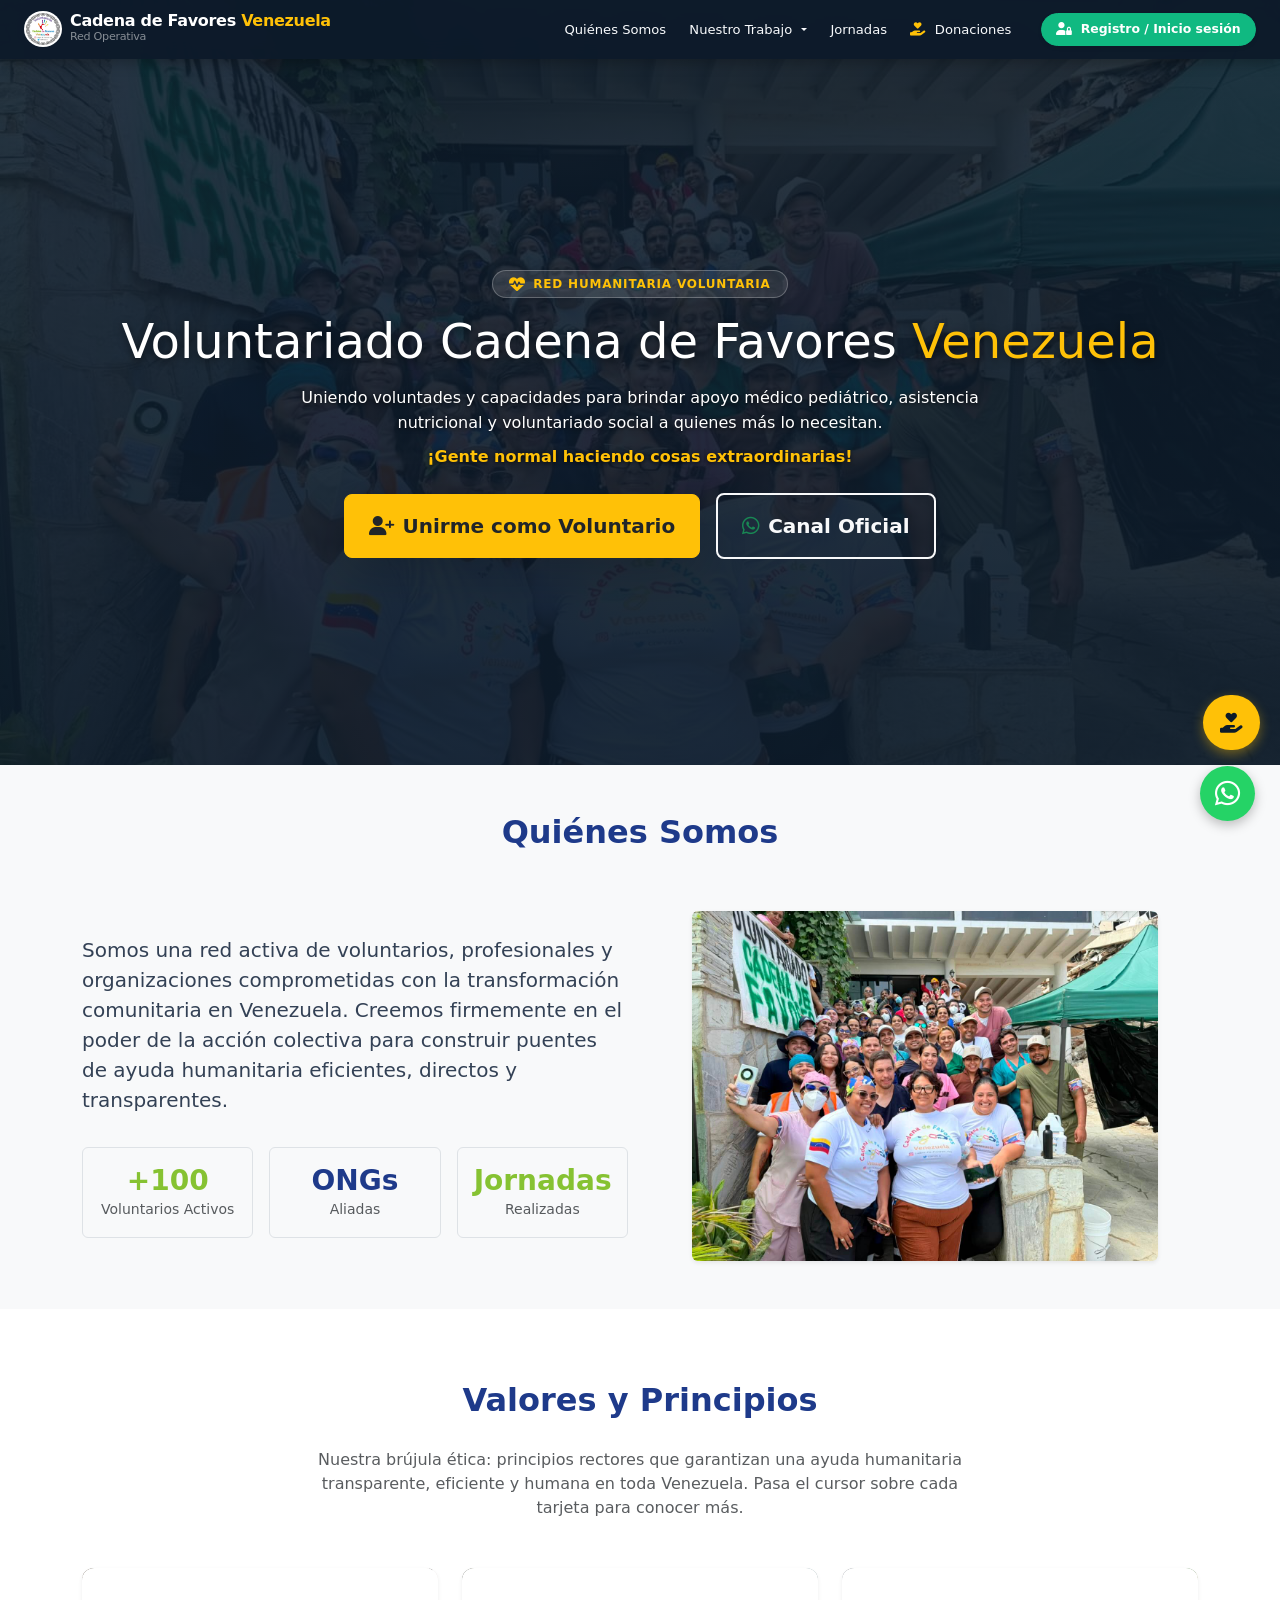
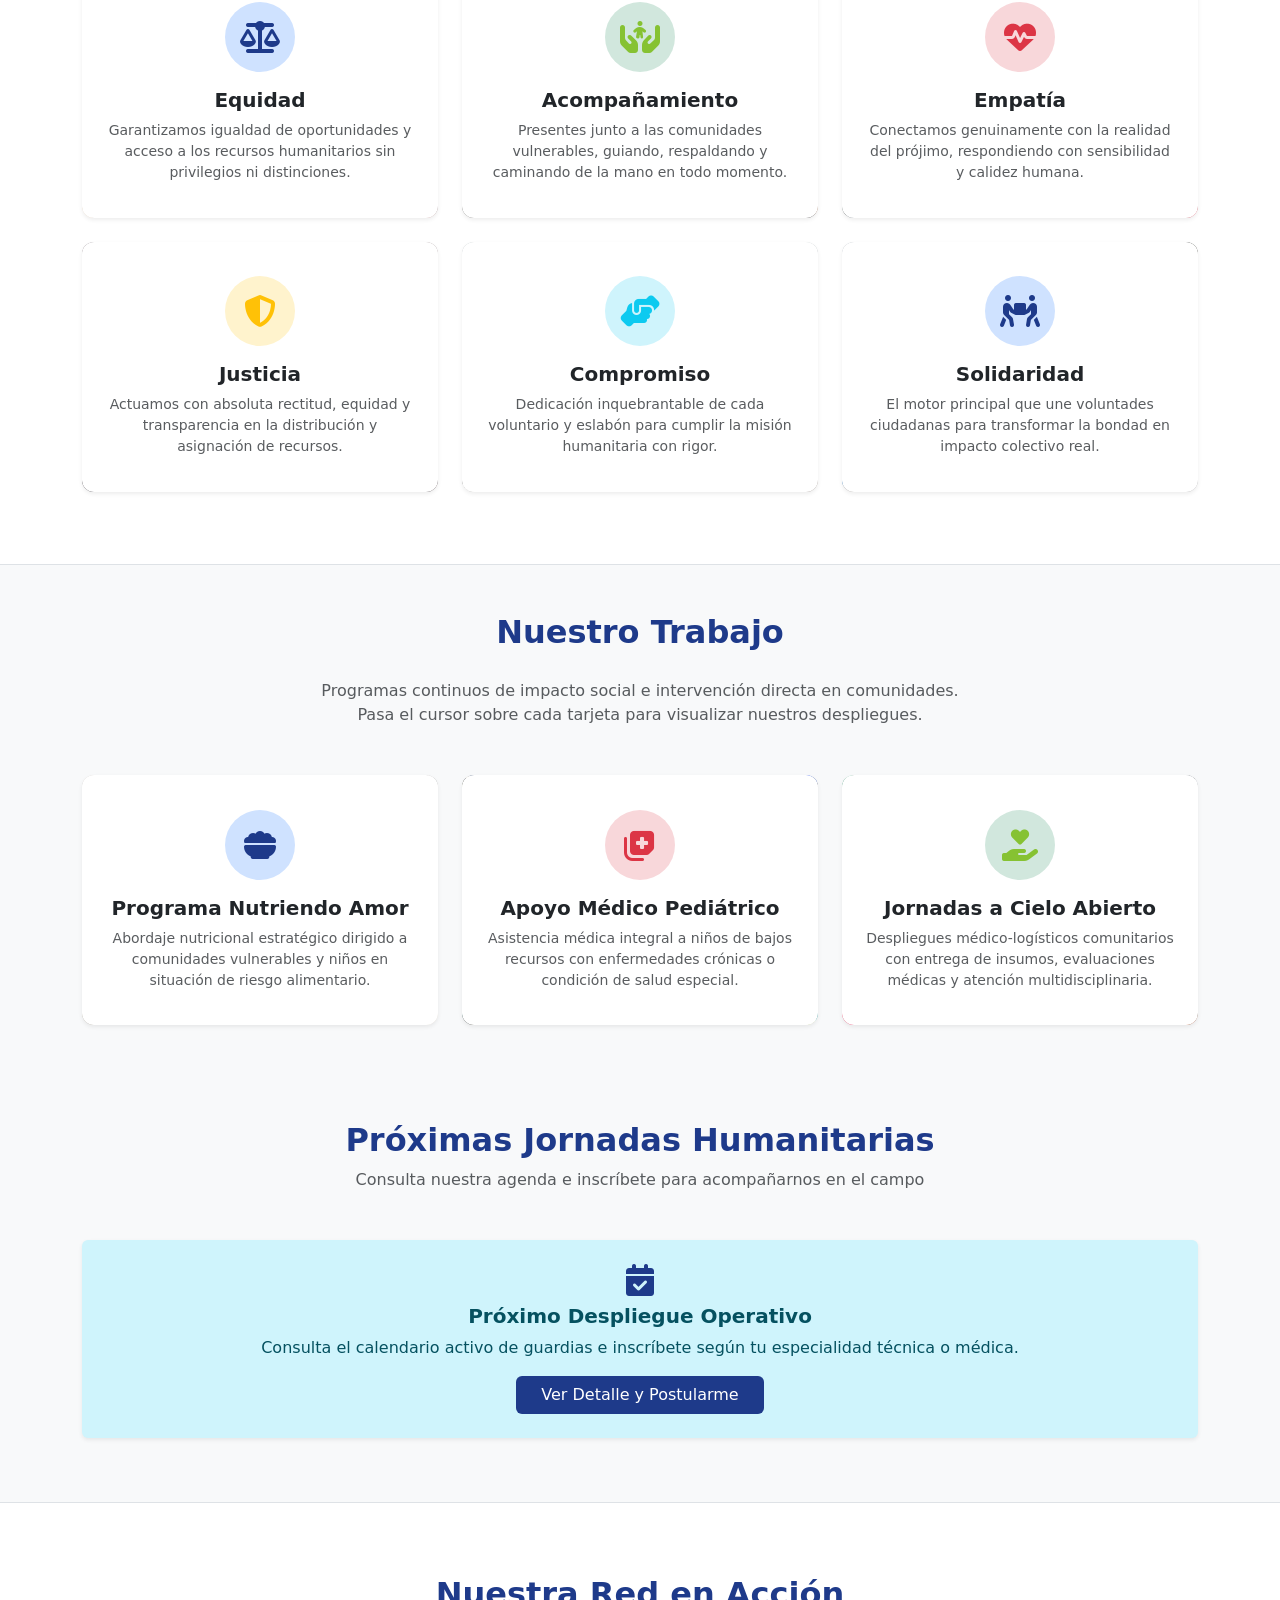
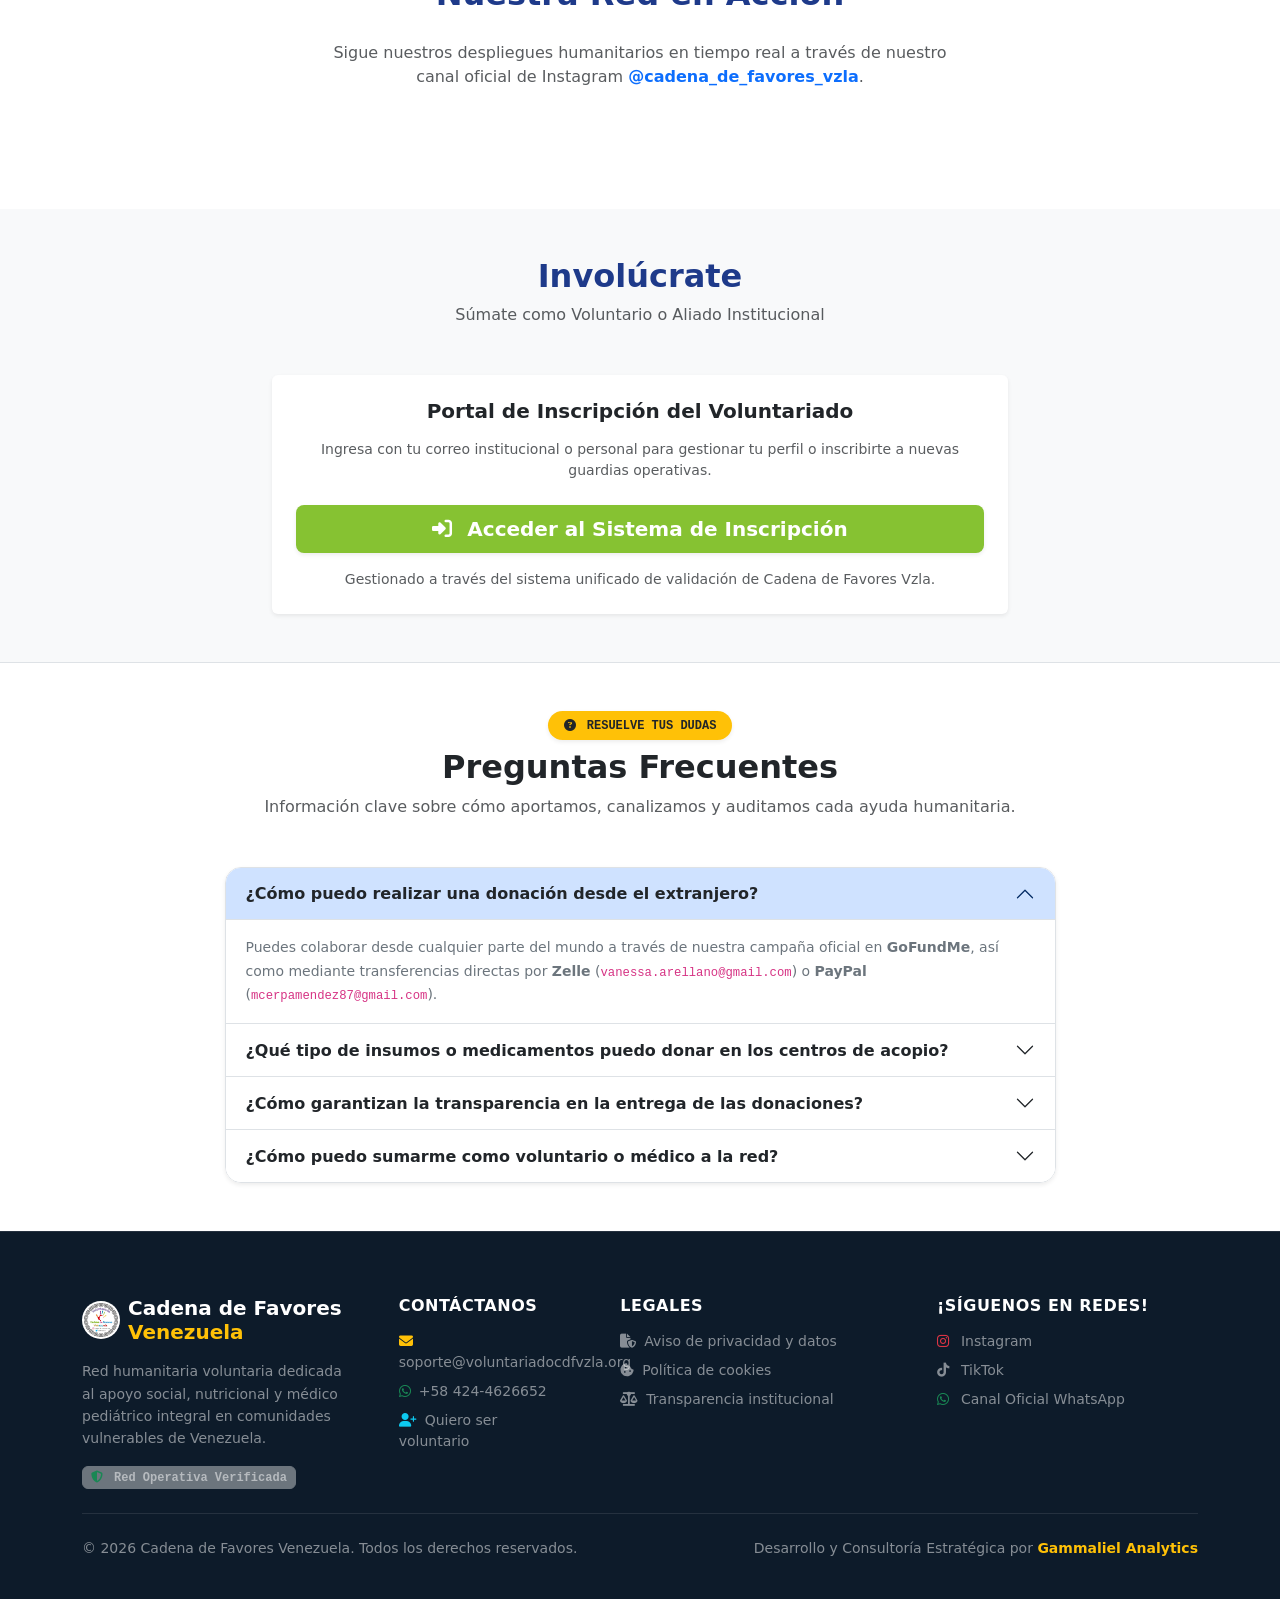
<file: index.html>
<!DOCTYPE html>
<html lang="es">
<head>
  <!-- 1. Configuración Básica -->
  <meta charset="UTF-8">
  <meta name="viewport" content="width=device-width, initial-scale=1.0">
  
  <!-- SEO: Robots y Canonical único -->
  <meta name="robots" content="index, follow, max-image-preview:large, max-snippet:-1, max-video-preview:-1">
  <link rel="canonical" href="https://voluntariadocdfvzla.org/">

  <!-- SEO Principal -->
  <title>Cadena de Favores Venezuela | Voluntariado y Acción Social</title>
  <meta name="description" content="ONG en Venezuela dedicada a programas de apoyo médico pediátrico, asistencia nutricional y voluntariado social. Suma tu voluntad para construir impacto real.">
  <meta name="keywords" content="ONG Venezuela, voluntariado, ayuda humanitaria, Nutriendo Amor, jornadas medicas, acción social, Carabobo">
  <meta name="author" content="Cadena de Favores Venezuela">

  <!-- Open Graph -->
  <meta property="og:type" content="website">
  <meta property="og:url" content="https://voluntariadocdfvzla.org/">
  <meta property="og:title" content="Cadena de Favores Venezuela | Voluntariado y Acción Social">
  <meta property="og:description" content="Red de apoyo médico, nutricional y social. Uniendo voluntades para brindar asistencia a comunidades vulnerables en Venezuela.">
  <meta property="og:image" content="https://voluntariadocdfvzla.org/assets/logo.jpg">

  <!-- Schema.org (Mejorado para IA) -->
  <script type="application/ld+json">
  {
    "@context": "https://schema.org",
    "@type": "NGO",
    "name": "Cadena de Favores Venezuela",
    "url": "https://voluntariadocdfvzla.org/",
    "logo": "https://voluntariadocdfvzla.org/assets/logo.jpg",
    "description": "Organización humanitaria voluntaria dedicada al apoyo social y médico integral en Venezuela.",
    "address": {
      "@type": "PostalAddress",
      "addressLocality": "Valencia",
      "addressRegion": "Carabobo",
      "addressCountry": "VE"
    },
    "sameAs": [
      "https://www.instagram.com/cadena_de_favores_vzla/",
      "https://www.tiktok.com/@cadena_de_favores_vzla/"
    ],
    "areaServed": "Venezuela",
    "knowsAbout": ["Ayuda Humanitaria", "Atención Pediátrica", "Nutrición Comunitaria"]
  }
  </script>

  <!-- Schema.org FAQPage para Rich Snippets en Google -->
  <script type="application/ld+json">
  {
    "@context": "https://schema.org",
    "@type": "FAQPage",
    "mainEntity": [
      {
        "@type": "Question",
        "name": "¿Cómo puedo realizar una donación desde el extranjero?",
        "acceptedAnswer": {
          "@type": "Answer",
          "text": "Puedes colaborar desde el exterior a través de nuestra campaña en GoFundMe, así como por transferencias directas en Zelle (vanessa.arellano@gmail.com) y PayPal (mcerpamendez87@gmail.com)."
        }
      },
      {
        "@type": "Question",
        "name": "¿Qué tipo de insumos o medicamentos puedo donar en los centros de acopio?",
        "acceptedAnswer": {
          "@type": "Answer",
          "text": "Recibimos medicamentos urgentes (antihipertensivos, antibióticos, pediatría), insumos médico-quirúrgicos descartables, alimentos no perecederos y fórmulas infantiles en nuestros centros autorizados en Carabobo."
        }
      },
      {
        "@type": "Question",
        "name": "¿Cómo garantizan la transparencia en la entrega de las donaciones?",
        "acceptedAnswer": {
          "@type": "Answer",
          "text": "Operamos bajo un sistema de trazabilidad digital donde cada donación, inventario y asignación de ayuda queda registrada y verificada por nuestro equipo de coordinación operativa."
        }
      },
      {
        "@type": "Question",
        "name": "¿Cómo puedo postularme como voluntario para las jornadas?",
        "acceptedAnswer": {
          "@type": "Answer",
          "text": "Puedes registrarte directamente en nuestro portal web en la sección 'Registro / Inicio Sesión' seleccionando tu especialidad o área de apoyo en la red."
        }
      }
    ]
  }
  </script>

  <!-- Estilos, Iconos y Animate.css -->
  <link rel="preconnect" href="https://cdn.jsdelivr.net">
  <link rel="preconnect" href="https://cdnjs.cloudflare.com">
  <link rel="stylesheet" href="https://cdn.jsdelivr.net/npm/bootstrap@5.3.0/dist/css/bootstrap.min.css">
  <link rel="stylesheet" href="https://cdnjs.cloudflare.com/ajax/libs/font-awesome/6.4.0/css/all.min.css">
  <link rel="stylesheet" href="https://cdnjs.cloudflare.com/ajax/libs/animate.css/4.1.1/animate.min.css"/>
  <link rel="stylesheet" href="css/styles.css">
</head>
<body class="d-flex flex-column min-vh-100 bg-light">

<!-- ================================================================= -->
<!-- NAVBAR INSTITUCIONAL UNIFICADO Y FLOTANTE                         -->
<!-- ================================================================= -->
<nav class="navbar navbar-expand-lg navbar-dark navbar-institucional fixed-top">
  <div class="container-fluid px-3 px-md-4">
    <a class="navbar-brand d-flex align-items-center gap-2 fw-bold text-warning text-decoration-none brand-link-dinamico" href="/index.html">
      <div id="navAvatarContainer" class="d-none"></div>
      <img src="/assets/logo.png" alt="Logo Cadena de Favores" class="brand-logo" id="navDefaultIcon" style="width: 38px; height: 38px; object-fit: cover;">
      <div class="d-flex flex-column">
        <span class="text-white fs-6 fw-bold lh-1">Cadena de Favores <span class="text-warning">Venezuela</span></span>
        <span class="text-white-50 fw-light" style="font-size: 0.7rem;">Red Operativa</span>
      </div>
    </a>

    <div id="sessionRoleBadgeContainer" class="ms-2 me-auto d-none d-lg-block"></div>

    <button class="navbar-toggler border-0" type="button" data-bs-toggle="collapse" data-bs-target="#navbarMain">
      <span class="navbar-toggler-icon"></span>
    </button>

    <div class="collapse navbar-collapse" id="navbarMain">
      <ul class="navbar-nav ms-auto mb-2 mb-lg-0 gap-1 align-items-center">
        <li class="nav-item"><a class="nav-link fw-semibold" href="/" data-page="index">Quiénes Somos</a></li>
        
        <!-- PESTAÑA NUESTRO TRABAJO CON DESPLEGABLE EN HOVER -->
        <li class="nav-item dropdown nav-item-hover">
          <a class="nav-link fw-semibold dropdown-toggle" href="/trabajo/" id="dropdownTrabajo" role="button" data-bs-toggle="dropdown" aria-expanded="false" data-page="trabajo">
            Nuestro Trabajo
          </a>
          <ul class="dropdown-menu dropdown-menu-dark shadow-lg border-0 rounded-3 mt-0" aria-labelledby="dropdownTrabajo" style="background-color: #0d1b2a;">
            <li>
              <a class="dropdown-item py-2 fw-semibold" href="/trabajo/">
                <i class="fa-solid fa-briefcase text-warning me-2"></i> Ejes e Impacto Social
              </a>
            </li>
            <li><hr class="dropdown-divider border-secondary opacity-25 my-1"></li>
            <li>
              <a class="dropdown-item py-2 small" href="/trabajo/nutriendo-amor/">
                <i class="fa-solid fa-bowl-food text-warning me-2"></i> Nutriendo Amor
              </a>
            </li>
            <li>
              <a class="dropdown-item py-2 small" href="/trabajo/apoyo-hospitalario/">
                <i class="fa-solid fa-hospital text-danger me-2"></i> Apoyo Hospitalario y UCIP
              </a>
            </li>
          </ul>
        </li>

        <li class="nav-item"><a class="nav-link fw-semibold" href="/jornadas/" data-page="jornadas">Jornadas</a></li>
        
        <li class="nav-item nav-item-sesion d-none"><a class="nav-link fw-semibold" href="/perfil/" data-page="perfil"><i class="fa-solid fa-user-circle me-1"></i> Mi Perfil</a></li>
        <li class="nav-item nav-item-sesion d-none" id="navItemCalendario"><a class="nav-link fw-semibold" href="/calendario/" data-page="calendario"><i class="fa-solid fa-calendar-days me-1"></i> Calendario Guardias</a></li>
        <li class="nav-item nav-item-sesion d-none" id="navItemGestionVoluntarios"><a class="nav-link fw-semibold" href="/voluntarios/" data-page="voluntarios"><i class="fa-solid fa-users-gear me-1"></i> Gestión Personal</a></li>
        
        <li class="nav-item"><a class="nav-link fw-semibold" href="/donaciones/" data-page="donaciones"><i class="fa-solid fa-hand-holding-heart me-1 text-warning"></i> Donaciones</a></li>
        
        <li class="nav-item ms-lg-3">
          <!-- Botón Registro / Inicio sesión -->
          <a id="navBtnAuth" class="btn btn-involucrate-nav shadow-sm text-white d-none" href="/auth/">
            <i class="fa-solid fa-user-lock me-1"></i> Registro / Inicio sesión
          </a>

          <!-- Botón Cerrar Sesión Responsivo -->
          <button id="navBtnLogout" class="btn btn-outline-danger btn-sm px-3 w-100 w-lg-auto text-start text-lg-center mt-2 mt-lg-0" onclick="cerrarSesion()">
            <i class="fa-solid fa-right-from-bracket me-1"></i>
            <!-- El texto solo es visible en pantallas pequeñas/móviles y se oculta en escritorio -->
            <span class="d-inline d-lg-none fw-semibold">Cerrar sesión</span>
          </button>
        </li>
      </ul>
    </div>
  </div>
</nav>

<!-- ================================================================= -->
<!-- HERO SECTION: CONTRASTE ALTO & LAYOUT RESPONSIVO MEJORADO         -->
<!-- ================================================================= -->
<header class="hero-landing position-relative overflow-hidden text-white d-flex align-items-center" 
        style="padding-top: 9rem !important; padding-bottom: 5rem !important; min-height: 85vh;">
  
  <div class="container px-3 px-md-4 text-center position-relative" style="z-index: 2;">
    
    <!-- Badge Institucional -->
    <div class="d-inline-flex align-items-center gap-2 bg-white bg-opacity-10 border border-white border-opacity-25 px-3 py-1 rounded-pill mb-3 animate__animated animate__fadeInDown">
      <i class="fa-solid fa-heart-pulse text-warning fs-6"></i>
      <span class="small fw-bold text-warning text-uppercase" style="font-size: 0.75rem; letter-spacing: 0.8px;">
        Red Humanitaria Voluntaria
      </span>
    </div>

    <!-- Título Principal -->
    <h1 class="display-5 display-md-3 fw-extrabold text-white mb-3 text-balance animate__animated animate__fadeInUp" style="line-height: 1.15; text-shadow: 0 2px 8px rgba(0,0,0,0.5);">
      Voluntariado Cadena de Favores <span class="text-warning">Venezuela</span>
    </h1>

    <!-- Párrafo Descriptivo: Texto Blanco Solido con Sombra Textual para Legibilidad Extrema -->
    <p class="lead text-white fs-6 fs-md-5 fw-normal mb-4 mx-auto animate__animated animate__fadeInUp" style="max-width: 760px; line-height: 1.6; text-shadow: 0 1px 4px rgba(0,0,0,0.8); opacity: 0.95;">
      Uniendo voluntades y capacidades para brindar apoyo médico pediátrico, asistencia nutricional y voluntariado social a quienes más lo necesitan. 
      <strong class="text-warning d-block mt-2 fs-6 fw-bold">¡Gente normal haciendo cosas extraordinarias!</strong>
    </p>

    <!-- Botones de Acción: Ancho Flexible sin compresión en Escritorio -->
    <div class="d-flex flex-column flex-sm-row justify-content-center align-items-center gap-3 w-100 mx-auto animate__animated animate__fadeInUp" style="max-width: 580px;">
      
      <a href="auth/index.html" 
         class="btn btn-warning btn-lg w-100 w-sm-auto px-4 py-3 fw-bold text-dark shadow-lg d-flex align-items-center justify-content-center gap-2 rounded-3 text-nowrap btn-redirigir-calendario"
         onclick="gestionarRedireccionCalendario(event)">
        <i class="fa-solid fa-user-plus fs-5"></i>
        <span>Unirme como Voluntario</span>
      </a>

      <a href="https://whatsapp.com/channel/0029Vb8GH9DCMY0NIQywzo14" 
         target="_blank" 
         rel="noopener noreferrer" 
         class="btn btn-outline-light btn-lg w-100 w-sm-auto px-4 py-3 fw-bold d-flex align-items-center justify-content-center gap-2 rounded-3 border-2 text-nowrap">
        <i class="fa-brands fa-whatsapp text-success fs-5"></i>
        <span>Canal Oficial</span>
      </a>

    </div>

  </div>
</header>

<!-- QUIÉNES SOMOS -->
<section id="quienes-somos" class="py-5">
  <div class="container">
    <div class="text-center mb-5">
      <h2 class="fw-bold text-brand">Quiénes Somos</h2>
      <div class="divider bg-accent mx-auto" aria-hidden="true"></div>
    </div>
    <div class="row g-4 align-items-center">
      <div class="col-md-6">
        <p class="fs-5">Somos una red activa de voluntarios, profesionales y organizaciones comprometidas con la transformación comunitaria en Venezuela. Creemos firmemente en el poder de la acción colectiva para construir puentes de ayuda humanitaria eficientes, directos y transparentes.</p>
        <div class="row text-center g-3 mt-3">
          <div class="col-4">
            <div class="p-3 border rounded bg-light">
              <p class="h3 fw-bold text-accent mb-0">+100</p>
              <small class="text-muted">Voluntarios Activos</small>
            </div>
          </div>
          <div class="col-4">
            <div class="p-3 border rounded bg-light">
              <p class="h3 fw-bold text-brand mb-0">ONGs</p>
              <small class="text-muted">Aliadas</small>
            </div>
          </div>
          <div class="col-4">
            <div class="p-3 border rounded bg-light">
              <p class="h3 fw-bold text-accent mb-0">Jornadas</p>
              <small class="text-muted">Realizadas</small>
            </div>
          </div>
        </div>
      </div>
      <div class="col-md-6 text-center">
        <img src="assets/banner01.jpeg" alt="Voluntarios de Cadena de Favores Venezuela en jornada comunitaria" class="img-fluid rounded shadow-sm" style="max-height: 350px;" loading="lazy">
      </div>
    </div>
  </div>
</section>

<!-- ================================================================= -->
<!-- SECCIÓN: VALORES Y PRINCIPIOS                                     -->
<!-- ================================================================= -->
<section class="py-5 bg-white border-bottom">
  <div class="container py-4">
    
    <div class="text-center mb-5 animate__animated animate__fadeIn">
      <h2 class="fw-bold text-brand">Valores y Principios</h2>
      <div class="divider bg-accent mx-auto mb-3" aria-hidden="true"></div>
      <p class="text-muted mx-auto" style="max-width: 650px;">
        Nuestra brújula ética: principios rectores que garantizan una ayuda humanitaria transparente, eficiente y humana en toda Venezuela. Pasa el cursor sobre cada tarjeta para conocer más.
      </p>
    </div>

    <div class="row g-4">
      
      <!-- Valor 1: Equidad -->
      <div class="col-12 col-md-4">
        <article class="card h-100 border-0 shadow-sm card-valor-hover" style="background-image: url('assets/equidad.jpeg');">
          <div class="card-body card-body-content p-4 text-center">
            <div class="icon-box bg-primary-subtle text-brand mb-3 mx-auto" aria-hidden="true">
              <i class="fa-solid fa-scale-balanced fa-2x"></i>
            </div>
            <h3 class="h5 fw-bold">Equidad</h3>
            <p class="text-muted small mb-0">Garantizamos igualdad de oportunidades y acceso a los recursos humanitarios sin privilegios ni distinciones.</p>
          </div>
        </article>
      </div>

      <!-- Valor 2: Acompañamiento -->
      <div class="col-12 col-md-4">
        <article class="card h-100 border-0 shadow-sm card-valor-hover" style="background-image: url('assets/acompanamiento.jpeg');">
          <div class="card-body card-body-content p-4 text-center">
            <div class="icon-box bg-success-subtle text-accent mb-3 mx-auto" aria-hidden="true">
              <i class="fa-solid fa-hands-holding-child fa-2x"></i>
            </div>
            <h3 class="h5 fw-bold">Acompañamiento</h3>
            <p class="text-muted small mb-0">Presentes junto a las comunidades vulnerables, guiando, respaldando y caminando de la mano en todo momento.</p>
          </div>
        </article>
      </div>

      <!-- Valor 3: Empatía -->
      <div class="col-12 col-md-4">
        <article class="card h-100 border-0 shadow-sm card-valor-hover" style="background-image: url('assets/empatia.jpeg');">
          <div class="card-body card-body-content p-4 text-center">
            <div class="icon-box bg-danger-subtle text-danger mb-3 mx-auto" aria-hidden="true">
              <i class="fa-solid fa-heart-pulse fa-2x"></i>
            </div>
            <h3 class="h5 fw-bold">Empatía</h3>
            <p class="text-muted small mb-0">Conectamos genuinamente con la realidad del prójimo, respondiendo con sensibilidad y calidez humana.</p>
          </div>
        </article>
      </div>

      <!-- Valor 4: Justicia -->
      <div class="col-12 col-md-4">
        <article class="card h-100 border-0 shadow-sm card-valor-hover" style="background-image: url('assets/justicia.jpeg');">
          <div class="card-body card-body-content p-4 text-center">
            <div class="icon-box bg-warning-subtle text-warning mb-3 mx-auto" aria-hidden="true">
              <i class="fa-solid fa-shield-halved fa-2x"></i>
            </div>
            <h3 class="h5 fw-bold">Justicia</h3>
            <p class="text-muted small mb-0">Actuamos con absoluta rectitud, equidad y transparencia en la distribución y asignación de recursos.</p>
          </div>
        </article>
      </div>

      <!-- Valor 5: Compromiso -->
      <div class="col-12 col-md-4">
        <article class="card h-100 border-0 shadow-sm card-valor-hover" style="background-image: url('assets/compromiso.jpeg');">
          <div class="card-body card-body-content p-4 text-center">
            <div class="icon-box bg-info-subtle text-info mb-3 mx-auto" aria-hidden="true">
              <i class="fa-solid fa-handshake-angle fa-2x"></i>
            </div>
            <h3 class="h5 fw-bold">Compromiso</h3>
            <p class="text-muted small mb-0">Dedicación inquebrantable de cada voluntario y eslabón para cumplir la misión humanitaria con rigor.</p>
          </div>
        </article>
      </div>

      <!-- Valor 6: Solidaridad -->
      <div class="col-12 col-md-4">
        <article class="card h-100 border-0 shadow-sm card-valor-hover" style="background-image: url('assets/solidaridad.jpeg');">
          <div class="card-body card-body-content p-4 text-center">
            <div class="icon-box bg-primary-subtle text-brand mb-3 mx-auto" aria-hidden="true">
              <i class="fa-solid fa-people-carry-box fa-2x"></i>
            </div>
            <h3 class="h5 fw-bold">Solidaridad</h3>
            <p class="text-muted small mb-0">El motor principal que une voluntades ciudadanas para transformar la bondad en impacto colectivo real.</p>
          </div>
        </article>
      </div>

    </div>
  </div>
</section>

<!-- NUESTRO TRABAJO -->
<section id="nuestro-trabajo" class="py-5 bg-light">
  <div class="container">
    <div class="text-center mb-5 animate__animated animate__fadeIn">
      <h2 class="fw-bold text-brand">Nuestro Trabajo</h2>
      <div class="divider bg-accent mx-auto mb-3" aria-hidden="true"></div>
      <p class="text-muted" style="max-width: 650px; margin: 0 auto;">Programas continuos de impacto social e intervención directa en comunidades. Pasa el cursor sobre cada tarjeta para visualizar nuestros despliegues.</p>
    </div>
    
    <div class="row g-4">
      
      <!-- Programa 1: Nutriendo Amor -->
      <div class="col-12 col-md-4">
        <article class="card h-100 border-0 shadow-sm card-trabajo-hover" style="background-image: url('assets/nutriendo-amor.jpeg');">
          <div class="card-body card-body-content p-4 text-center">
            <div class="icon-box bg-primary-subtle text-brand mb-3 mx-auto" aria-hidden="true">
              <i class="fa-solid fa-bowl-food fa-2x"></i>
            </div>
            <h3 class="h5 fw-bold">Programa Nutriendo Amor</h3>
            <p class="text-muted small mb-0">Abordaje nutricional estratégico dirigido a comunidades vulnerables y niños en situación de riesgo alimentario.</p>
          </div>
        </article>
      </div>

      <!-- Programa 2: Apoyo Médico Pediátrico -->
      <div class="col-12 col-md-4">
        <article class="card h-100 border-0 shadow-sm card-trabajo-hover" style="background-image: url('assets/apoyo-medico.jpeg');">
          <div class="card-body card-body-content p-4 text-center">
            <div class="icon-box bg-danger-subtle text-danger mb-3 mx-auto" aria-hidden="true">
              <i class="fa-solid fa-notes-medical fa-2x"></i>
            </div>
            <h3 class="h5 fw-bold">Apoyo Médico Pediátrico</h3>
            <p class="text-muted small mb-0">Asistencia médica integral a niños de bajos recursos con enfermedades crónicas o condición de salud especial.</p>
          </div>
        </article>
      </div>

      <!-- Programa 3: Jornadas a Cielo Abierto -->
      <div class="col-12 col-md-4">
        <article class="card h-100 border-0 shadow-sm card-trabajo-hover" style="background-image: url('assets/jornadas-abierto.jpeg');">
          <div class="card-body card-body-content p-4 text-center">
            <div class="icon-box bg-success-subtle text-accent mb-3 mx-auto" aria-hidden="true">
              <i class="fa-solid fa-hand-holding-heart fa-2x"></i>
            </div>
            <h3 class="h5 fw-bold">Jornadas a Cielo Abierto</h3>
            <p class="text-muted small mb-0">Despliegues médico-logísticos comunitarios con entrega de insumos, evaluaciones médicas y atención multidisciplinaria.</p>
          </div>
        </article>
      </div>

    </div>
  </div>
</section>

<!-- JORNADAS -->
<section id="jornadas" class="py-5">
  <div class="container">
    <div class="text-center mb-5">
      <h2 class="fw-bold text-brand">Próximas Jornadas Humanitarias</h2>
      <p class="text-muted">Consulta nuestra agenda e inscríbete para acompañarnos en el campo</p>
    </div>
    <div class="alert alert-info text-center border-0 shadow-sm p-4">
      <i class="fa-solid fa-calendar-check fa-2x mb-2 text-brand" aria-hidden="true"></i>
      <h3 class="h5 fw-bold">Próximo Despliegue Operativo</h3>
      <p class="mb-3">Consulta el calendario activo de guardias e inscríbete según tu especialidad técnica o médica.</p>
      <a href="jornadas/" class="btn btn-brand px-4">Ver Detalle y Postularme</a>
    </div>
  </div>
</section>

<!-- GALERÍA SOCIAL -->
<section class="py-5 bg-white border-top">
  <div class="container py-4">
    <div class="text-center mb-5 animate__animated animate__fadeIn">
      <h2 class="fw-bold text-brand">Nuestra Red en Acción</h2>
      <div class="divider bg-accent mx-auto mb-3" aria-hidden="true"></div>
      <p class="text-muted mx-auto" style="max-width: 650px;">
        Sigue nuestros despliegues humanitarios en tiempo real a través de nuestro canal oficial de Instagram <a href="https://www.instagram.com/cadena_de_favores_vzla/" target="_blank" rel="noopener noreferrer" class="text-decoration-none fw-bold text-primary">@cadena_de_favores_vzla</a>.
      </p>
    </div>

    <div class="row justify-content-center">
      <div class="col-12">
        <script src="https://elfsightcdn.com/platform.js" async></script>
        <div class="elfsight-app-6e79d874-a1ce-4d2e-b7ef-df7ce97403c3" data-elfsight-app-lazy></div>
      </div>
    </div>
  </div>
</section>

<!-- INVOLÚCRATE -->
<section id="involucrate" class="py-5 bg-light">
  <div class="container">
    <div class="text-center mb-5">
      <h2 class="fw-bold text-brand">Involúcrate</h2>
      <p class="text-muted">Súmate como Voluntario o Aliado Institucional</p>
    </div>
    <div class="row justify-content-center">
      <div class="col-md-8">
        <div class="card border-0 shadow-sm p-4 text-center">
          <h3 class="h5 fw-bold mb-3">Portal de Inscripción del Voluntariado</h3>
          <p class="small text-muted mb-4">Ingresa con tu correo institucional o personal para gestionar tu perfil o inscribirte a nuevas guardias operativas.</p>

          <div>
            <a href="#" 
               class="btn btn-accent btn-lg w-100 fw-bold shadow-sm mb-3 btn-redirigir-calendario" 
               onclick="gestionarRedireccionCalendario(event)">
              <i class="fa-solid fa-right-to-bracket me-2" aria-hidden="true"></i>
              Acceder al Sistema de Inscripción
            </a>
            <small class="text-muted d-block">Gestionado a través del sistema unificado de validación de Cadena de Favores Vzla.</small>
          </div>
        </div>
      </div>
    </div>
  </div>
</section>

<!-- SECCIÓN DE PREGUNTAS FRECUENTES -->
<section class="py-5 bg-white border-top">
  <div class="container">
    <div class="text-center mb-5">
      <span class="badge bg-warning text-dark font-monospace px-3 py-2 rounded-pill mb-2 fw-bold text-uppercase shadow-sm">
        <i class="fa-solid fa-circle-question me-1"></i> Resuelve tus dudas
      </span>
      <h2 class="fw-bold text-dark">Preguntas Frecuentes</h2>
      <p class="text-muted">Información clave sobre cómo aportamos, canalizamos y auditamos cada ayuda humanitaria.</p>
    </div>

    <div class="row justify-content-center">
      <div class="col-12 col-lg-9">
        <div class="accordion accordion-flush shadow-sm rounded-4 border overflow-hidden" id="faqAccordion">
          
          <div class="accordion-item border-bottom">
            <h3 class="accordion-header" id="faqHeading1">
              <button class="accordion-button fw-bold text-dark py-3" type="button" data-bs-toggle="collapse" data-bs-target="#faqCollapse1" aria-expanded="true" aria-controls="faqCollapse1">
                ¿Cómo puedo realizar una donación desde el extranjero?
              </button>
            </h3>
            <div id="faqCollapse1" class="accordion-collapse collapse show" aria-labelledby="faqHeading1" data-bs-parent="#faqAccordion">
              <div class="accordion-body text-secondary small" style="line-height: 1.7;">
                Puedes colaborar desde cualquier parte del mundo a través de nuestra campaña oficial en <strong>GoFundMe</strong>, así como mediante transferencias directas por <strong>Zelle</strong> (<code>vanessa.arellano@gmail.com</code>) o <strong>PayPal</strong> (<code>mcerpamendez87@gmail.com</code>).
              </div>
            </div>
          </div>

          <div class="accordion-item border-bottom">
            <h3 class="accordion-header" id="faqHeading2">
              <button class="accordion-button collapsed fw-bold text-dark py-3" type="button" data-bs-toggle="collapse" data-bs-target="#faqCollapse2" aria-expanded="false" aria-controls="faqCollapse2">
                ¿Qué tipo de insumos o medicamentos puedo donar en los centros de acopio?
              </button>
            </h3>
            <div id="faqCollapse2" class="accordion-collapse collapse" aria-labelledby="faqHeading2" data-bs-parent="#faqAccordion">
              <div class="accordion-body text-secondary small" style="line-height: 1.7;">
                Recibimos medicamentos esenciales (antibióticos, pediatría, analgésicos), insumos médico-quirúrgicos descartables (inyectadoras, suturas, compresas), alimentos proteicos no perecederos y artículos de primera necesidad en nuestros centros de acopio autorizados en Valencia, Guacara y Los Guayos.
              </div>
            </div>
          </div>

          <div class="accordion-item border-bottom">
            <h3 class="accordion-header" id="faqHeading3">
              <button class="accordion-button collapsed fw-bold text-dark py-3" type="button" data-bs-toggle="collapse" data-bs-target="#faqCollapse3" aria-expanded="false" aria-controls="faqCollapse3">
                ¿Cómo garantizan la transparencia en la entrega de las donaciones?
              </button>
            </h3>
            <div id="faqCollapse3" class="accordion-collapse collapse" aria-labelledby="faqHeading3" data-bs-parent="#faqAccordion">
              <div class="accordion-body text-secondary small" style="line-height: 1.7;">
                Mantenemos un estricto protocolo de trazabilidad digital. Cada insumo o fondo recibido es catalogado en nuestro sistema centralizado y asignado directamente a expedientes médicos o bolsas de apoyo semanal (como en el programa <em>Nutriendo Amor</em>), reportando periódicamente el impacto real en campo.
              </div>
            </div>
          </div>

          <div class="accordion-item">
            <h3 class="accordion-header" id="faqHeading4">
              <button class="accordion-button collapsed fw-bold text-dark py-3" type="button" data-bs-toggle="collapse" data-bs-target="#faqCollapse4" aria-expanded="false" aria-controls="faqCollapse4">
                ¿Cómo puedo sumarme como voluntario o médico a la red?
              </button>
            </h3>
            <div id="faqCollapse4" class="accordion-collapse collapse" aria-labelledby="faqHeading4" data-bs-parent="#faqAccordion">
              <div class="accordion-body text-secondary small" style="line-height: 1.7;">
                Ingresa al botón <strong>Registro / Inicio sesión</strong> en el menú superior para crear tu perfil operativo. Nuestro equipo validará tus datos para asignarte a las guardias, jornadas sanitarias o logística según tu disponibilidad y especialidad.
              </div>
            </div>
          </div>

        </div>
      </div>
    </div>
  </div>
</section>

<!-- ================================================================= -->
<!-- FOOTER INSTITUCIONAL REDISEÑADO Y APILADO EN MÓVIL                -->
<!-- ================================================================= -->
<footer class="bg-dark text-white pt-5 pb-4 mt-auto border-top border-secondary border-opacity-25" style="background-color: #0d1b2a !important;">
  <div class="container py-3">
    <div class="row g-4 text-center text-md-start justify-content-between">
      
      <!-- Columna 1: Marca e Identidad -->
      <div class="col-12 col-md-3 d-flex flex-column align-items-center align-items-md-start">
        <div class="d-flex align-items-center gap-2 mb-3">
          <img src="assets/logo.png" alt="Logo Cadena de Favores" class="brand-logo" style="width: 38px; height: 38px; object-fit: cover;">
          <span class="h5 fw-bold text-white mb-0">Cadena de Favores <span class="text-warning">Venezuela</span></span>
        </div>
        <p class="small text-white-50 mb-3" style="line-height: 1.6; max-width: 320px;">
          Red humanitaria voluntaria dedicada al apoyo social, nutricional y médico pediátrico integral en comunidades vulnerables de Venezuela.
        </p>
        <span class="badge bg-secondary text-white-50 font-monospace border border-secondary" style="font-size: 0.75rem;">
          <i class="fa-solid fa-shield-halved text-success me-1"></i> Red Operativa Verificada
        </span>
      </div>

      <!-- Columna 2: Contacto y Enlaces Formales -->
      <div class="col-12 col-md-2">
        <p class="h6 fw-bold text-white mb-3 text-uppercase tracking-wider" style="letter-spacing: 0.5px;">Contáctanos</p>
        <ul class="list-unstyled small d-flex flex-column gap-2 align-items-center align-items-md-start mb-0">
          <li><a href="mailto:soporte@voluntariadocdfvzla.org" class="text-white-50 text-decoration-none hover-warning"><i class="fa-solid fa-envelope me-2 text-warning"></i>soporte@voluntariadocdfvzla.org</a></li>
          <li>
            <a id="linkWhatsappFooter" target="_blank" rel="noopener noreferrer" class="text-white-50 text-decoration-none hover-warning">
              <i class="fa-brands fa-whatsapp me-2 text-success"></i>+58 424-4626652
            </a>
          </li>
          <li><a href="auth/" class="text-white-50 text-decoration-none hover-warning"><i class="fa-solid fa-user-plus me-2 text-info"></i>Quiero ser voluntario</a></li>
        </ul>
      </div>

      <!-- Columna 3: Legales -->
      <div class="col-12 col-md-3">
        <p class="h6 fw-bold text-white mb-3 text-uppercase tracking-wider" style="letter-spacing: 0.5px;">Legales</p>
        <ul class="list-unstyled small d-flex flex-column gap-2 align-items-center align-items-md-start mb-0">
          <li><a href="#" data-bs-toggle="modal" data-bs-target="#modalPoliticasGlobal" class="text-white-50 text-decoration-none hover-warning"><i class="fa-solid fa-file-shield me-2"></i>Aviso de privacidad y datos</a></li>
          <li><a href="#" data-bs-toggle="modal" data-bs-target="#modalPoliticasGlobal" class="text-white-50 text-decoration-none hover-warning"><i class="fa-solid fa-cookie-bite me-2"></i>Política de cookies</a></li>
          <li><a href="politicas.html" target="_blank" class="text-white-50 text-decoration-none hover-warning"><i class="fa-solid fa-scale-balanced me-2"></i>Transparencia institucional</a></li>
        </ul>
      </div>

      <!-- Columna 4: Redes Sociales -->
      <div class="col-12 col-md-3">
        <p class="h6 fw-bold text-white mb-3 text-uppercase tracking-wider" style="letter-spacing: 0.5px;">¡Síguenos en redes!</p>
        <ul class="list-unstyled small d-flex flex-column gap-2 align-items-center align-items-md-start mb-0">
          <li><a href="https://www.instagram.com/cadena_de_favores_vzla/" target="_blank" rel="noopener noreferrer" class="text-white-50 text-decoration-none hover-warning"><i class="fa-brands fa-instagram me-2 text-danger" style="width: 16px;"></i>Instagram</a></li>
          <li><a href="https://www.tiktok.com/@cadena_de_favores_vzla/" target="_blank" rel="noopener noreferrer" class="text-white-50 text-decoration-none hover-warning"><i class="fa-brands fa-tiktok me-2" style="width: 16px;"></i>TikTok</a></li>
          <li><a href="https://whatsapp.com/channel/0029Vb8GH9DCMY0NIQywzo14" target="_blank" rel="noopener noreferrer" class="text-white-50 text-decoration-none hover-warning"><i class="fa-brands fa-whatsapp me-2 text-success" style="width: 16px;"></i>Canal Oficial WhatsApp</a></li>
        </ul>
      </div>

    </div>

    <hr class="border-secondary my-4 opacity-25">

    <div class="row align-items-center justify-content-between gy-3 text-center text-md-start">
      <div class="col-12 col-md-6 text-white-50 small">
        <p class="mb-0">&copy; 2026 Cadena de Favores Venezuela. Todos los derechos reservados.</p>
      </div>
      <div class="col-12 col-md-6 text-md-end text-white-50 small">
        <p class="mb-0">Desarrollo y Consultoría Estratégica por <a href="https://gammalielanalytics.com/" target="_blank" rel="noopener noreferrer" class="text-warning text-decoration-none fw-semibold">Gammaliel Analytics</a></p>
      </div>
    </div>
  </div>
</footer>

<!-- MODAL GLOBAL DE POLÍTICAS Y PRIVACIDAD -->
<div class="modal fade" id="modalPoliticasGlobal" tabindex="-1" aria-labelledby="modalPoliticasLabel" aria-hidden="true">
  <div class="modal-dialog modal-xl modal-dialog-scrollable">
    <div class="modal-content border-0 shadow-lg">
      <div class="modal-header bg-dark text-white border-bottom border-secondary">
        <h5 class="modal-title" id="modalPoliticasLabel">
          <i class="fa-solid fa-shield-halved text-success me-2"></i> Marco Legal, Términos y Tratamiento de Datos
        </h5>
        <button type="button" class="btn-close btn-close-white" data-bs-dismiss="modal" aria-label="Cerrar"></button>
      </div>
      <div class="modal-body p-0" style="height: 75vh;">
        <iframe src="politicas.html" style="width: 100%; height: 100%; border: none;" title="Vista de Políticas de Privacidad"></iframe>
      </div>
      <div class="modal-footer bg-light border-top">
        <a href="politicas.html" target="_blank" class="btn btn-outline-primary btn-sm me-auto">
          <i class="fa-solid fa-arrow-up-right-from-square me-1"></i> Abrir en Pestaña Nueva
        </a>
        <button type="button" class="btn btn-secondary btn-sm px-4 fw-bold" data-bs-dismiss="modal">Entendido y Cerrar</button>
      </div>
    </div>
  </div>
</div>

<!-- CONTENEDOR DE BOTONES FLOTANTES -->
<div class="floating-buttons-container">
  <a href="/donaciones/" class="btn-float-donar pulse-animation animate__animated animate__fadeInUp" title="Haz tu donación">
    <i class="fa-solid fa-hand-holding-heart fs-5"></i>
    <span class="btn-text">Donaciones</span>
  </a>

  <a id="btnWhatsappFlotante" target="_blank" rel="noopener noreferrer" class="btn-float-whatsapp animate__animated animate__fadeInUp" style="bottom: 85px;" title="Soporte y Atención por WhatsApp">
    <i class="fa-brands fa-whatsapp"></i>
  </a>

  <button id="btnScrollTop" class="btn-float-top" onclick="irArriba()" title="Volver arriba">
    <i class="fa-solid fa-chevron-up"></i>
  </button>
</div>

<!-- DEPENDENCIAS JS -->
<script src="https://cdn.jsdelivr.net/npm/bootstrap@5.3.0/dist/js/bootstrap.bundle.min.js"></script>
<script src="js/config.js?v=2026.08.30.001"></script>
<script src="js/auth.js?v=2026.08.30.001"></script>

<!-- CONTROLADORES JS LOCALES -->
<script>
  document.addEventListener("DOMContentLoaded", function() {
    if (typeof sincronizarHeaderGlobal === 'function') {
      sincronizarHeaderGlobal();
    }

    const btnFlotante = document.getElementById('btnWhatsappFlotante');
    if (btnFlotante && typeof obtenerEnlaceWhatsApp === 'function') {
      btnFlotante.href = obtenerEnlaceWhatsApp('flotante');
    }

    const linkFooter = document.getElementById('linkWhatsappFooter');
    if (linkFooter && typeof obtenerEnlaceWhatsApp === 'function') {
      linkFooter.href = obtenerEnlaceWhatsApp('footer');
    }
  });

  window.addEventListener('scroll', function() {
    const btnTop = document.getElementById('btnScrollTop');
    if (btnTop) {
      if (window.scrollY > 300) {
        btnTop.classList.add('show');
      } else {
        btnTop.classList.remove('show');
      }
    }
  });

  function irArriba() {
    window.scrollTo({
      top: 0,
      behavior: 'smooth'
    });
  }

  function gestionarRedireccionCalendario(e) {
    e.preventDefault();
    const usuario = window.sesionUsuario || JSON.parse(sessionStorage.getItem('userProfile') || '{}');
    if (usuario && usuario.email) {
      window.location.href = 'calendario/index.html';
    } else {
      window.location.href = 'auth/index.html';
    }
  }
</script>

</body>
</html>
</file>
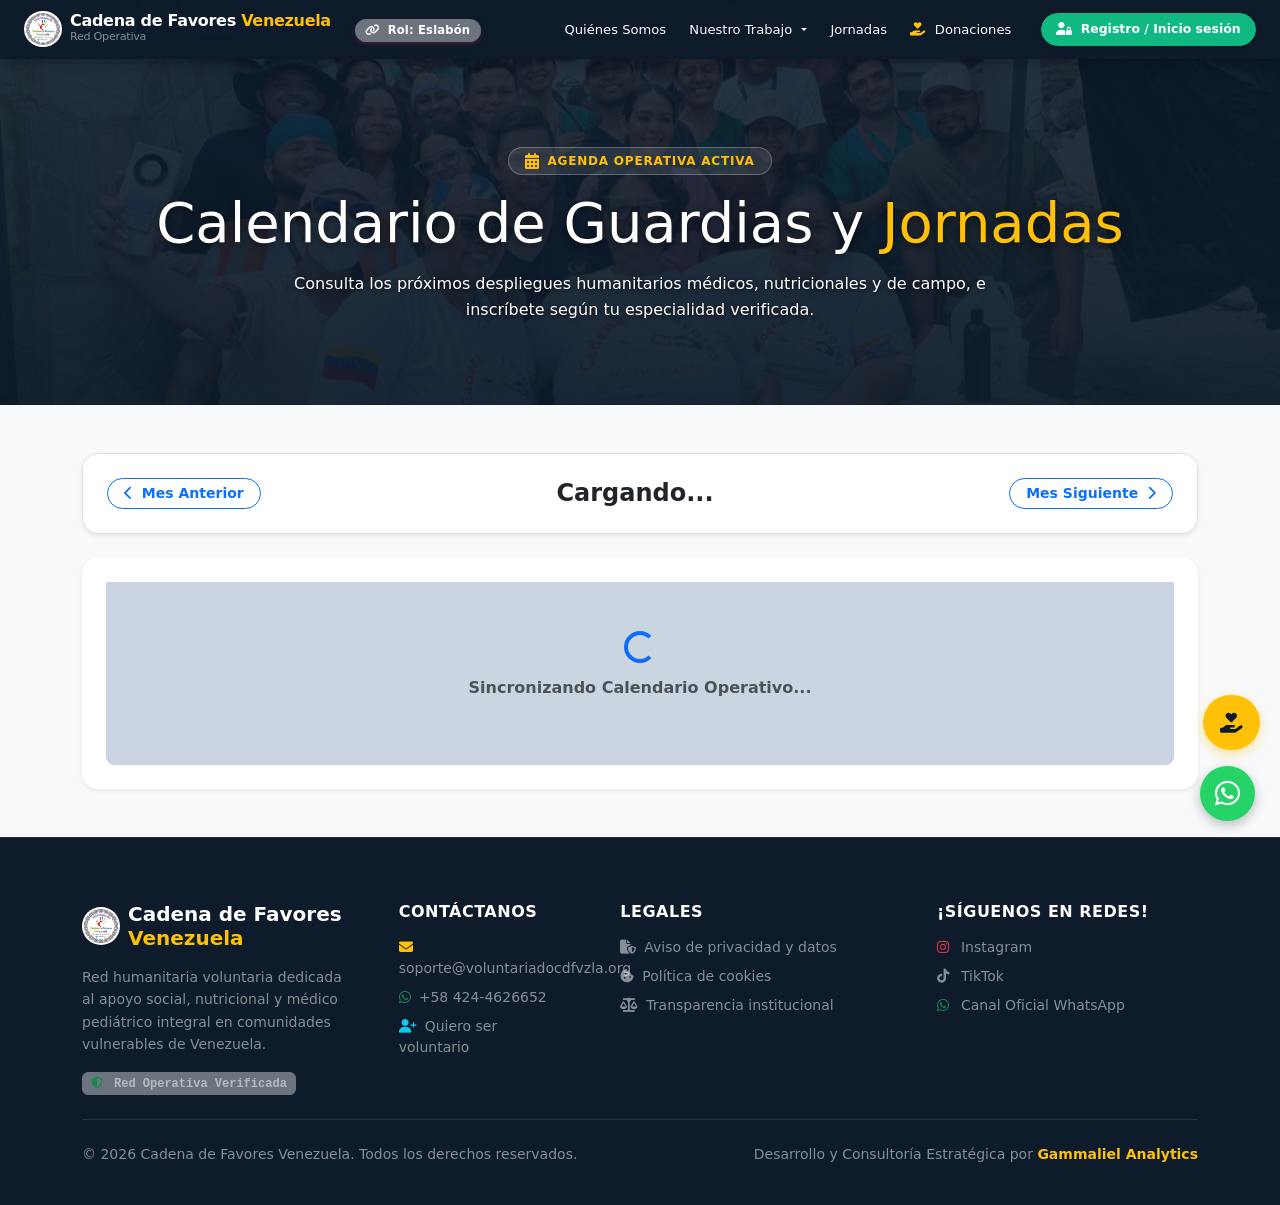
<file: calendario/index.html>
<!DOCTYPE html>
<html lang="es">
<head>
  <!-- 1. Configuración Básica -->
  <meta charset="UTF-8">
  <meta name="viewport" content="width=device-width, initial-scale=1.0">
  
  <!-- SEO: Control de Indexación y Canónico -->
  <meta name="robots" content="index, follow, max-image-preview:large">
  <link rel="canonical" href="https://voluntariadocdfvzla.org/calendario/" />

  <!-- SEO Principal -->
  <title>Calendario de Guardias y Jornadas Humanitarias - Cadena de Favores Venezuela</title>
  <meta name="description" content="Consulta la agenda operativa activa, despliegues médicos, nutricionales y de campo. Inscríbete como voluntario según tu especialidad verificada en Venezuela.">
  <meta name="keywords" content="calendario de guardias, jornadas humanitarias, voluntariado Venezuela, turnos operativos, Nutriendo Amor, Cadena de Favores">
  <meta name="author" content="Cadena de Favores Venezuela">

  <!-- Open Graph / Redes Sociales / WhatsApp -->
  <meta property="og:type" content="website">
  <meta property="og:url" content="https://voluntariadocdfvzla.org/calendario/">
  <meta property="og:title" content="Calendario Operativo de Guardias - Cadena de Favores Venezuela">
  <meta property="og:description" content="Revisa la agenda de misiones y despliegues humanitarios en tiempo real e inscríbete para aportar tu talento.">
  <meta property="og:image" content="https://voluntariadocdfvzla.org/assets/banner01.jpeg">
  <meta property="og:site_name" content="Cadena de Favores Venezuela">

  <!-- Twitter Cards -->
  <meta name="twitter:card" content="summary_large_image">
  <meta name="twitter:title" content="Calendario de Guardias - Cadena de Favores Venezuela">
  <meta name="twitter:description" content="Consulta los próximos despliegues y postúlate como voluntario activo.">
  <meta name="twitter:image" content="https://voluntariadocdfvzla.org/assets/banner01.jpeg">

  <!-- Schema.org -->
  <script type="application/ld+json">
  {
    "@context": "https://schema.org",
    "@type": "WebPage",
    "name": "Calendario de Guardias y Jornadas Humanitarias",
    "url": "https://voluntariadocdfvzla.org/calendario/",
    "description": "Agenda operativa de misiones humanitarias y turnos de voluntariado en Venezuela.",
    "breadcrumb": {
      "@type": "BreadcrumbList",
      "itemListElement": [{
        "@type": "ListItem",
        "position": 1,
        "name": "Inicio",
        "item": "https://voluntariadocdfvzla.org/"
      },{
        "@type": "ListItem",
        "position": 2,
        "name": "Calendario de Guardias",
        "item": "https://voluntariadocdfvzla.org/calendario/"
      }]
    }
  }
  </script>

  <!-- CSS de Bootstrap 5, FontAwesome y Animate.css -->
  <link href="https://cdn.jsdelivr.net/npm/bootstrap@5.3.2/dist/css/bootstrap.min.css" rel="stylesheet">
  <link rel="stylesheet" href="https://cdnjs.cloudflare.com/ajax/libs/font-awesome/6.4.0/css/all.min.css">
  <link rel="stylesheet" href="https://cdnjs.cloudflare.com/ajax/libs/animate.css/4.1.1/animate.min.css"/>
  
  <!-- Estilos Personalizados -->
  <link rel="stylesheet" href="../css/styles.css">

  <!-- Reglas CSS Auxiliares para Responsividad Móvil del Calendario -->
  <style>
    @media (max-width: 576px) {
      .calendar-controls-container {
        flex-direction: column;
        gap: 0.75rem;
      }
      .calendar-controls-container button {
        width: 100%;
      }
      .calendar-grid-container {
        overflow-x: auto;
        -webkit-overflow-scrolling: touch;
      }
    }
  </style>
</head>

<body class="bg-light d-flex flex-column min-vh-100">

<!-- ================================================================= -->
<!-- NAVBAR INSTITUCIONAL UNIFICADO Y FLOTANTE                         -->
<!-- ================================================================= -->
<nav class="navbar navbar-expand-lg navbar-dark navbar-institucional fixed-top">
  <div class="container-fluid px-3 px-md-4">
    <a class="navbar-brand d-flex align-items-center gap-2 fw-bold text-warning text-decoration-none brand-link-dinamico" href="../">
      <div id="navAvatarContainer" class="d-none"></div>
      <img src="../assets/logo.png" alt="Logo Cadena de Favores Venezuela" class="brand-logo" id="navDefaultIcon" style="width: 38px; height: 38px; object-fit: cover;">
      <div class="d-flex flex-column">
        <span class="text-white fs-6 fw-bold lh-1">Cadena de Favores <span class="text-warning">Venezuela</span></span>
        <span class="text-white-50 fw-light" style="font-size: 0.7rem;">Red Operativa</span>
      </div>
    </a>

    <div id="sessionRoleBadgeContainer" class="ms-2 me-auto d-none d-lg-block"></div>

    <button class="navbar-toggler border-0" type="button" data-bs-toggle="collapse" data-bs-target="#navbarMain">
      <span class="navbar-toggler-icon"></span>
    </button>

    <div class="collapse navbar-collapse" id="navbarMain">
      <ul class="navbar-nav ms-auto mb-2 mb-lg-0 gap-1 align-items-center">
        <li class="nav-item"><a class="nav-link fw-semibold" href="../" data-page="index">Quiénes Somos</a></li>
        
        <!-- PESTAÑA NUESTRO TRABAJO CON DESPLEGABLE EN HOVER -->
        <li class="nav-item dropdown nav-item-hover">
          <a class="nav-link fw-semibold dropdown-toggle" href="../trabajo/" id="dropdownTrabajo" role="button" data-bs-toggle="dropdown" aria-expanded="false" data-page="trabajo">
            Nuestro Trabajo
          </a>
          <ul class="dropdown-menu dropdown-menu-dark shadow-lg border-0 rounded-3 mt-0" aria-labelledby="dropdownTrabajo" style="background-color: #0d1b2a;">
            <li>
              <a class="dropdown-item py-2 fw-semibold" href="../trabajo/">
                <i class="fa-solid fa-briefcase text-warning me-2"></i> Ejes e Impacto Social
              </a>
            </li>
            <li><hr class="dropdown-divider border-secondary opacity-25 my-1"></li>
            <li>
              <a class="dropdown-item py-2 small" href="../trabajo/nutriendo-amor/">
                <i class="fa-solid fa-bowl-food text-warning me-2"></i> Nutriendo Amor
              </a>
            </li>
            <li>
              <a class="dropdown-item py-2 small" href="../trabajo/apoyo-hospitalario/">
                <i class="fa-solid fa-hospital text-danger me-2"></i> Apoyo Hospitalario y UCIP
              </a>
            </li>
          </ul>
        </li>

        <li class="nav-item"><a class="nav-link fw-semibold" href="../jornadas/" data-page="jornadas">Jornadas</a></li>
        
        <li class="nav-item nav-item-sesion d-none"><a class="nav-link fw-semibold" href="../perfil/" data-page="perfil"><i class="fa-solid fa-user-circle me-1"></i> Mi Perfil</a></li>
        <li class="nav-item nav-item-sesion d-none" id="navItemCalendario"><a class="nav-link fw-semibold" href="../calendario/" data-page="calendario"><i class="fa-solid fa-calendar-days me-1"></i> Calendario Guardias</a></li>
        <li class="nav-item nav-item-sesion d-none" id="navItemGestionVoluntarios"><a class="nav-link fw-semibold" href="../voluntarios/" data-page="voluntarios"><i class="fa-solid fa-users-gear me-1"></i> Gestión Personal</a></li>
        
        <li class="nav-item"><a class="nav-link fw-semibold" href="../donaciones/" data-page="donaciones"><i class="fa-solid fa-hand-holding-heart me-1 text-warning"></i> Donaciones</a></li>
        
        <li class="nav-item ms-lg-3">
          <!-- Botón Registro / Inicio sesión -->
          <a id="navBtnAuth" class="btn btn-involucrate-nav shadow-sm text-white d-none" href="../auth/">
            <i class="fa-solid fa-user-lock me-1"></i> Registro / Inicio sesión
          </a>

          <!-- Botón Cerrar Sesión Responsivo -->
          <button id="navBtnLogout" class="btn btn-outline-danger btn-sm px-3 w-100 w-lg-auto text-start text-lg-center mt-2 mt-lg-0" onclick="cerrarSesion()">
            <i class="fa-solid fa-right-from-bracket me-1"></i>
            <!-- El texto solo es visible en pantallas pequeñas/móviles y se oculta en escritorio -->
            <span class="d-inline d-lg-none fw-semibold">Cerrar sesión</span>
          </button>
        </li>
      </ul>
    </div>
  </div>
</nav>

<!-- ================================================================= -->
<!-- CONTENIDO CENTRAL: CALENDARIZACIÓN DE GUARDIAS Y MISIONES         -->
<!-- ================================================================= -->
<main class="flex-grow-1">
  
  <!-- HERO CON PARALAJE Y ALTO CONTRASTE -->
  <header class="hero-landing position-relative overflow-hidden text-white d-flex align-items-center" 
          style="background: linear-gradient(rgba(13, 27, 42, 0.88), rgba(13, 27, 42, 0.94)), url('../assets/banner01.jpeg') center/cover no-repeat; padding-top: 9rem !important; padding-bottom: 5rem !important; min-height: 45vh;">
    <div class="container px-3 px-md-4 text-center position-relative" style="z-index: 2;">
      
      <!-- Badge Institucional -->
      <div class="d-inline-flex align-items-center gap-2 bg-white bg-opacity-10 border border-white border-opacity-25 px-3 py-1 rounded-pill mb-3 animate__animated animate__fadeInDown">
        <i class="fa-solid fa-calendar-days text-warning fs-6"></i>
        <span class="small fw-bold text-warning text-uppercase" style="font-size: 0.75rem; letter-spacing: 0.8px;">
          Agenda Operativa Activa
        </span>
      </div>

      <!-- Título Principal -->
      <h1 class="display-4 fw-extrabold text-white mb-3 text-balance animate__animated animate__fadeInUp" style="line-height: 1.15; text-shadow: 0 2px 8px rgba(0,0,0,0.5);">
        Calendario de Guardias y <span class="text-warning">Jornadas</span>
      </h1>

      <!-- Párrafo Descriptivo -->
      <p class="lead text-white fs-6 fs-md-5 fw-normal mb-0 mx-auto animate__animated animate__fadeInUp" style="max-width: 760px; line-height: 1.6; text-shadow: 0 1px 4px rgba(0,0,0,0.8); opacity: 0.95;">
        Consulta los próximos despliegues humanitarios médicos, nutricionales y de campo, e inscríbete según tu especialidad verificada.
      </p>

    </div>
  </header>

  <!-- ================================================================= -->
  <!-- CONSOLA DE COORDINACIÓN CENTRAL (Diseño Ejecutivo y Balanceado)   -->
  <!-- ================================================================= -->
  <section class="container py-3 d-none" id="panelAccionesCoordinador">
    <div class="card border-0 shadow-sm bg-white rounded-3 overflow-hidden">
      <div class="card-body p-3 p-md-4">
        <div class="row align-items-center gy-3">
          
          <!-- Identificador de la Consola -->
          <div class="col-12 col-lg-4 d-flex align-items-center gap-3">
            <div class="p-3 bg-danger-subtle text-danger rounded-circle d-flex align-items-center justify-content-center" style="width: 48px; height: 48px; flex-shrink: 0;">
              <i class="fa-solid fa-user-shield fs-5"></i>
            </div>
            <div>
              <h6 class="fw-bold text-dark mb-0">Consola de Coordinación Central</h6>
              <p class="text-muted small mb-0">Monitoreo de cuota de despacho masivo y capacidad operativa</p>
            </div>
          </div>

          <!-- Indicadores KPIs + Switch de Acción Operativa -->
          <div class="col-12 col-lg-5">
            <div class="d-flex flex-wrap align-items-center justify-content-between justify-content-lg-start gap-3 bg-light p-2 px-3 rounded-3 border">
              
              <!-- Metric 1: Cuota Email -->
              <div class="d-flex align-items-center gap-2">
                <i class="fa-solid fa-envelope-circle-check text-primary fs-5"></i>
                <div class="lh-1">
                  <span class="d-block text-muted font-monospace" style="font-size: 0.68rem;">CUOTA HOY</span>
                  <span id="lblCuotaDisponible" class="badge bg-secondary font-monospace mt-1">--</span>
                </div>
              </div>

              <div class="vr opacity-25 d-none d-sm-block style-divider" style="height: 28px;"></div>

              <!-- Metric 2: Personal Apto -->
              <div class="d-flex align-items-center gap-2">
                <i class="fa-solid fa-users-check text-success fs-5"></i>
                <div class="lh-1">
                  <span class="d-block text-muted font-monospace" style="font-size: 0.68rem;">APTOS</span>
                  <span id="lblVoluntariosDisponibles" class="badge bg-secondary font-monospace mt-1">--</span>
                </div>
              </div>

              <div class="vr opacity-25 d-none d-sm-block style-divider" style="height: 28px;"></div>

              <!-- Switch Elegante de Acción sobre el Calendario -->
              <div class="d-flex align-items-center gap-2 ms-auto">
                <div class="form-check form-switch m-0 d-flex align-items-center gap-2 ps-0">
                  <input class="form-check-input ms-0 cursor-pointer" type="checkbox" id="switchModoClicCalendario" onchange="conmutarSwitchModoClic(this.checked)" style="width: 2.3em; height: 1.2em; cursor: pointer;">
                  <label class="form-check-label user-select-none cursor-pointer" for="switchModoClicCalendario">
                    <span id="lblEstadoModoClic" class="badge bg-primary-subtle text-primary border border-primary-subtle fw-bold" style="font-size: 0.75rem;">
                      <i class="fa-solid fa-sliders me-1"></i>Modo Gestión
                    </span>
                  </label>
                </div>
              </div>

            </div>
          </div>

          <!-- Botones de Acción -->
          <div class="col-12 col-lg-3 d-flex justify-content-lg-end gap-2">
            <button class="btn btn-outline-primary btn-sm px-3 fw-bold flex-fill flex-lg-grow-0" onclick="sincronizarCuotaDeEnvios(this)">
              <i class="fa-solid fa-rotate me-1"></i> Sincronizar
            </button>
            <button class="btn btn-outline-success btn-sm px-3 fw-bold flex-fill flex-lg-grow-0" onclick="abrirInformeConvocadosHoy(this)">
              <i class="fa-solid fa-file-invoice me-1"></i> Reporte Hoy
            </button>
          </div>

        </div>
      </div>
    </div>
  </section>

  <!-- Contenedor Principal del Calendario -->
  <section id="calendario-cdf" class="container py-4 py-md-5">

    
    
    <!-- Controles de Mes Adaptativos -->
    <div class="d-flex justify-content-between align-items-center mb-4 bg-white p-3 p-md-4 rounded-4 shadow-sm border calendar-controls-container">
      <button id="btnPrevMonth" class="btn btn-outline-primary btn-sm rounded-pill px-3 fw-bold">
        <i class="fa-solid fa-chevron-left me-1"></i> Mes Anterior
      </button>
      <h4 id="monthYearDisplay" class="fw-bold text-dark m-0 text-center">Cargando...</h4>
      <button id="btnNextMonth" class="btn btn-outline-primary btn-sm rounded-pill px-3 fw-bold">
        Mes Siguiente <i class="fa-solid fa-chevron-right ms-1"></i>
      </button>
    </div>

    <!-- Cuadrícula del Calendario -->
    <div class="card border-0 shadow-sm rounded-4 p-2 p-md-4 bg-white">
      <div id="calendarGrid" class="calendar-grid-container">
        <div class="col-12 text-center py-5" style="grid-column: 1 / -1;">
          <div class="spinner-border text-primary" role="status"></div>
          <p class="text-muted small mt-2">Sincronizando Calendario Operativo...</p>
        </div>
      </div>
    </div>

  </section>

</main>

<!-- ================================================================= -->
<!-- FOOTER INSTITUCIONAL REDISEÑADO Y APILADO EN MÓVIL                -->
<!-- ================================================================= -->
<footer class="bg-dark text-white pt-5 pb-4 mt-auto border-top border-secondary border-opacity-25" style="background-color: #0d1b2a !important;">
  <div class="container py-3">
    <div class="row g-4 text-center text-md-start justify-content-between">
      
      <!-- Columna 1: Marca e Identidad -->
      <div class="col-12 col-md-3 d-flex flex-column align-items-center align-items-md-start">
        <div class="d-flex align-items-center gap-2 mb-3">
          <img src="../assets/logo.png" alt="Logo Cadena de Favores" class="brand-logo" style="width: 38px; height: 38px; object-fit: cover;">
          <span class="h5 fw-bold text-white mb-0">Cadena de Favores <span class="text-warning">Venezuela</span></span>
        </div>
        <p class="small text-white-50 mb-3" style="line-height: 1.6; max-width: 320px;">
          Red humanitaria voluntaria dedicada al apoyo social, nutricional y médico pediátrico integral en comunidades vulnerables de Venezuela.
        </p>
        <span class="badge bg-secondary text-white-50 font-monospace border border-secondary" style="font-size: 0.75rem;">
          <i class="fa-solid fa-shield-halved text-success me-1"></i> Red Operativa Verificada
        </span>
      </div>

      <!-- Columna 2: Contacto y Enlaces Formales -->
      <div class="col-12 col-md-2">
        <p class="h6 fw-bold text-white mb-3 text-uppercase tracking-wider" style="letter-spacing: 0.5px;">Contáctanos</p>
        <ul class="list-unstyled small d-flex flex-column gap-2 align-items-center align-items-md-start mb-0">
          <li><a href="mailto:soporte@voluntariadocdfvzla.org" class="text-white-50 text-decoration-none hover-warning"><i class="fa-solid fa-envelope me-2 text-warning"></i>soporte@voluntariadocdfvzla.org</a></li>
          <li>
            <a id="linkWhatsappFooter" target="_blank" rel="noopener noreferrer" class="text-white-50 text-decoration-none hover-warning">
              <i class="fa-brands fa-whatsapp me-2 text-success"></i>+58 424-4626652
            </a>
          </li>
          <li><a href="../auth/" class="text-white-50 text-decoration-none hover-warning"><i class="fa-solid fa-user-plus me-2 text-info"></i>Quiero ser voluntario</a></li>
        </ul>
      </div>

      <!-- Columna 3: Legales -->
      <div class="col-12 col-md-3">
        <p class="h6 fw-bold text-white mb-3 text-uppercase tracking-wider" style="letter-spacing: 0.5px;">Legales</p>
        <ul class="list-unstyled small d-flex flex-column gap-2 align-items-center align-items-md-start mb-0">
          <li><a href="#" data-bs-toggle="modal" data-bs-target="#modalPoliticasGlobal" class="text-white-50 text-decoration-none hover-warning"><i class="fa-solid fa-file-shield me-2"></i>Aviso de privacidad y datos</a></li>
          <li><a href="#" data-bs-toggle="modal" data-bs-target="#modalPoliticasGlobal" class="text-white-50 text-decoration-none hover-warning"><i class="fa-solid fa-cookie-bite me-2"></i>Política de cookies</a></li>
          <li><a href="../politicas.html" target="_blank" class="text-white-50 text-decoration-none hover-warning"><i class="fa-solid fa-scale-balanced me-2"></i>Transparencia institucional</a></li>
        </ul>
      </div>

      <!-- Columna 4: Redes Sociales -->
      <div class="col-12 col-md-3">
        <p class="h6 fw-bold text-white mb-3 text-uppercase tracking-wider" style="letter-spacing: 0.5px;">¡Síguenos en redes!</p>
        <ul class="list-unstyled small d-flex flex-column gap-2 align-items-center align-items-md-start mb-0">
          <li><a href="https://www.instagram.com/cadena_de_favores_vzla/" target="_blank" rel="noopener noreferrer" class="text-white-50 text-decoration-none hover-warning"><i class="fa-brands fa-instagram me-2 text-danger" style="width: 16px;"></i>Instagram</a></li>
          <li><a href="https://www.tiktok.com/@cadena_de_favores_vzla/" target="_blank" rel="noopener noreferrer" class="text-white-50 text-decoration-none hover-warning"><i class="fa-brands fa-tiktok me-2" style="width: 16px;"></i>TikTok</a></li>
          <li><a href="https://whatsapp.com/channel/0029Vb8GH9DCMY0NIQywzo14" target="_blank" rel="noopener noreferrer" class="text-white-50 text-decoration-none hover-warning"><i class="fa-brands fa-whatsapp me-2 text-success" style="width: 16px;"></i>Canal Oficial WhatsApp</a></li>
        </ul>
      </div>

    </div>

    <hr class="border-secondary my-4 opacity-25">

    <div class="row align-items-center justify-content-between gy-3 text-center text-md-start">
      <div class="col-12 col-md-6 text-white-50 small">
        <p class="mb-0">&copy; 2026 Cadena de Favores Venezuela. Todos los derechos reservados.</p>
      </div>
      <div class="col-12 col-md-6 text-md-end text-white-50 small">
        <p class="mb-0">Desarrollo y Consultoría Estratégica por <a href="https://gammalielanalytics.com/" target="_blank" rel="noopener noreferrer" class="text-warning text-decoration-none fw-semibold">Gammaliel Analytics</a></p>
      </div>
    </div>
  </div>
</footer>

<!-- MODAL GLOBAL DE POLÍTICAS Y PRIVACIDAD -->
<div class="modal fade" id="modalPoliticasGlobal" tabindex="-1" aria-labelledby="modalPoliticasLabel" aria-hidden="true">
  <div class="modal-dialog modal-xl modal-dialog-scrollable">
    <div class="modal-content border-0 shadow-lg">
      <div class="modal-header bg-dark text-white border-bottom border-secondary">
        <h5 class="modal-title" id="modalPoliticasLabel">
          <i class="fa-solid fa-shield-halved text-success me-2"></i> Marco Legal, Términos y Tratamiento de Datos
        </h5>
        <button type="button" class="btn-close btn-close-white" data-bs-dismiss="modal" aria-label="Cerrar"></button>
      </div>
      <div class="modal-body p-0" style="height: 75vh;">
        <iframe src="../politicas.html" style="width: 100%; height: 100%; border: none;" title="Vista de Políticas de Privacidad"></iframe>
      </div>
      <div class="modal-footer bg-light border-top">
        <a href="../politicas.html" target="_blank" class="btn btn-outline-primary btn-sm me-auto">
          <i class="fa-solid fa-arrow-up-right-from-square me-1"></i> Abrir en Pestaña Nueva
        </a>
        <button type="button" class="btn btn-secondary btn-sm px-4 fw-bold" data-bs-dismiss="modal">Entendido y Cerrar</button>
      </div>
    </div>
  </div>
</div>

<!-- CONTENEDOR DE BOTONES FLOTANTES -->
<div class="floating-buttons-container">
  <a href="../donaciones/" class="btn-float-donar pulse-animation animate__animated animate__fadeInUp" title="Haz tu donación">
    <i class="fa-solid fa-hand-holding-heart fs-5"></i>
    <span class="btn-text">Donaciones</span>
  </a>

  <a id="btnWhatsappFlotante" target="_blank" rel="noopener noreferrer" class="btn-float-whatsapp animate__animated animate__fadeInUp" style="bottom: 85px;" title="Soporte y Atención por WhatsApp">
    <i class="fa-brands fa-whatsapp"></i>
  </a>

  <button id="btnScrollTop" class="btn-float-top" onclick="irArriba()" title="Volver arriba">
    <i class="fa-solid fa-chevron-up"></i>
  </button>
</div>

<!-- DEPENDENCIAS JS Y SCRIPTS DE CONTROL -->
<script src="https://cdn.jsdelivr.net/npm/bootstrap@5.3.2/dist/js/bootstrap.bundle.min.js"></script>
<script src="../js/config.js?v=2026.08.30.001"></script>
<script src="../js/auth.js?v=2026.08.30.001"></script>
<script src="../js/perfil.js?v=2026.08.30.001"></script>
<script src="../js/voluntarios.js?v=2026.08.30.001"></script>
<script src="../js/calendario.js?v=2026.08.30.001"></script>
<script src="../js/fichaVoluntario.js?v=2026.08.30.001"></script>

<script>
  document.addEventListener("DOMContentLoaded", function() {
    if (typeof sincronizarHeaderGlobal === 'function') {
      sincronizarHeaderGlobal();
    }
    
    const btnFlotante = document.getElementById('btnWhatsappFlotante');
    if (btnFlotante && typeof obtenerEnlaceWhatsApp === 'function') {
      btnFlotante.href = obtenerEnlaceWhatsApp('flotante');
    }
    const linkFooter = document.getElementById('linkWhatsappFooter');
    if (linkFooter && typeof obtenerEnlaceWhatsApp === 'function') {
      linkFooter.href = obtenerEnlaceWhatsApp('footer');
    }

    if (typeof inicializarCalendarioView === 'function') {
      inicializarCalendarioView();
    }
  });

  window.addEventListener('scroll', function() {
    const btnTop = document.getElementById('btnScrollTop');
    if (btnTop) {
      if (window.scrollY > 300) {
        btnTop.classList.add('show');
      } else {
        btnTop.classList.remove('show');
      }
    }
  });

  function irArriba() {
    window.scrollTo({
      top: 0,
      behavior: 'smooth'
    });
  }
</script>

<!-- MODAL UNIFICADO DE GESTIÓN Y POSTULACIÓN DE GUARDIAS -->
<div class="modal fade" id="modalGuardia" tabindex="-1" aria-labelledby="modalGuardiaLabel" aria-hidden="true">
  <div class="modal-dialog modal-dialog-centered modal-lg">
    <div class="modal-content border-0 shadow-lg rounded-4">
      
      <div class="modal-header bg-dark text-white border-bottom border-secondary">
        <h5 class="modal-title fw-bold" id="modalGuardiaLabel">
          <i class="fa-solid fa-calendar-check text-warning me-2"></i> Gestión de Turno Operativo
        </h5>
        <button type="button" class="btn-close btn-close-white" data-bs-dismiss="modal" aria-label="Cerrar"></button>
      </div>

      <div class="modal-body p-4" id="modalGuardiaBody">
        <div class="text-center py-4">
          <div class="spinner-border text-primary" role="status"></div>
          <p class="text-muted small mt-2">Cargando detalles de la misión...</p>
        </div>
      </div>

      <div class="modal-footer bg-light border-top px-4 py-3" id="modalGuardiaFooter">
        <button type="button" class="btn btn-secondary btn-sm px-4 rounded-pill" data-bs-dismiss="modal">Cerrar</button>
        <button type="button" id="btnInscribirse" class="btn btn-primary btn-sm px-4 rounded-pill fw-bold shadow-sm" style="display: none;">
          Inscribirme como Voluntario
        </button>
      </div>

    </div>
  </div>
</div>

</body>
</html>
</file>
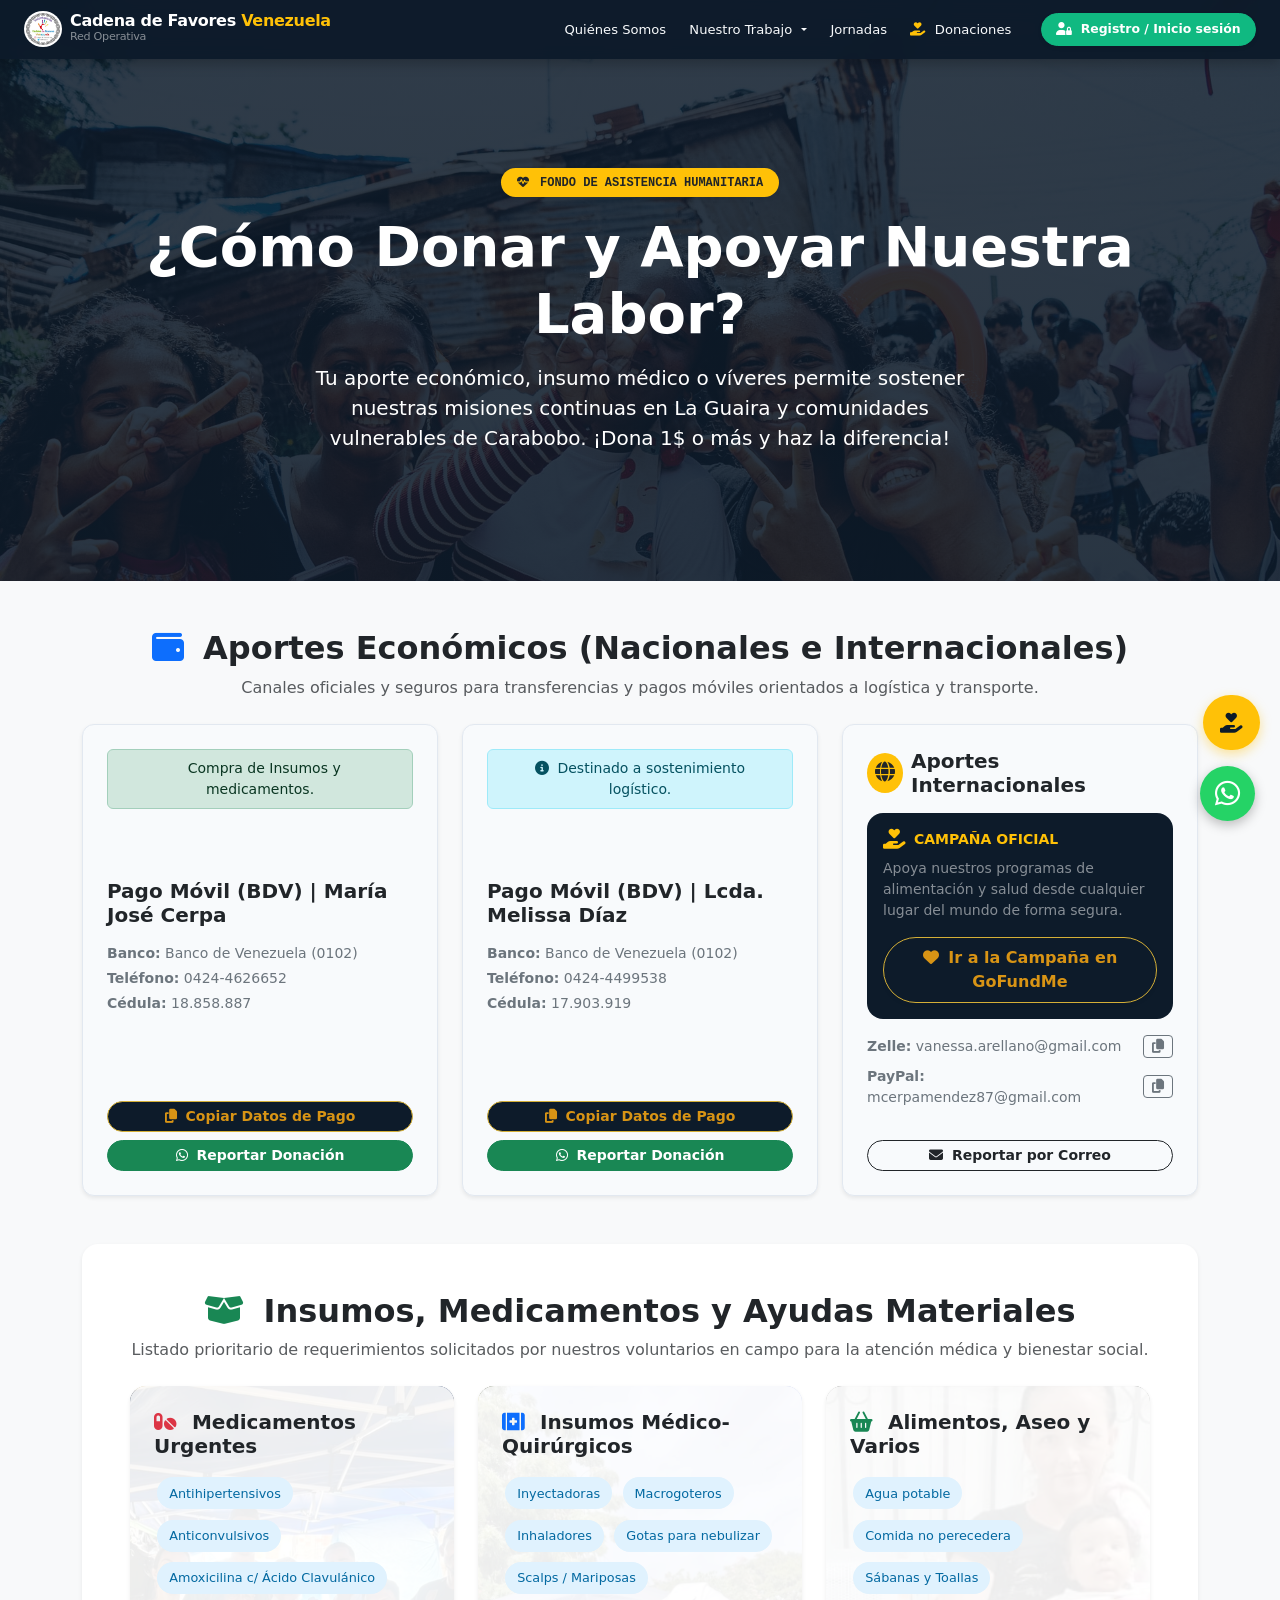
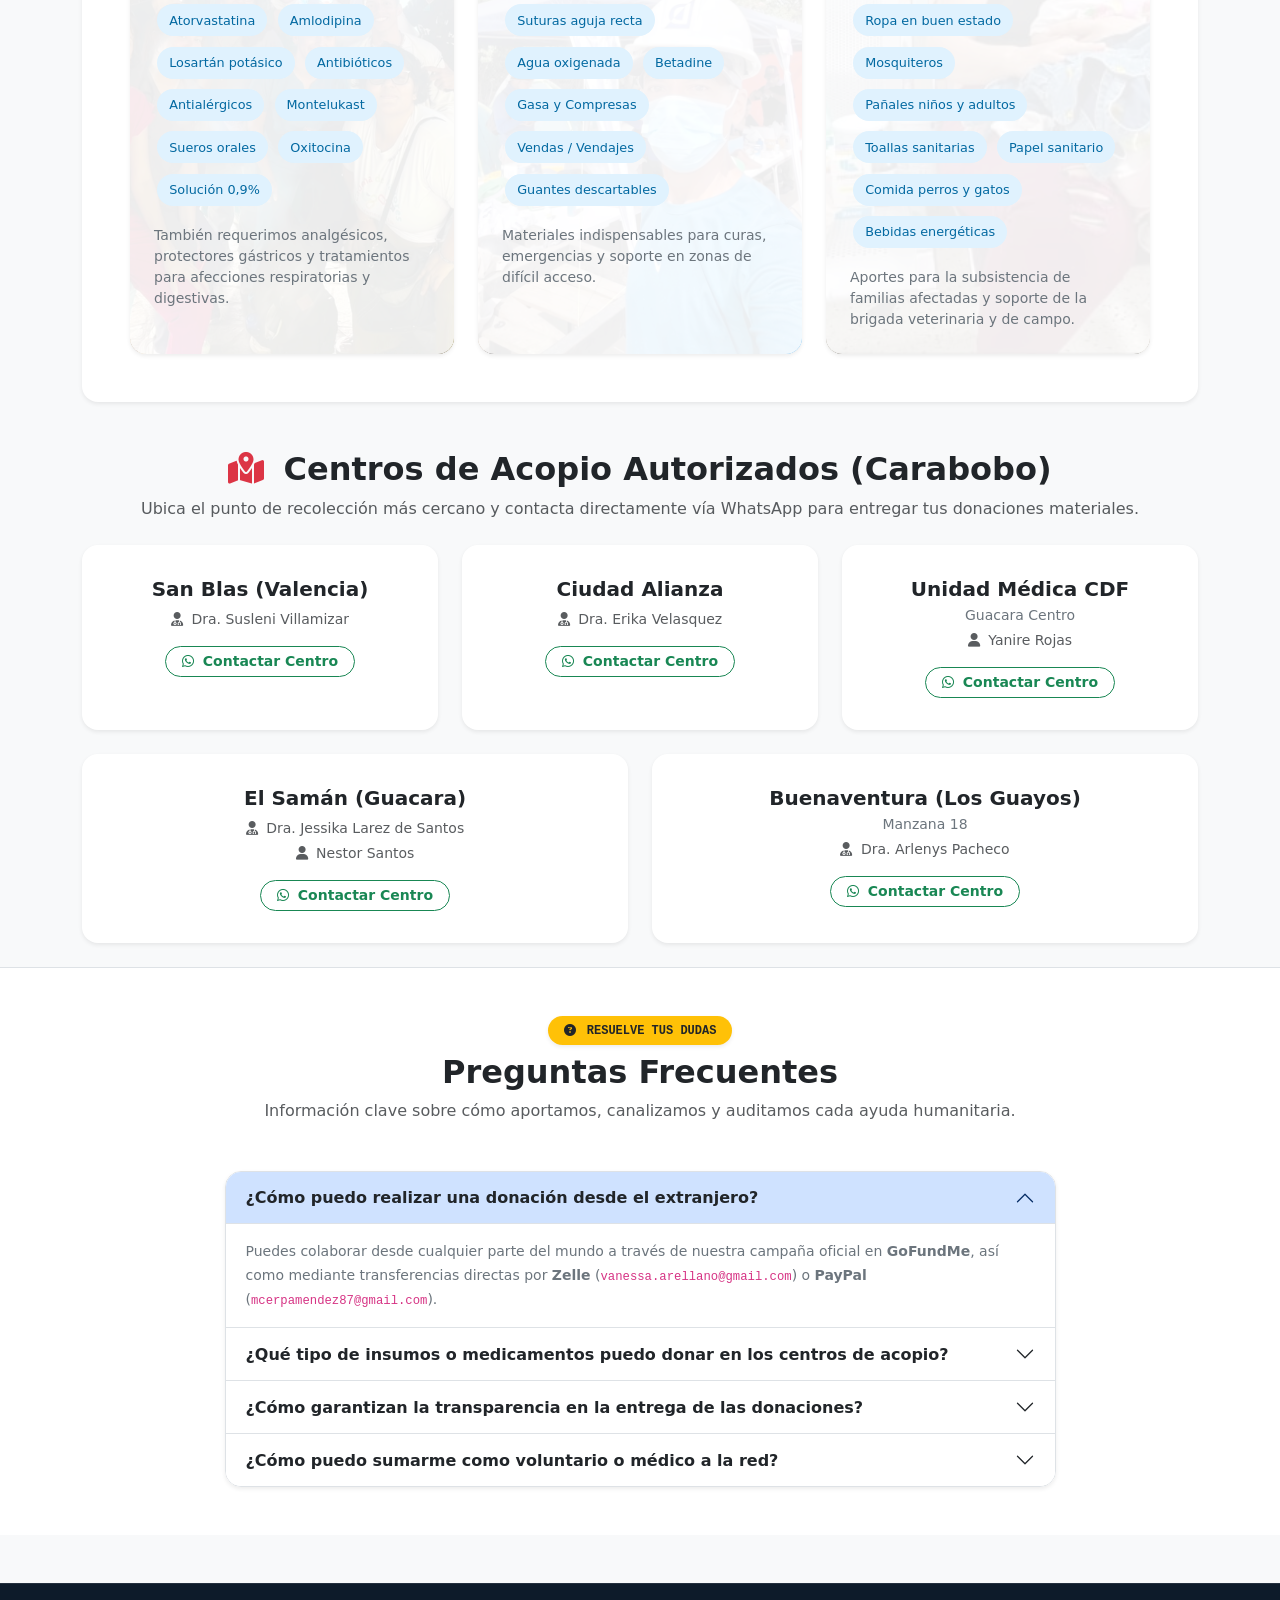
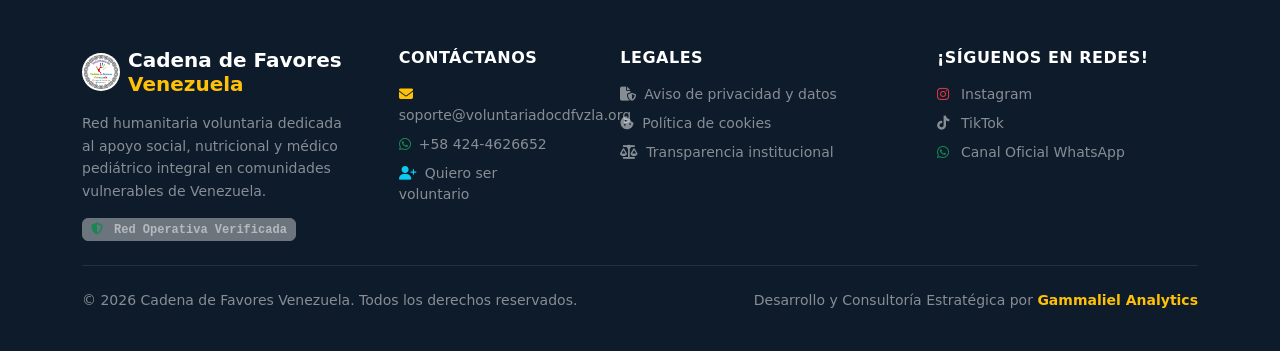
<file: donaciones/index.html>
<!DOCTYPE html>
<html lang="es">
<head>
  <!-- 1. Configuración Básica y SEO -->
  <meta charset="UTF-8">
  <meta name="viewport" content="width=device-width, initial-scale=1.0">
  <meta name="robots" content="index, follow, max-image-preview:large">
  <link rel="canonical" href="https://voluntariadocdfvzla.org/donaciones/" />

  <title>Donaciones y Centros de Acopio - Cadena de Favores Venezuela</title>
  <meta name="description" content="Apoya nuestra labor humanitaria en La Guaira y Carabobo. Conoce los datos de pago móvil, Zelle, PayPal, medicamentos urgentes y centros de acopio autorizados.">
  <meta name="author" content="Cadena de Favores Venezuela">

  <!-- Open Graph -->
  <meta property="og:type" content="website">
  <meta property="og:url" content="https://voluntariadocdfvzla.org/donaciones/">
  <meta property="og:title" content="Donaciones y Ayuda Humanitaria - Cadena de Favores Venezuela">
  <meta property="og:description" content="Suma tu aporte en dinero, medicamentos, insumos o alimentos para nuestros despliegues en comunidades vulnerables.">
  <meta property="og:image" content="https://voluntariadocdfvzla.org/assets/banner01.jpeg">

  <!-- Schema.org -->
  <script type="application/ld+json">
  {
    "@context": "https://schema.org",
    "@type": "WebPage",
    "name": "Donaciones y Centros de Acopio",
    "url": "https://voluntariadocdfvzla.org/donaciones/",
    "description": "Información oficial sobre aportes económicos, cuentas de pago, insumos médicos y centros de acopio en Carabobo.",
    "publisher": {
      "@type": "NGO",
      "name": "Cadena de Favores Venezuela",
      "url": "https://voluntariadocdfvzla.org/"
    }
  }
  </script>

  <!-- Schema.org FAQPage para Rich Snippets en Google -->
  <script type="application/ld+json">
  {
    "@context": "https://schema.org",
    "@type": "FAQPage",
    "mainEntity": [
      {
        "@type": "Question",
        "name": "¿Cómo puedo realizar una donación desde el extranjero?",
        "acceptedAnswer": {
          "@type": "Answer",
          "text": "Puedes colaborar desde el exterior a través de nuestra campaña en GoFundMe, así como por transferencias directas en Zelle (vanessa.arellano@gmail.com) y PayPal (mcerpamendez87@gmail.com)."
        }
      },
      {
        "@type": "Question",
        "name": "¿Qué tipo de insumos o medicamentos puedo donar en los centros de acopio?",
        "acceptedAnswer": {
          "@type": "Answer",
          "text": "Recibimos medicamentos urgentes (antihipertensivos, antibióticos, pediatría), insumos médico-quirúrgicos descartables, alimentos no perecederos y fórmulas infantiles en nuestros centros autorizados en Carabobo."
        }
      },
      {
        "@type": "Question",
        "name": "¿Cómo garantizan la transparencia en la entrega de las donaciones?",
        "acceptedAnswer": {
          "@type": "Answer",
          "text": "Operamos bajo un sistema de trazabilidad digital donde cada donación, inventario y asignación de ayuda queda registrada y verificada por nuestro equipo de coordinación operativa."
        }
      },
      {
        "@type": "Question",
        "name": "¿Cómo puedo postularme como voluntario para las jornadas?",
        "acceptedAnswer": {
          "@type": "Answer",
          "text": "Puedes registrarte directamente en nuestro portal web en la sección 'Registro / Inicio Sesión' seleccionando tu especialidad o área de apoyo en la red."
        }
      }
    ]
  }
  </script>

  <!-- CSS de Bootstrap 5, FontAwesome y Animate.css -->
  <link href="https://cdn.jsdelivr.net/npm/bootstrap@5.3.2/dist/css/bootstrap.min.css" rel="stylesheet">
  <link rel="stylesheet" href="https://cdnjs.cloudflare.com/ajax/libs/font-awesome/6.4.0/css/all.min.css">
  <link rel="stylesheet" href="https://cdnjs.cloudflare.com/ajax/libs/animate.css/4.1.1/animate.min.css"/>
  
  <!-- Estilos Personalizados -->
  <link rel="stylesheet" href="../css/styles.css">
</head>

<body class="bg-light d-flex flex-column min-vh-100">

<!-- ================================================================= -->
<!-- NAVBAR INSTITUCIONAL UNIFICADO Y FLOTANTE                         -->
<!-- ================================================================= -->
<nav class="navbar navbar-expand-lg navbar-dark navbar-institucional fixed-top">
  <div class="container-fluid px-3 px-md-4">
    <a class="navbar-brand d-flex align-items-center gap-2 fw-bold text-warning text-decoration-none brand-link-dinamico" href="../">
      <div id="navAvatarContainer" class="d-none"></div>
      <img src="../assets/logo.png" alt="Logo Cadena de Favores Venezuela" class="brand-logo" id="navDefaultIcon" style="width: 38px; height: 38px; object-fit: cover;">
      <div class="d-flex flex-column">
        <span class="text-white fs-6 fw-bold lh-1">Cadena de Favores <span class="text-warning">Venezuela</span></span>
        <span class="text-white-50 fw-light" style="font-size: 0.7rem;">Red Operativa</span>
      </div>
    </a>

    <div id="sessionRoleBadgeContainer" class="ms-2 me-auto d-none d-lg-block"></div>

    <button class="navbar-toggler border-0" type="button" data-bs-toggle="collapse" data-bs-target="#navbarMain">
      <span class="navbar-toggler-icon"></span>
    </button>

    <div class="collapse navbar-collapse" id="navbarMain">
      <ul class="navbar-nav ms-auto mb-2 mb-lg-0 gap-1 align-items-center">
        <li class="nav-item"><a class="nav-link fw-semibold" href="../" data-page="index">Quiénes Somos</a></li>
        
        <!-- PESTAÑA NUESTRO TRABAJO CON DESPLEGABLE EN HOVER -->
        <li class="nav-item dropdown nav-item-hover">
          <a class="nav-link fw-semibold dropdown-toggle" href="../trabajo/" id="dropdownTrabajo" role="button" data-bs-toggle="dropdown" aria-expanded="false" data-page="trabajo">
            Nuestro Trabajo
          </a>
          <ul class="dropdown-menu dropdown-menu-dark shadow-lg border-0 rounded-3 mt-0" aria-labelledby="dropdownTrabajo" style="background-color: #0d1b2a;">
            <li>
              <a class="dropdown-item py-2 fw-semibold" href="../trabajo/">
                <i class="fa-solid fa-briefcase text-warning me-2"></i> Ejes e Impacto Social
              </a>
            </li>
            <li><hr class="dropdown-divider border-secondary opacity-25 my-1"></li>
            <li>
              <a class="dropdown-item py-2 small" href="../trabajo/nutriendo-amor/">
                <i class="fa-solid fa-bowl-food text-warning me-2"></i> Nutriendo Amor
              </a>
            </li>
            <li>
              <a class="dropdown-item py-2 small" href="../trabajo/apoyo-hospitalario/">
                <i class="fa-solid fa-hospital text-danger me-2"></i> Apoyo Hospitalario y UCIP
              </a>
            </li>
          </ul>
        </li>

        <li class="nav-item"><a class="nav-link fw-semibold" href="../jornadas/" data-page="jornadas">Jornadas</a></li>
        
        <li class="nav-item nav-item-sesion d-none"><a class="nav-link fw-semibold" href="../perfil/" data-page="perfil"><i class="fa-solid fa-user-circle me-1"></i> Mi Perfil</a></li>
        <li class="nav-item nav-item-sesion d-none" id="navItemCalendario"><a class="nav-link fw-semibold" href="../calendario/" data-page="calendario"><i class="fa-solid fa-calendar-days me-1"></i> Calendario Guardias</a></li>
        <li class="nav-item nav-item-sesion d-none" id="navItemGestionVoluntarios"><a class="nav-link fw-semibold" href="../voluntarios/" data-page="voluntarios"><i class="fa-solid fa-users-gear me-1"></i> Gestión Personal</a></li>
        
        <li class="nav-item"><a class="nav-link fw-semibold" href="../donaciones/" data-page="donaciones"><i class="fa-solid fa-hand-holding-heart me-1 text-warning"></i> Donaciones</a></li>
        
        <li class="nav-item ms-lg-3">
          <!-- Botón Registro / Inicio sesión -->
          <a id="navBtnAuth" class="btn btn-involucrate-nav shadow-sm text-white d-none" href="../auth/">
            <i class="fa-solid fa-user-lock me-1"></i> Registro / Inicio sesión
          </a>

          <!-- Botón Cerrar Sesión Responsivo -->
          <button id="navBtnLogout" class="btn btn-outline-danger btn-sm px-3 w-100 w-lg-auto text-start text-lg-center mt-2 mt-lg-0" onclick="cerrarSesion()">
            <i class="fa-solid fa-right-from-bracket me-1"></i>
            <!-- El texto solo es visible en pantallas pequeñas/móviles y se oculta en escritorio -->
            <span class="d-inline d-lg-none fw-semibold">Cerrar sesión</span>
          </button>
        </li>
      </ul>
    </div>
  </div>
</nav>

<!-- HERO SECTION CONSERVADO -->
<header class="hero-donaciones text-white position-relative overflow-hidden text-center">
  <div class="container py-4 animate__animated animate__fadeIn">
    <span class="badge bg-warning text-dark font-monospace px-3 py-2 rounded-pill mb-3 fw-bold text-uppercase shadow-sm">
      <i class="fa-solid fa-heart-pulse me-1"></i> Fondo de Asistencia Humanitaria
    </span>
    <h1 class="display-4 fw-bold mb-3 text-white">¿Cómo Donar y Apoyar Nuestra Labor?</h1>
    <p class="lead mb-4 mx-auto" style="max-width: 700px;">
      Tu aporte económico, insumo médico o víveres permite sostener nuestras misiones continuas en La Guaira y comunidades vulnerables de Carabobo. ¡Dona 1$ o más y haz la diferencia!
    </p>
  </div>
</header>

<!-- CONTENIDO PRINCIPAL -->
<main class="flex-grow-1 py-5">
  <div class="container">

    <!-- SECCIÓN 1: APORTES ECONÓMICOS / DATOS DE PAGO -->
    <section class="mb-5 animate__animated animate__fadeIn">
      <div class="text-center mb-4">
        <h2 class="fw-bold text-dark"><i class="fa-solid fa-wallet text-primary me-2"></i> Aportes Económicos (Nacionales e Internacionales)</h2>
        <p class="text-muted">Canales oficiales y seguros para transferencias y pagos móviles orientados a logística y transporte.</p>
      </div>

      <div class="row g-4 justify-content-center">
        
        <!-- Pago Móvil Banco Venezuela -->
        <div class="col-12 col-md-4">
          <div class="payment-method-box shadow-sm d-flex flex-column justify-content-between">
            <div class="alert alert-success py-2 small mb-0 text-center">
              <i class="fa-solid fa-shield-check me-1"></i> Compra de Insumos y medicamentos.
            </div>

            <div class="gap-2 mt-3">
              <div class="d-flex align-items-center gap-2 mb-3">
                <h3 class="h5 fw-bold mb-0 text-dark">Pago Móvil (BDV) | María José Cerpa</h3>
              </div>
              <ul class="list-unstyled small text-secondary mb-3 d-flex flex-column gap-1" id="datosBDV">
                <li><strong>Banco:</strong> <span class="val-banco">Banco de Venezuela (0102)</span></li>
                <li><strong>Teléfono:</strong> <span class="val-telf">0424-4626652</span></li>
                <li><strong>Cédula:</strong> <span class="val-cedula">18.858.887</span></li>
              </ul>
            </div>
            
            <div class="d-flex flex-column gap-2 mt-3">
              <button class="btn btn-outline-donacion btn-sm fw-bold rounded-pill" onclick="copiarPagoMovil('datosBDV', this)">
                <i class="fa-solid fa-copy me-1"></i> Copiar Datos de Pago
              </button>
              <a href="https://wa.me/584244626652?text=Hola,%20les%20escribo%20para%20reportar%20una%20donación%20por%20Pago%20Móvil%20(BDV)." target="_blank" rel="noopener noreferrer" class="btn btn-success btn-sm fw-bold rounded-pill">
                <i class="fa-brands fa-whatsapp me-1"></i> Reportar Donación
              </a>
            </div>
          </div>
        </div>

        <!-- Pago Móvil Venezuela Logístico -->
        <div class="col-12 col-md-4">
          <div class="payment-method-box shadow-sm d-flex flex-column justify-content-between">
            <div class="alert alert-info py-2 small mb-0 text-center">
              <i class="fa-solid fa-circle-info me-1"></i> Destinado a sostenimiento logístico.
            </div>
            <div class="gap-2 mt-3">
              <div class="d-flex align-items-center gap-2 mb-3">
                <h3 class="h5 fw-bold mb-0 text-dark">Pago Móvil (BDV) | Lcda. Melissa Díaz</h3>
              </div>
              <ul class="list-unstyled small text-secondary mb-3 d-flex flex-column gap-1" id="datosMercantil">
                <li><strong>Banco:</strong> <span class="val-banco">Banco de Venezuela (0102)</span></li>
                <li><strong>Teléfono:</strong> <span class="val-telf">0424-4499538</span></li>
                <li><strong>Cédula:</strong> <span class="val-cedula">17.903.919</span></li>
              </ul>
            </div>
            
            <div class="d-flex flex-column gap-2 mt-3">
              <button class="btn btn-outline-donacion btn-sm fw-bold rounded-pill" onclick="copiarPagoMovil('datosMercantil', this)">
                <i class="fa-solid fa-copy me-1"></i> Copiar Datos de Pago
              </button>
              <a href="https://wa.me/58424499538?text=Hola,%20les%20escribo%20para%20reportar%20una%20donación%20por%20Pago%20Móvil%20(Mercantil)." target="_blank" rel="noopener noreferrer" class="btn btn-success btn-sm fw-bold rounded-pill">
                <i class="fa-brands fa-whatsapp me-1"></i> Reportar Donación
              </a>
            </div>
          </div>
        </div>

        <!-- Zelle, PayPal y GoFundMe -->
        <div class="col-12 col-md-4">
          <div class="payment-method-box shadow-sm d-flex flex-column justify-content-between h-100">
            <div>
              <div class="d-flex align-items-center gap-2 mb-3">
                <div class="bg-warning text-dark p-2 rounded-circle">
                  <i class="fa-solid fa-globe fa-lg"></i>
                </div>
                <h3 class="h5 fw-bold mb-0 text-dark">Aportes Internacionales</h3>
              </div>

              <!-- Tarjeta Destacada de GoFundMe -->
              <div class="card border-0 text-white rounded-4 p-3 mb-3" style="background-color: #0d1b2a !important;">
                <div class="d-flex align-items-center gap-2 mb-2">
                  <i class="fa-solid fa-hand-holding-heart text-warning fs-5"></i>
                  <span class="small fw-bold text-uppercase text-warning">Campaña Oficial</span>
                </div>
                <p class="small text-white-50 mb-3" style="line-height: 1.5;">
                  Apoya nuestros programas de alimentación y salud desde cualquier lugar del mundo de forma segura.
                </p>
                <a href="https://www.gofundme.com/f/cadena-de-favores-vzla/" 
                   target="_blank" 
                   rel="noopener noreferrer" 
                   class="btn btn-outline-donacion w-100 fw-bold rounded-pill py-2 shadow-sm">
                  <i class="fa-solid fa-heart me-1"></i> Ir a la Campaña en GoFundMe
                </a>
              </div>

              <!-- Cuentas Directas (Zelle / PayPal) -->
              <ul class="list-unstyled small text-secondary mb-3 d-flex flex-column gap-2">
                <li class="d-flex justify-content-between align-items-center">
                  <span><strong>Zelle:</strong> <span id="txtZelle">vanessa.arellano@gmail.com</span></span>
                  <button class="btn btn-outline-secondary btn-sm py-0 px-2" onclick="copiarTextoSimple('vanessa.arellano@gmail.com', this)" title="Copiar Zelle"><i class="fa-solid fa-copy"></i></button>
                </li>
                <li class="d-flex justify-content-between align-items-center">
                  <span><strong>PayPal:</strong> <span id="txtPayPal">mcerpamendez87@gmail.com</span></span>
                  <button class="btn btn-outline-secondary btn-sm py-0 px-2" onclick="copiarTextoSimple('mcerpamendez87@gmail.com', this)" title="Copiar PayPal"><i class="fa-solid fa-copy"></i></button>
                </li>                  
              </ul>
            </div>
            
            <div class="mt-3">
              <a href="mailto:mcerpamendez87@gmail.com?subject=Reporte%20de%20Donación%20Internacional" class="btn btn-outline-dark btn-sm fw-bold rounded-pill w-100">
                <i class="fa-solid fa-envelope me-1"></i> Reportar por Correo
              </a>
            </div>
          </div>
        </div>

      </div>
    </section>

    <!-- SECCIÓN 2: QUÉ PUEDES APORTAR -->
    <section class="mb-5 py-4 bg-white rounded-4 shadow-sm p-4 p-md-5">
      <div class="text-center mb-4">
        <h2 class="fw-bold text-dark"><i class="fa-solid fa-box-open text-success me-2"></i> Insumos, Medicamentos y Ayudas Materiales</h2>
        <p class="text-muted">Listado prioritario de requerimientos solicitados por nuestros voluntarios en campo para la atención médica y bienestar social.</p>
      </div>

      <div class="row g-4">
        
        <!-- Columna 1: Medicamentos Urgentes -->
        <div class="col-12 col-lg-4">
          <div class="dropzone-card dropzone-card-bg h-100 p-4 border-start border-4 border-danger shadow-sm" style="background-image: url('../assets/apoyo-medico.jpeg');">
            <h3 class="h5 fw-bold text-dark mb-3"><i class="fa-solid fa-pills text-danger me-2"></i> Medicamentos Urgentes</h3>
            <div class="d-flex flex-wrap gap-1 mb-3">
              <span class="badge-supply">Antihipertensivos</span>
              <span class="badge-supply">Anticonvulsivos</span>
              <span class="badge-supply">Amoxicilina c/ Ácido Clavulánico</span>
              <span class="badge-supply">Atorvastatina</span>
              <span class="badge-supply">Amlodipina</span>
              <span class="badge-supply">Losartán potásico</span>
              <span class="badge-supply">Antibióticos</span>
              <span class="badge-supply">Antialérgicos</span>
              <span class="badge-supply">Montelukast</span>
              <span class="badge-supply">Sueros orales</span>
              <span class="badge-supply">Oxitocina</span>
              <span class="badge-supply">Solución 0,9%</span>
            </div>
            <p class="small text-secondary mb-0 fw-medium">También requerimos analgésicos, protectores gástricos y tratamientos para afecciones respiratorias y digestivas.</p>
          </div>
        </div>

        <!-- Columna 2: Insumos Médico-Quirúrgicos -->
        <div class="col-12 col-lg-4">
          <div class="dropzone-card dropzone-card-bg h-100 p-4 border-start border-4 border-primary shadow-sm" style="background-image: url('../assets/asistencia-logistica.jpeg');">
            <h3 class="h5 fw-bold text-dark mb-3"><i class="fa-solid fa-kit-medical text-primary me-2"></i> Insumos Médico-Quirúrgicos</h3>
            <div class="d-flex flex-wrap gap-1 mb-3">
              <span class="badge-supply">Inyectadoras</span>
              <span class="badge-supply">Macrogoteros</span>
              <span class="badge-supply">Inhaladores</span>
              <span class="badge-supply">Gotas para nebulizar</span>
              <span class="badge-supply">Scalps / Mariposas</span>
              <span class="badge-supply">Suturas aguja recta</span>
              <span class="badge-supply">Agua oxigenada</span>
              <span class="badge-supply">Betadine</span>
              <span class="badge-supply">Gasa y Compresas</span>
              <span class="badge-supply">Vendas / Vendajes</span>
              <span class="badge-supply">Guantes descartables</span>
            </div>
            <p class="small text-secondary mb-0 fw-medium">Materiales indispensables para curas, emergencias y soporte en zonas de difícil acceso.</p>
          </div>
        </div>

        <!-- Columna 3: Alimentos, Aseo y Varios -->
        <div class="col-12 col-lg-4">
          <div class="dropzone-card dropzone-card-bg h-100 p-4 border-start border-4 border-success shadow-sm" style="background-image: url('../assets/asistencia-nutricional.jpeg');">
            <h3 class="h5 fw-bold text-dark mb-3"><i class="fa-solid fa-basket-shopping text-success me-2"></i> Alimentos, Aseo y Varios</h3>
            <div class="d-flex flex-wrap gap-1 mb-3">
              <span class="badge-supply">Agua potable</span>
              <span class="badge-supply">Comida no perecedera</span>
              <span class="badge-supply">Sábanas y Toallas</span>
              <span class="badge-supply">Ropa en buen estado</span>
              <span class="badge-supply">Mosquiteros</span>
              <span class="badge-supply">Pañales niños y adultos</span>
              <span class="badge-supply">Toallas sanitarias</span>
              <span class="badge-supply">Papel sanitario</span>
              <span class="badge-supply">Comida perros y gatos</span>
              <span class="badge-supply">Bebidas energéticas</span>
            </div>
            <p class="small text-secondary mb-0 fw-medium">Aportes para la subsistencia de familias afectadas y soporte de la brigada veterinaria y de campo.</p>
          </div>
        </div>

      </div>
    </section>

    <!-- SECCIÓN 3: CENTROS DE ACOPIO AUTORIZADOS -->
    <section class="mb-4 animate__animated animate__fadeIn">
      <div class="text-center mb-4">
        <h2 class="fw-bold text-dark"><i class="fa-solid fa-map-location-dot text-danger me-2"></i> Centros de Acopio Autorizados (Carabobo)</h2>
        <p class="text-muted">Ubica el punto de recolección más cercano y contacta directamente vía WhatsApp para entregar tus donaciones materiales.</p>
      </div>

      <div class="row g-4">
        
        <!-- San Blas Valencia -->
        <div class="col-12 col-md-4">
          <div class="card border-0 shadow-sm rounded-4 p-3 h-100 text-center d-flex flex-column justify-content-between">
            <div class="card-body">
              <h4 class="h5 fw-bold text-dark mb-2">San Blas (Valencia)</h4>
              <p class="small text-muted mb-3"><i class="fa-solid fa-user-doctor me-1"></i> Dra. Susleni Villamizar</p>
              <a href="https://wa.me/584144025821?text=Hola,%20me%20comunico%20para%20coordinar%20una%20donación%20en%20el%20centro%20de%20acopio%20de%20San%20Blas." target="_blank" rel="noopener noreferrer" class="btn btn-outline-success btn-sm rounded-pill fw-bold px-3">
                <i class="fa-brands fa-whatsapp me-1"></i> Contactar Centro
              </a>
            </div>
          </div>
        </div>

        <!-- Ciudad Alianza -->
        <div class="col-12 col-md-4">
          <div class="card border-0 shadow-sm rounded-4 p-3 h-100 text-center d-flex flex-column justify-content-between">
            <div class="card-body">
              <h4 class="h5 fw-bold text-dark mb-2">Ciudad Alianza</h4>
              <p class="small text-muted mb-3"><i class="fa-solid fa-user-doctor me-1"></i> Dra. Erika Velasquez</p>
              <a href="https://wa.me/584128564509?text=Hola,%20me%20comunico%20para%20coordinar%20una%20donación%20en%20el%20centro%20de%20acopio%20de%20Ciudad%20Alianza." target="_blank" rel="noopener noreferrer" class="btn btn-outline-success btn-sm rounded-pill fw-bold px-3">
                <i class="fa-brands fa-whatsapp me-1"></i> Contactar Centro
              </a>
            </div>
          </div>
        </div>

        <!-- Unidad Médica CDF -->
        <div class="col-12 col-md-4">
          <div class="card border-0 shadow-sm rounded-4 p-3 h-100 text-center d-flex flex-column justify-content-between">
            <div class="card-body">
              <h4 class="h5 fw-bold text-dark mb-1">Unidad Médica CDF</h4>
              <p class="small text-secondary mb-1">Guacara Centro</p>
              <p class="small text-muted mb-3"><i class="fa-solid fa-user me-1"></i> Yanire Rojas</p>
              <a href="https://wa.me/584124921420?text=Hola,%20me%20comunico%20para%20coordinar%20una%20donación%20en%20la%20Unidad%20Médica%20CDF." target="_blank" rel="noopener noreferrer" class="btn btn-outline-success btn-sm rounded-pill fw-bold px-3">
                <i class="fa-brands fa-whatsapp me-1"></i> Contactar Centro
              </a>
            </div>
          </div>
        </div>

        <!-- El Saman Guacara -->
        <div class="col-12 col-md-6">
          <div class="card border-0 shadow-sm rounded-4 p-3 h-100 text-center d-flex flex-column justify-content-between">
            <div class="card-body">
              <h4 class="h5 fw-bold text-dark mb-2">El Samán (Guacara)</h4>
              <p class="small text-muted mb-1"><i class="fa-solid fa-user-doctor me-1"></i> Dra. Jessika Larez de Santos</p>
              <p class="small text-muted mb-3"><i class="fa-solid fa-user me-1"></i> Nestor Santos</p>
              <a href="https://wa.me/584124518035?text=Hola,%20me%20comunico%20para%20coordinar%20una%20donación%20en%20el%20centro%20de%20acopio%20El%20Samán." target="_blank" rel="noopener noreferrer" class="btn btn-outline-success btn-sm rounded-pill fw-bold px-3">
                <i class="fa-brands fa-whatsapp me-1"></i> Contactar Centro
              </a>
            </div>
          </div>
        </div>

        <!-- Buenaventura Los Guayos -->
        <div class="col-12 col-md-6">
          <div class="card border-0 shadow-sm rounded-4 p-3 h-100 text-center d-flex flex-column justify-content-between">
            <div class="card-body">
              <h4 class="h5 fw-bold text-dark mb-1">Buenaventura (Los Guayos)</h4>
              <p class="small text-secondary mb-1">Manzana 18</p>
              <p class="small text-muted mb-3"><i class="fa-solid fa-user-doctor me-1"></i> Dra. Arlenys Pacheco</p>
              <a href="https://wa.me/584244943124?text=Hola,%20me%20comunico%20para%20coordinar%20una%20donación%20en%20el%20centro%20de%20acopio%20Buenaventura." target="_blank" rel="noopener noreferrer" class="btn btn-outline-success btn-sm rounded-pill fw-bold px-3">
                <i class="fa-brands fa-whatsapp me-1"></i> Contactar Centro
              </a>
            </div>
          </div>
        </div>

      </div>
    </section>

  </div>

  <!-- SECCIÓN DE PREGUNTAS FRECUENTES -->
  <section class="py-5 bg-white border-top">
    <div class="container">
      <div class="text-center mb-5">
        <span class="badge bg-warning text-dark font-monospace px-3 py-2 rounded-pill mb-2 fw-bold text-uppercase shadow-sm">
          <i class="fa-solid fa-circle-question me-1"></i> Resuelve tus dudas
        </span>
        <h2 class="fw-bold text-dark">Preguntas Frecuentes</h2>
        <p class="text-muted">Información clave sobre cómo aportamos, canalizamos y auditamos cada ayuda humanitaria.</p>
      </div>

      <div class="row justify-content-center">
        <div class="col-12 col-lg-9">
          <div class="accordion accordion-flush shadow-sm rounded-4 border overflow-hidden" id="faqAccordion">
            
            <div class="accordion-item border-bottom">
              <h3 class="accordion-header" id="faqHeading1">
                <button class="accordion-button fw-bold text-dark py-3" type="button" data-bs-toggle="collapse" data-bs-target="#faqCollapse1" aria-expanded="true" aria-controls="faqCollapse1">
                  ¿Cómo puedo realizar una donación desde el extranjero?
                </button>
              </h3>
              <div id="faqCollapse1" class="accordion-collapse collapse show" aria-labelledby="faqHeading1" data-bs-parent="#faqAccordion">
                <div class="accordion-body text-secondary small" style="line-height: 1.7;">
                  Puedes colaborar desde cualquier parte del mundo a través de nuestra campaña oficial en <strong>GoFundMe</strong>, así como mediante transferencias directas por <strong>Zelle</strong> (<code>vanessa.arellano@gmail.com</code>) o <strong>PayPal</strong> (<code>mcerpamendez87@gmail.com</code>).
                </div>
              </div>
            </div>

            <div class="accordion-item border-bottom">
              <h3 class="accordion-header" id="faqHeading2">
                <button class="accordion-button collapsed fw-bold text-dark py-3" type="button" data-bs-toggle="collapse" data-bs-target="#faqCollapse2" aria-expanded="false" aria-controls="faqCollapse2">
                  ¿Qué tipo de insumos o medicamentos puedo donar en los centros de acopio?
                </button>
              </h3>
              <div id="faqCollapse2" class="accordion-collapse collapse" aria-labelledby="faqHeading2" data-bs-parent="#faqAccordion">
                <div class="accordion-body text-secondary small" style="line-height: 1.7;">
                  Recibimos medicamentos esenciales (antibióticos, pediatría, analgésicos), insumos médico-quirúrgicos descartables (inyectadoras, suturas, compresas), alimentos proteicos no perecederos y artículos de primera necesidad en nuestros centros de acopio autorizados en Valencia, Guacara y Los Guayos.
                </div>
              </div>
            </div>

            <div class="accordion-item border-bottom">
              <h3 class="accordion-header" id="faqHeading3">
                <button class="accordion-button collapsed fw-bold text-dark py-3" type="button" data-bs-toggle="collapse" data-bs-target="#faqCollapse3" aria-expanded="false" aria-controls="faqCollapse3">
                  ¿Cómo garantizan la transparencia en la entrega de las donaciones?
                </button>
              </h3>
              <div id="faqCollapse3" class="accordion-collapse collapse" aria-labelledby="faqHeading3" data-bs-parent="#faqAccordion">
                <div class="accordion-body text-secondary small" style="line-height: 1.7;">
                  Mantenemos un estricto protocolo de trazabilidad digital. Cada insumo o fondo recibido es catalogado en nuestro sistema centralizado y asignado directamente a expedientes médicos o bolsas de apoyo semanal (como en el programa <em>Nutriendo Amor</em>), reportando periódicamente el impacto real en campo.
                </div>
              </div>
            </div>

            <div class="accordion-item">
              <h3 class="accordion-header" id="faqHeading4">
                <button class="accordion-button collapsed fw-bold text-dark py-3" type="button" data-bs-toggle="collapse" data-bs-target="#faqCollapse4" aria-expanded="false" aria-controls="faqCollapse4">
                  ¿Cómo puedo sumarme como voluntario o médico a la red?
                </button>
              </h3>
              <div id="faqCollapse4" class="accordion-collapse collapse" aria-labelledby="faqHeading4" data-bs-parent="#faqAccordion">
                <div class="accordion-body text-secondary small" style="line-height: 1.7;">
                  Ingresa al botón <strong>Registro / Inicio sesión</strong> en el menú superior para crear tu perfil operativo. Nuestro equipo validará tus datos para asignarte a las guardias, jornadas sanitarias o logística según tu disponibilidad y especialidad.
                </div>
              </div>
            </div>

          </div>
        </div>
      </div>
    </div>
  </section>

</main>


<!-- ================================================================= -->
<!-- FOOTER INSTITUCIONAL REDISEÑADO Y APILADO EN MÓVIL                -->
<!-- ================================================================= -->
<footer class="bg-dark text-white pt-5 pb-4 mt-auto border-top border-secondary border-opacity-25" style="background-color: #0d1b2a !important;">
  <div class="container py-3">
    <div class="row g-4 text-center text-md-start justify-content-between">
      
      <!-- Columna 1: Marca e Identidad -->
      <div class="col-12 col-md-3 d-flex flex-column align-items-center align-items-md-start">
        <div class="d-flex align-items-center gap-2 mb-3">
          <img src="../assets/logo.png" alt="Logo Cadena de Favores" class="brand-logo" style="width: 38px; height: 38px; object-fit: cover;">
          <span class="h5 fw-bold text-white mb-0">Cadena de Favores <span class="text-warning">Venezuela</span></span>
        </div>
        <p class="small text-white-50 mb-3" style="line-height: 1.6; max-width: 320px;">
          Red humanitaria voluntaria dedicada al apoyo social, nutricional y médico pediátrico integral en comunidades vulnerables de Venezuela.
        </p>
        <span class="badge bg-secondary text-white-50 font-monospace border border-secondary" style="font-size: 0.75rem;">
          <i class="fa-solid fa-shield-halved text-success me-1"></i> Red Operativa Verificada
        </span>
      </div>

      <!-- Columna 2: Contacto y Enlaces Formales -->
      <div class="col-12 col-md-2">
        <p class="h6 fw-bold text-white mb-3 text-uppercase tracking-wider" style="letter-spacing: 0.5px;">Contáctanos</p>
        <ul class="list-unstyled small d-flex flex-column gap-2 align-items-center align-items-md-start mb-0">
          <li><a href="mailto:soporte@voluntariadocdfvzla.org" class="text-white-50 text-decoration-none hover-warning"><i class="fa-solid fa-envelope me-2 text-warning"></i>soporte@voluntariadocdfvzla.org</a></li>
          <li>
            <a id="linkWhatsappFooter" target="_blank" rel="noopener noreferrer" class="text-white-50 text-decoration-none hover-warning">
              <i class="fa-brands fa-whatsapp me-2 text-success"></i>+58 424-4626652
            </a>
          </li>
          <li><a href="../auth/" class="text-white-50 text-decoration-none hover-warning"><i class="fa-solid fa-user-plus me-2 text-info"></i>Quiero ser voluntario</a></li>
        </ul>
      </div>

      <!-- Columna 3: Legales -->
      <div class="col-12 col-md-3">
        <p class="h6 fw-bold text-white mb-3 text-uppercase tracking-wider" style="letter-spacing: 0.5px;">Legales</p>
        <ul class="list-unstyled small d-flex flex-column gap-2 align-items-center align-items-md-start mb-0">
          <li><a href="#" data-bs-toggle="modal" data-bs-target="#modalPoliticasGlobal" class="text-white-50 text-decoration-none hover-warning"><i class="fa-solid fa-file-shield me-2"></i>Aviso de privacidad y datos</a></li>
          <li><a href="#" data-bs-toggle="modal" data-bs-target="#modalPoliticasGlobal" class="text-white-50 text-decoration-none hover-warning"><i class="fa-solid fa-cookie-bite me-2"></i>Política de cookies</a></li>
          <li><a href="../politicas.html" target="_blank" class="text-white-50 text-decoration-none hover-warning"><i class="fa-solid fa-scale-balanced me-2"></i>Transparencia institucional</a></li>
        </ul>
      </div>

      <!-- Columna 4: Redes Sociales -->
      <div class="col-12 col-md-3">
        <p class="h6 fw-bold text-white mb-3 text-uppercase tracking-wider" style="letter-spacing: 0.5px;">¡Síguenos en redes!</p>
        <ul class="list-unstyled small d-flex flex-column gap-2 align-items-center align-items-md-start mb-0">
          <li><a href="https://www.instagram.com/cadena_de_favores_vzla/" target="_blank" rel="noopener noreferrer" class="text-white-50 text-decoration-none hover-warning"><i class="fa-brands fa-instagram me-2 text-danger" style="width: 16px;"></i>Instagram</a></li>
          <li><a href="https://www.tiktok.com/@cadena_de_favores_vzla/" target="_blank" rel="noopener noreferrer" class="text-white-50 text-decoration-none hover-warning"><i class="fa-brands fa-tiktok me-2" style="width: 16px;"></i>TikTok</a></li>
          <li><a href="https://whatsapp.com/channel/0029Vb8GH9DCMY0NIQywzo14" target="_blank" rel="noopener noreferrer" class="text-white-50 text-decoration-none hover-warning"><i class="fa-brands fa-whatsapp me-2 text-success" style="width: 16px;"></i>Canal Oficial WhatsApp</a></li>
        </ul>
      </div>

    </div>

    <hr class="border-secondary my-4 opacity-25">

    <div class="row align-items-center justify-content-between gy-3 text-center text-md-start">
      <div class="col-12 col-md-6 text-white-50 small">
        <p class="mb-0">&copy; 2026 Cadena de Favores Venezuela. Todos los derechos reservados.</p>
      </div>
      <div class="col-12 col-md-6 text-md-end text-white-50 small">
        <p class="mb-0">Desarrollo y Consultoría Estratégica por <a href="https://gammalielanalytics.com/" target="_blank" rel="noopener noreferrer" class="text-warning text-decoration-none fw-semibold">Gammaliel Analytics</a></p>
      </div>
    </div>
  </div>
</footer>

<!-- MODAL GLOBAL DE POLÍTICAS Y PRIVACIDAD -->
<div class="modal fade" id="modalPoliticasGlobal" tabindex="-1" aria-labelledby="modalPoliticasLabel" aria-hidden="true">
  <div class="modal-dialog modal-xl modal-dialog-scrollable">
    <div class="modal-content border-0 shadow-lg">
      <div class="modal-header bg-dark text-white border-bottom border-secondary">
        <h5 class="modal-title" id="modalPoliticasLabel">
          <i class="fa-solid fa-shield-halved text-success me-2"></i> Marco Legal, Términos y Tratamiento de Datos
        </h5>
        <button type="button" class="btn-close btn-close-white" data-bs-dismiss="modal" aria-label="Cerrar"></button>
      </div>
      <div class="modal-body p-0" style="height: 75vh;">
        <iframe src="../politicas.html" style="width: 100%; height: 100%; border: none;" title="Vista de Políticas de Privacidad"></iframe>
      </div>
      <div class="modal-footer bg-light border-top">
        <a href="../politicas.html" target="_blank" class="btn btn-outline-primary btn-sm me-auto">
          <i class="fa-solid fa-arrow-up-right-from-square me-1"></i> Abrir en Pestaña Nueva
        </a>
        <button type="button" class="btn btn-secondary btn-sm px-4 fw-bold" data-bs-dismiss="modal">Entendido y Cerrar</button>
      </div>
    </div>
  </div>
</div>

<!-- BOTONES FLOTANTES -->
<div class="floating-buttons-container">
  <a href="../donaciones/" class="btn-float-donar pulse-animation animate__animated animate__fadeInUp" title="Haz tu donación">
    <i class="fa-solid fa-hand-holding-heart fs-5"></i>
    <span class="btn-text">Donaciones</span>
  </a>

  <a id="btnWhatsappFlotante" target="_blank" rel="noopener noreferrer" class="btn-float-whatsapp animate__animated animate__fadeInUp" style="bottom: 85px;" title="Soporte y Atención por WhatsApp">
    <i class="fa-brands fa-whatsapp"></i>
  </a>

  <button id="btnScrollTop" class="btn-float-top" onclick="irArriba()" title="Volver arriba">
    <i class="fa-solid fa-chevron-up"></i>
  </button>
</div>

<!-- SCRIPTS -->
<script src="https://cdn.jsdelivr.net/npm/bootstrap@5.3.2/dist/js/bootstrap.bundle.min.js"></script>
<script src="../js/config.js?v=2026.08.30.001"></script>
<script src="../js/auth.js?v=2026.08.30.001"></script>
<script src="../js/donaciones.js?v=2026.08.30.001"></script>
<script>
  document.addEventListener("DOMContentLoaded", function() {
    if (typeof sincronizarHeaderGlobal === 'function') {
      sincronizarHeaderGlobal();
    }
    const btnFlotante = document.getElementById('btnWhatsappFlotante');
    if (btnFlotante && typeof obtenerEnlaceWhatsApp === 'function') {
      btnFlotante.href = obtenerEnlaceWhatsApp('flotante');
    }
    const linkFooter = document.getElementById('linkWhatsappFooter');
    if (linkFooter && typeof obtenerEnlaceWhatsApp === 'function') {
      linkFooter.href = obtenerEnlaceWhatsApp('footer');
    }
  });

  window.addEventListener('scroll', function() {
    const btnTop = document.getElementById('btnScrollTop');
    if (btnTop) {
      if (window.scrollY > 300) btnTop.classList.add('show');
      else btnTop.classList.remove('show');
    }
  });

  function irArriba() {
    window.scrollTo({ top: 0, behavior: 'smooth' });
  }
</script>

</body>
</html>
</file>
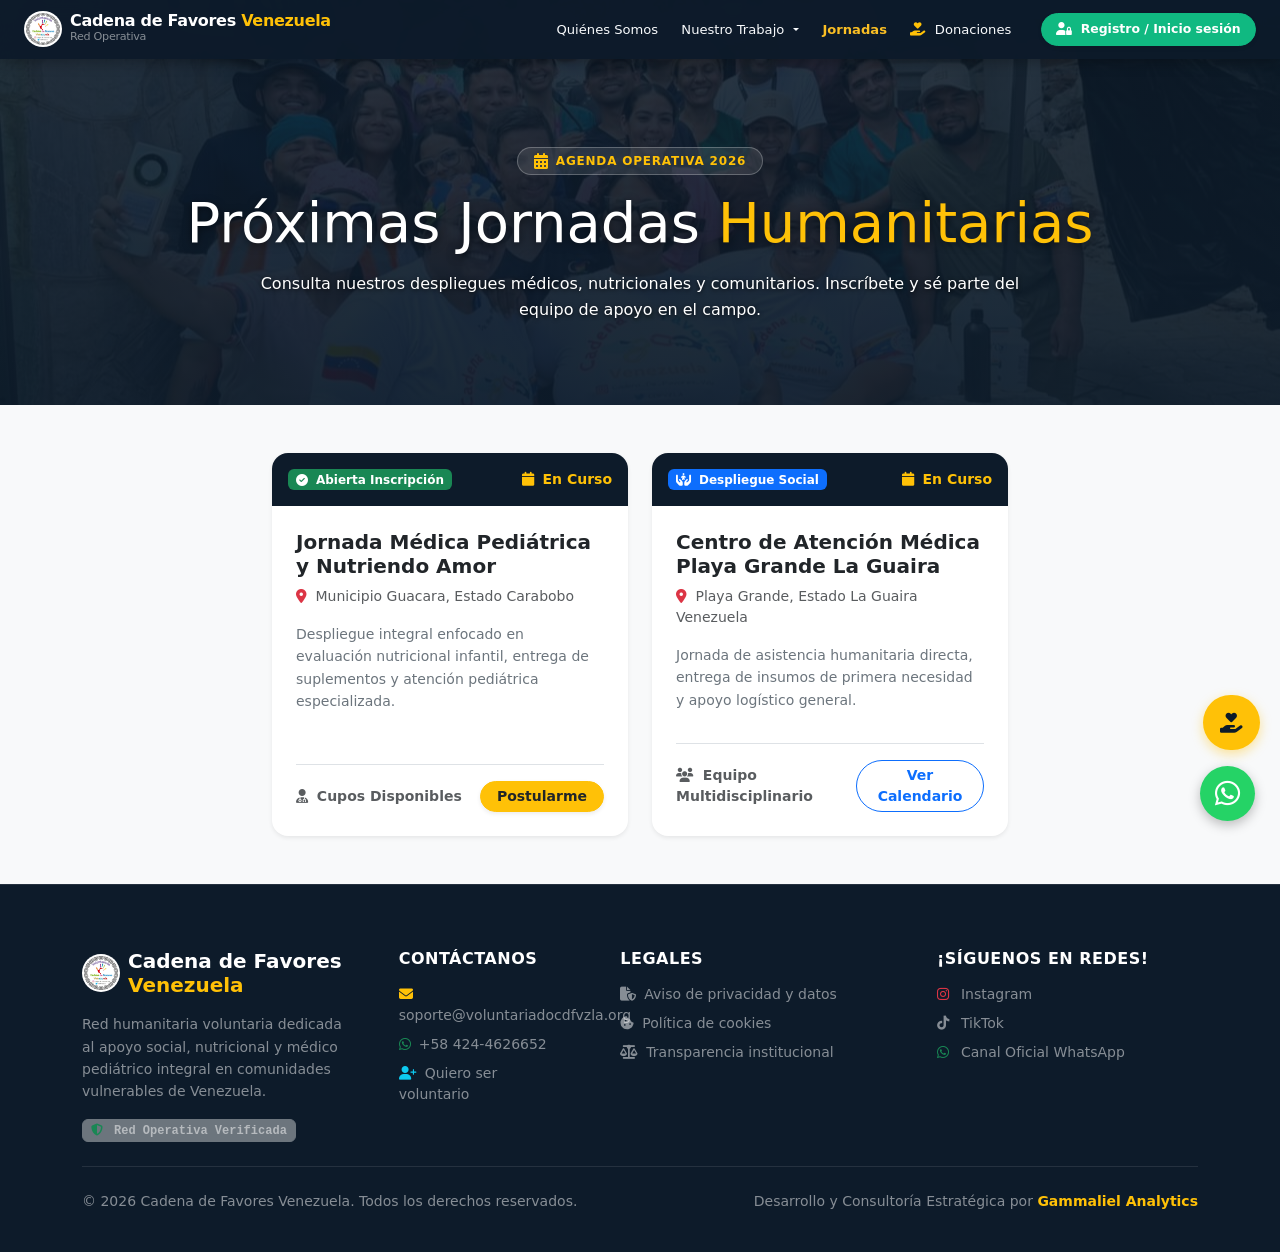
<file: jornadas/index.html>
<!DOCTYPE html>
<html lang="es">
<head>
  <!-- 1. Configuración Básica -->
  <meta charset="UTF-8">
  <meta name="viewport" content="width=device-width, initial-scale=1.0">
  
  <!-- SEO: Control de Indexación y Canónico -->
  <meta name="robots" content="index, follow, max-image-preview:large">
  <link rel="canonical" href="https://voluntariadocdfvzla.org/jornadas/" />

  <!-- SEO Principal -->
  <title>Jornadas Humanitarias y Operativas 2026 - Cadena de Favores Venezuela</title>
  <meta name="description" content="Consulta la agenda de despliegues médicos, nutricionales y comunitarios en Guacara, La Guaira y todo el país. Inscríbete y participa como voluntario.">
  <meta name="keywords" content="jornadas humanitarias, despliegues médicos, Nutriendo Amor, ayuda social Venezuela, voluntariado campo, Carabobo, La Guaira">
  <meta name="author" content="Cadena de Favores Venezuela">

  <!-- Open Graph / Redes Sociales / WhatsApp -->
  <meta property="og:type" content="website">
  <meta property="og:url" content="https://voluntariadocdfvzla.org/jornadas/">
  <meta property="og:title" content="Próximas Jornadas Humanitarias - Cadena de Favores Venezuela">
  <meta property="og:description" content="Revisa la agenda de operativos médicos y nutricionales en curso. ¡Súmate a nuestro equipo en el campo!">
  <meta property="og:image" content="https://voluntariadocdfvzla.org/assets/banner01.jpeg">
  <meta property="og:site_name" content="Cadena de Favores Venezuela">

  <!-- Twitter Cards -->
  <meta name="twitter:card" content="summary_large_image">
  <meta name="twitter:title" content="Jornadas Humanitarias - Cadena de Favores Venezuela">
  <meta name="twitter:description" content="Agenda de despliegues operativos y jornadas de asistencia en comunidades vulnerables.">
  <meta name="twitter:image" content="https://voluntariadocdfvzla.org/assets/banner01.jpeg">

  <!-- Schema.org -->
  <script type="application/ld+json">
  {
    "@context": "https://schema.org",
    "@type": "CollectionPage",
    "name": "Jornadas Humanitarias y Operativas",
    "url": "https://voluntariadocdfvzla.org/jornadas/",
    "description": "Listado de despliegues operativos, jornadas médicas y de asistencia nutricional en Venezuela.",
    "publisher": {
      "@type": "NGO",
      "name": "Cadena de Favores Venezuela",
      "url": "https://voluntariadocdfvzla.org/"
    }
  }
  </script>

  <!-- CSS de Bootstrap 5, FontAwesome y Animate.css -->
  <link href="https://cdn.jsdelivr.net/npm/bootstrap@5.3.2/dist/css/bootstrap.min.css" rel="stylesheet">
  <link rel="stylesheet" href="https://cdnjs.cloudflare.com/ajax/libs/font-awesome/6.4.0/css/all.min.css">
  <link rel="stylesheet" href="https://cdnjs.cloudflare.com/ajax/libs/animate.css/4.1.1/animate.min.css"/>
  
  <!-- Estilos Personalizados -->
  <link rel="stylesheet" href="../css/styles.css">
</head>

<body class="bg-light d-flex flex-column min-vh-100">

<!-- ================================================================= -->
<!-- NAVBAR INSTITUCIONAL UNIFICADO Y FLOTANTE                         -->
<!-- ================================================================= -->
<nav class="navbar navbar-expand-lg navbar-dark navbar-institucional fixed-top">
  <div class="container-fluid px-3 px-md-4">
    <a class="navbar-brand d-flex align-items-center gap-2 fw-bold text-warning text-decoration-none brand-link-dinamico" href="../">
      <div id="navAvatarContainer" class="d-none"></div>
      <img src="../assets/logo.png" alt="Logo Cadena de Favores Venezuela" class="brand-logo" id="navDefaultIcon" style="width: 38px; height: 38px; object-fit: cover;">
      <div class="d-flex flex-column">
        <span class="text-white fs-6 fw-bold lh-1">Cadena de Favores <span class="text-warning">Venezuela</span></span>
        <span class="text-white-50 fw-light" style="font-size: 0.7rem;">Red Operativa</span>
      </div>
    </a>

    <div id="sessionRoleBadgeContainer" class="ms-2 me-auto d-none d-lg-block"></div>

    <button class="navbar-toggler border-0" type="button" data-bs-toggle="collapse" data-bs-target="#navbarMain">
      <span class="navbar-toggler-icon"></span>
    </button>

    <div class="collapse navbar-collapse" id="navbarMain">
      <ul class="navbar-nav ms-auto mb-2 mb-lg-0 gap-1 align-items-center">
        <li class="nav-item"><a class="nav-link fw-semibold" href="../" data-page="index">Quiénes Somos</a></li>
        
        <!-- PESTAÑA NUESTRO TRABAJO CON DESPLEGABLE EN HOVER -->
        <li class="nav-item dropdown nav-item-hover">
          <a class="nav-link fw-semibold dropdown-toggle" href="../trabajo/" id="dropdownTrabajo" role="button" data-bs-toggle="dropdown" aria-expanded="false" data-page="trabajo">
            Nuestro Trabajo
          </a>
          <ul class="dropdown-menu dropdown-menu-dark shadow-lg border-0 rounded-3 mt-0" aria-labelledby="dropdownTrabajo" style="background-color: #0d1b2a;">
            <li>
              <a class="dropdown-item py-2 fw-semibold" href="../trabajo/">
                <i class="fa-solid fa-briefcase text-warning me-2"></i> Ejes e Impacto Social
              </a>
            </li>
            <li><hr class="dropdown-divider border-secondary opacity-25 my-1"></li>
            <li>
              <a class="dropdown-item py-2 small" href="../trabajo/nutriendo-amor/">
                <i class="fa-solid fa-bowl-food text-warning me-2"></i> Nutriendo Amor
              </a>
            </li>
            <li>
              <a class="dropdown-item py-2 small" href="../trabajo/apoyo-hospitalario/">
                <i class="fa-solid fa-hospital text-danger me-2"></i> Apoyo Hospitalario y UCIP
              </a>
            </li>
          </ul>
        </li>

        <li class="nav-item"><a class="nav-link fw-semibold" href="../jornadas/" data-page="jornadas">Jornadas</a></li>
        
        <li class="nav-item nav-item-sesion d-none"><a class="nav-link fw-semibold" href="../perfil/" data-page="perfil"><i class="fa-solid fa-user-circle me-1"></i> Mi Perfil</a></li>
        <li class="nav-item nav-item-sesion d-none" id="navItemCalendario"><a class="nav-link fw-semibold" href="../calendario/" data-page="calendario"><i class="fa-solid fa-calendar-days me-1"></i> Calendario Guardias</a></li>
        <li class="nav-item nav-item-sesion d-none" id="navItemGestionVoluntarios"><a class="nav-link fw-semibold" href="../voluntarios/" data-page="voluntarios"><i class="fa-solid fa-users-gear me-1"></i> Gestión Personal</a></li>
        
        <li class="nav-item"><a class="nav-link fw-semibold" href="../donaciones/" data-page="donaciones"><i class="fa-solid fa-hand-holding-heart me-1 text-warning"></i> Donaciones</a></li>
        
        <li class="nav-item ms-lg-3">
          <!-- Botón Registro / Inicio sesión -->
          <a id="navBtnAuth" class="btn btn-involucrate-nav shadow-sm text-white d-none" href="../auth/">
            <i class="fa-solid fa-user-lock me-1"></i> Registro / Inicio sesión
          </a>

          <!-- Botón Cerrar Sesión Responsivo -->
          <button id="navBtnLogout" class="btn btn-outline-danger btn-sm px-3 w-100 w-lg-auto text-start text-lg-center mt-2 mt-lg-0" onclick="cerrarSesion()">
            <i class="fa-solid fa-right-from-bracket me-1"></i>
            <!-- El texto solo es visible en pantallas pequeñas/móviles y se oculta en escritorio -->
            <span class="d-inline d-lg-none fw-semibold">Cerrar sesión</span>
          </button>
        </li>
      </ul>
    </div>
  </div>
</nav>

<!-- ================================================================= -->
<!-- CONTENIDO CENTRAL: HERO Y TARJETAS DE JORNADAS                    -->
<!-- ================================================================= -->
<main class="flex-grow-1 pt-0 mt-0">
  
  <!-- Hero Header Unificado con Paralaje y Alto Contraste -->
  <header class="hero-landing position-relative overflow-hidden text-white d-flex align-items-center" 
          style="background: linear-gradient(rgba(13, 27, 42, 0.88), rgba(13, 27, 42, 0.94)), url('../assets/banner01.jpeg') center/cover no-repeat; padding-top: 9rem !important; padding-bottom: 5rem !important; min-height: 45vh;">
    <div class="container px-3 px-md-4 text-center position-relative" style="z-index: 2;">
      
      <!-- Badge Institucional -->
      <div class="d-inline-flex align-items-center gap-2 bg-white bg-opacity-10 border border-white border-opacity-25 px-3 py-1 rounded-pill mb-3 animate__animated animate__fadeInDown">
        <i class="fa-solid fa-calendar-days text-warning fs-6"></i>
        <span class="small fw-bold text-warning text-uppercase" style="font-size: 0.75rem; letter-spacing: 0.8px;">
          Agenda Operativa 2026
        </span>
      </div>

      <!-- Título Principal -->
      <h1 class="display-4 fw-extrabold text-white mb-3 text-balance animate__animated animate__fadeInUp" style="line-height: 1.15; text-shadow: 0 2px 8px rgba(0,0,0,0.5);">
        Próximas Jornadas <span class="text-warning">Humanitarias</span>
      </h1>

      <!-- Párrafo Descriptivo -->
      <p class="lead text-white fs-6 fs-md-5 fw-normal mb-0 mx-auto animate__animated animate__fadeInUp" style="max-width: 760px; line-height: 1.6; text-shadow: 0 1px 4px rgba(0,0,0,0.8); opacity: 0.95;">
        Consulta nuestros despliegues médicos, nutricionales y comunitarios. Inscríbete y sé parte del equipo de apoyo en el campo.
      </p>

    </div>
  </header>

  <!-- Contenedor Dinámico / Tarjetas de Jornadas -->
  <section class="container py-5">
    <div class="row g-4 justify-content-center animate__animated animate__fadeIn" id="contenedorJornadasPublicas">
      
      <!-- Jornada 1: Guacara -->
      <div class="col-12 col-md-6 col-lg-4">
        <div class="card border-0 shadow-sm rounded-4 h-100 bg-white overflow-hidden">
          <div class="bg-dark text-white p-3 d-flex justify-content-between align-items-center" style="background-color: #0d1b2a !important;">
            <span class="badge bg-success"><i class="fa-solid fa-circle-check me-1"></i> Abierta Inscripción</span>
            <small class="text-warning fw-bold"><i class="fa-solid fa-calendar me-1"></i> En Curso</small>
          </div>
          <div class="card-body p-4 d-flex flex-column">
            <h4 class="fw-bold text-dark h5 mb-2">Jornada Médica Pediátrica y Nutriendo Amor</h4>
            <p class="text-muted small mb-3">
              <i class="fa-solid fa-location-dot text-danger me-1"></i> Municipio Guacara, Estado Carabobo
            </p>
            <p class="text-secondary small flex-grow-1" style="line-height: 1.6;">
              Despliegue integral enfocado en evaluación nutricional infantil, entrega de suplementos y atención pediátrica especializada.
            </p>
            <div class="border-top pt-3 mt-3 d-flex align-items-center justify-content-between">
              <span class="small text-muted fw-semibold"><i class="fa-solid fa-user-doctor me-1"></i> Cupos Disponibles</span>
              <a href="#" 
                 class="btn btn-warning btn-sm fw-bold px-3 text-dark rounded-pill shadow-sm btn-redirigir-calendario" 
                 onclick="gestionarRedireccionCalendario(event)">
                Postularme
              </a>
            </div>
          </div>
        </div>
      </div>

      <!-- Jornada 2: La Guaira -->
      <div class="col-12 col-md-6 col-lg-4">
        <div class="card border-0 shadow-sm rounded-4 h-100 bg-white overflow-hidden">
          <div class="bg-dark text-white p-3 d-flex justify-content-between align-items-center" style="background-color: #0d1b2a !important;">
            <span class="badge bg-primary"><i class="fa-solid fa-hands-holding-child me-1"></i> Despliegue Social</span>
            <small class="text-warning fw-bold"><i class="fa-solid fa-calendar me-1"></i> En Curso</small>
          </div>
          <div class="card-body p-4 d-flex flex-column">
            <h4 class="fw-bold text-dark h5 mb-2">Centro de Atención Médica Playa Grande La Guaira</h4>
            <p class="text-muted small mb-3">
              <i class="fa-solid fa-location-dot text-danger me-1"></i> Playa Grande, Estado La Guaira Venezuela
            </p>
            <p class="text-secondary small flex-grow-1" style="line-height: 1.6;">
              Jornada de asistencia humanitaria directa, entrega de insumos de primera necesidad y apoyo logístico general.
            </p>
            <div class="border-top pt-3 mt-3 d-flex align-items-center justify-content-between">
              <span class="small text-muted fw-semibold"><i class="fa-solid fa-users me-1"></i> Equipo Multidisciplinario</span>
              <a href="#" 
                 class="btn btn-outline-primary btn-sm fw-bold px-3 rounded-pill btn-redirigir-calendario" 
                 onclick="gestionarRedireccionCalendario(event)">
                Ver Calendario
              </a>
            </div>
          </div>
        </div>
      </div>

    </div>
  </section>

</main>

<!-- ================================================================= -->
<!-- FOOTER INSTITUCIONAL REDISEÑADO Y APILADO EN MÓVIL                -->
<!-- ================================================================= -->
<footer class="bg-dark text-white pt-5 pb-4 mt-auto border-top border-secondary border-opacity-25" style="background-color: #0d1b2a !important;">
  <div class="container py-3">
    <div class="row g-4 text-center text-md-start justify-content-between">
      
      <!-- Columna 1: Marca e Identidad -->
      <div class="col-12 col-md-3 d-flex flex-column align-items-center align-items-md-start">
        <div class="d-flex align-items-center gap-2 mb-3">
          <img src="../assets/logo.png" alt="Logo Cadena de Favores" class="brand-logo" style="width: 38px; height: 38px; object-fit: cover;">
          <span class="h5 fw-bold text-white mb-0">Cadena de Favores <span class="text-warning">Venezuela</span></span>
        </div>
        <p class="small text-white-50 mb-3" style="line-height: 1.6; max-width: 320px;">
          Red humanitaria voluntaria dedicada al apoyo social, nutricional y médico pediátrico integral en comunidades vulnerables de Venezuela.
        </p>
        <span class="badge bg-secondary text-white-50 font-monospace border border-secondary" style="font-size: 0.75rem;">
          <i class="fa-solid fa-shield-halved text-success me-1"></i> Red Operativa Verificada
        </span>
      </div>

      <!-- Columna 2: Contacto y Enlaces Formales -->
      <div class="col-12 col-md-2">
        <p class="h6 fw-bold text-white mb-3 text-uppercase tracking-wider" style="letter-spacing: 0.5px;">Contáctanos</p>
        <ul class="list-unstyled small d-flex flex-column gap-2 align-items-center align-items-md-start mb-0">
          <li><a href="mailto:soporte@voluntariadocdfvzla.org" class="text-white-50 text-decoration-none hover-warning"><i class="fa-solid fa-envelope me-2 text-warning"></i>soporte@voluntariadocdfvzla.org</a></li>
          <li>
            <a id="linkWhatsappFooter" target="_blank" rel="noopener noreferrer" class="text-white-50 text-decoration-none hover-warning">
              <i class="fa-brands fa-whatsapp me-2 text-success"></i>+58 424-4626652
            </a>
          </li>
          <li><a href="../auth/" class="text-white-50 text-decoration-none hover-warning"><i class="fa-solid fa-user-plus me-2 text-info"></i>Quiero ser voluntario</a></li>
        </ul>
      </div>

      <!-- Columna 3: Legales -->
      <div class="col-12 col-md-3">
        <p class="h6 fw-bold text-white mb-3 text-uppercase tracking-wider" style="letter-spacing: 0.5px;">Legales</p>
        <ul class="list-unstyled small d-flex flex-column gap-2 align-items-center align-items-md-start mb-0">
          <li><a href="#" data-bs-toggle="modal" data-bs-target="#modalPoliticasGlobal" class="text-white-50 text-decoration-none hover-warning"><i class="fa-solid fa-file-shield me-2"></i>Aviso de privacidad y datos</a></li>
          <li><a href="#" data-bs-toggle="modal" data-bs-target="#modalPoliticasGlobal" class="text-white-50 text-decoration-none hover-warning"><i class="fa-solid fa-cookie-bite me-2"></i>Política de cookies</a></li>
          <li><a href="../politicas.html" target="_blank" class="text-white-50 text-decoration-none hover-warning"><i class="fa-solid fa-scale-balanced me-2"></i>Transparencia institucional</a></li>
        </ul>
      </div>

      <!-- Columna 4: Redes Sociales -->
      <div class="col-12 col-md-3">
        <p class="h6 fw-bold text-white mb-3 text-uppercase tracking-wider" style="letter-spacing: 0.5px;">¡Síguenos en redes!</p>
        <ul class="list-unstyled small d-flex flex-column gap-2 align-items-center align-items-md-start mb-0">
          <li><a href="https://www.instagram.com/cadena_de_favores_vzla/" target="_blank" rel="noopener noreferrer" class="text-white-50 text-decoration-none hover-warning"><i class="fa-brands fa-instagram me-2 text-danger" style="width: 16px;"></i>Instagram</a></li>
          <li><a href="https://www.tiktok.com/@cadena_de_favores_vzla/" target="_blank" rel="noopener noreferrer" class="text-white-50 text-decoration-none hover-warning"><i class="fa-brands fa-tiktok me-2" style="width: 16px;"></i>TikTok</a></li>
          <li><a href="https://whatsapp.com/channel/0029Vb8GH9DCMY0NIQywzo14" target="_blank" rel="noopener noreferrer" class="text-white-50 text-decoration-none hover-warning"><i class="fa-brands fa-whatsapp me-2 text-success" style="width: 16px;"></i>Canal Oficial WhatsApp</a></li>
        </ul>
      </div>

    </div>

    <hr class="border-secondary my-4 opacity-25">

    <div class="row align-items-center justify-content-between gy-3 text-center text-md-start">
      <div class="col-12 col-md-6 text-white-50 small">
        <p class="mb-0">&copy; 2026 Cadena de Favores Venezuela. Todos los derechos reservados.</p>
      </div>
      <div class="col-12 col-md-6 text-md-end text-white-50 small">
        <p class="mb-0">Desarrollo y Consultoría Estratégica por <a href="https://gammalielanalytics.com/" target="_blank" rel="noopener noreferrer" class="text-warning text-decoration-none fw-semibold">Gammaliel Analytics</a></p>
      </div>
    </div>
  </div>
</footer>

<!-- MODAL GLOBAL DE POLÍTICAS Y PRIVACIDAD -->
<div class="modal fade" id="modalPoliticasGlobal" tabindex="-1" aria-labelledby="modalPoliticasLabel" aria-hidden="true">
  <div class="modal-dialog modal-xl modal-dialog-scrollable">
    <div class="modal-content border-0 shadow-lg">
      <div class="modal-header bg-dark text-white border-bottom border-secondary">
        <h5 class="modal-title" id="modalPoliticasLabel">
          <i class="fa-solid fa-shield-halved text-success me-2"></i> Marco Legal, Términos y Tratamiento de Datos
        </h5>
        <button type="button" class="btn-close btn-close-white" data-bs-dismiss="modal" aria-label="Cerrar"></button>
      </div>
      <div class="modal-body p-0" style="height: 75vh;">
        <iframe src="../politicas.html" style="width: 100%; height: 100%; border: none;" title="Vista de Políticas de Privacidad"></iframe>
      </div>
      <div class="modal-footer bg-light border-top">
        <a href="../politicas.html" target="_blank" class="btn btn-outline-primary btn-sm me-auto">
          <i class="fa-solid fa-arrow-up-right-from-square me-1"></i> Abrir en Pestaña Nueva
        </a>
        <button type="button" class="btn btn-secondary btn-sm px-4 fw-bold" data-bs-dismiss="modal">Entendido y Cerrar</button>
      </div>
    </div>
  </div>
</div>

<!-- CONTENEDOR DE BOTONES FLOTANTES -->
<div class="floating-buttons-container">
  <a href="../donaciones/" class="btn-float-donar pulse-animation animate__animated animate__fadeInUp" title="Haz tu donación">
    <i class="fa-solid fa-hand-holding-heart fs-5"></i>
    <span class="btn-text">Donaciones</span>
  </a>

  <a id="btnWhatsappFlotante" target="_blank" rel="noopener noreferrer" class="btn-float-whatsapp animate__animated animate__fadeInUp" style="bottom: 85px;" title="Soporte y Atención por WhatsApp">
    <i class="fa-brands fa-whatsapp"></i>
  </a>

  <button id="btnScrollTop" class="btn-float-top" onclick="irArriba()" title="Volver arriba">
    <i class="fa-solid fa-chevron-up"></i>
  </button>
</div>

<!-- DEPENDENCIAS JS Y SCRIPTS DE CONTROL -->
<script src="https://cdn.jsdelivr.net/npm/bootstrap@5.3.2/dist/js/bootstrap.bundle.min.js"></script>
<script src="../js/config.js?v=2026.08.30.001"></script>
<script src="../js/auth.js?v=2026.08.30.001"></script>

<script>
  document.addEventListener("DOMContentLoaded", function() {
    if (typeof sincronizarHeaderGlobal === 'function') {
      sincronizarHeaderGlobal();
    }
    
    const btnFlotante = document.getElementById('btnWhatsappFlotante');
    if (btnFlotante && typeof obtenerEnlaceWhatsApp === 'function') {
      btnFlotante.href = obtenerEnlaceWhatsApp('flotante');
    }
    const linkFooter = document.getElementById('linkWhatsappFooter');
    if (linkFooter && typeof obtenerEnlaceWhatsApp === 'function') {
      linkFooter.href = obtenerEnlaceWhatsApp('footer');
    }
  });

  window.addEventListener('scroll', function() {
    const btnTop = document.getElementById('btnScrollTop');
    if (btnTop) {
      if (window.scrollY > 300) {
        btnTop.classList.add('show');
      } else {
        btnTop.classList.remove('show');
      }
    }
  });

  function irArriba() {
    window.scrollTo({
      top: 0,
      behavior: 'smooth'
    });
  }
</script>

</body>
</html>
</file>
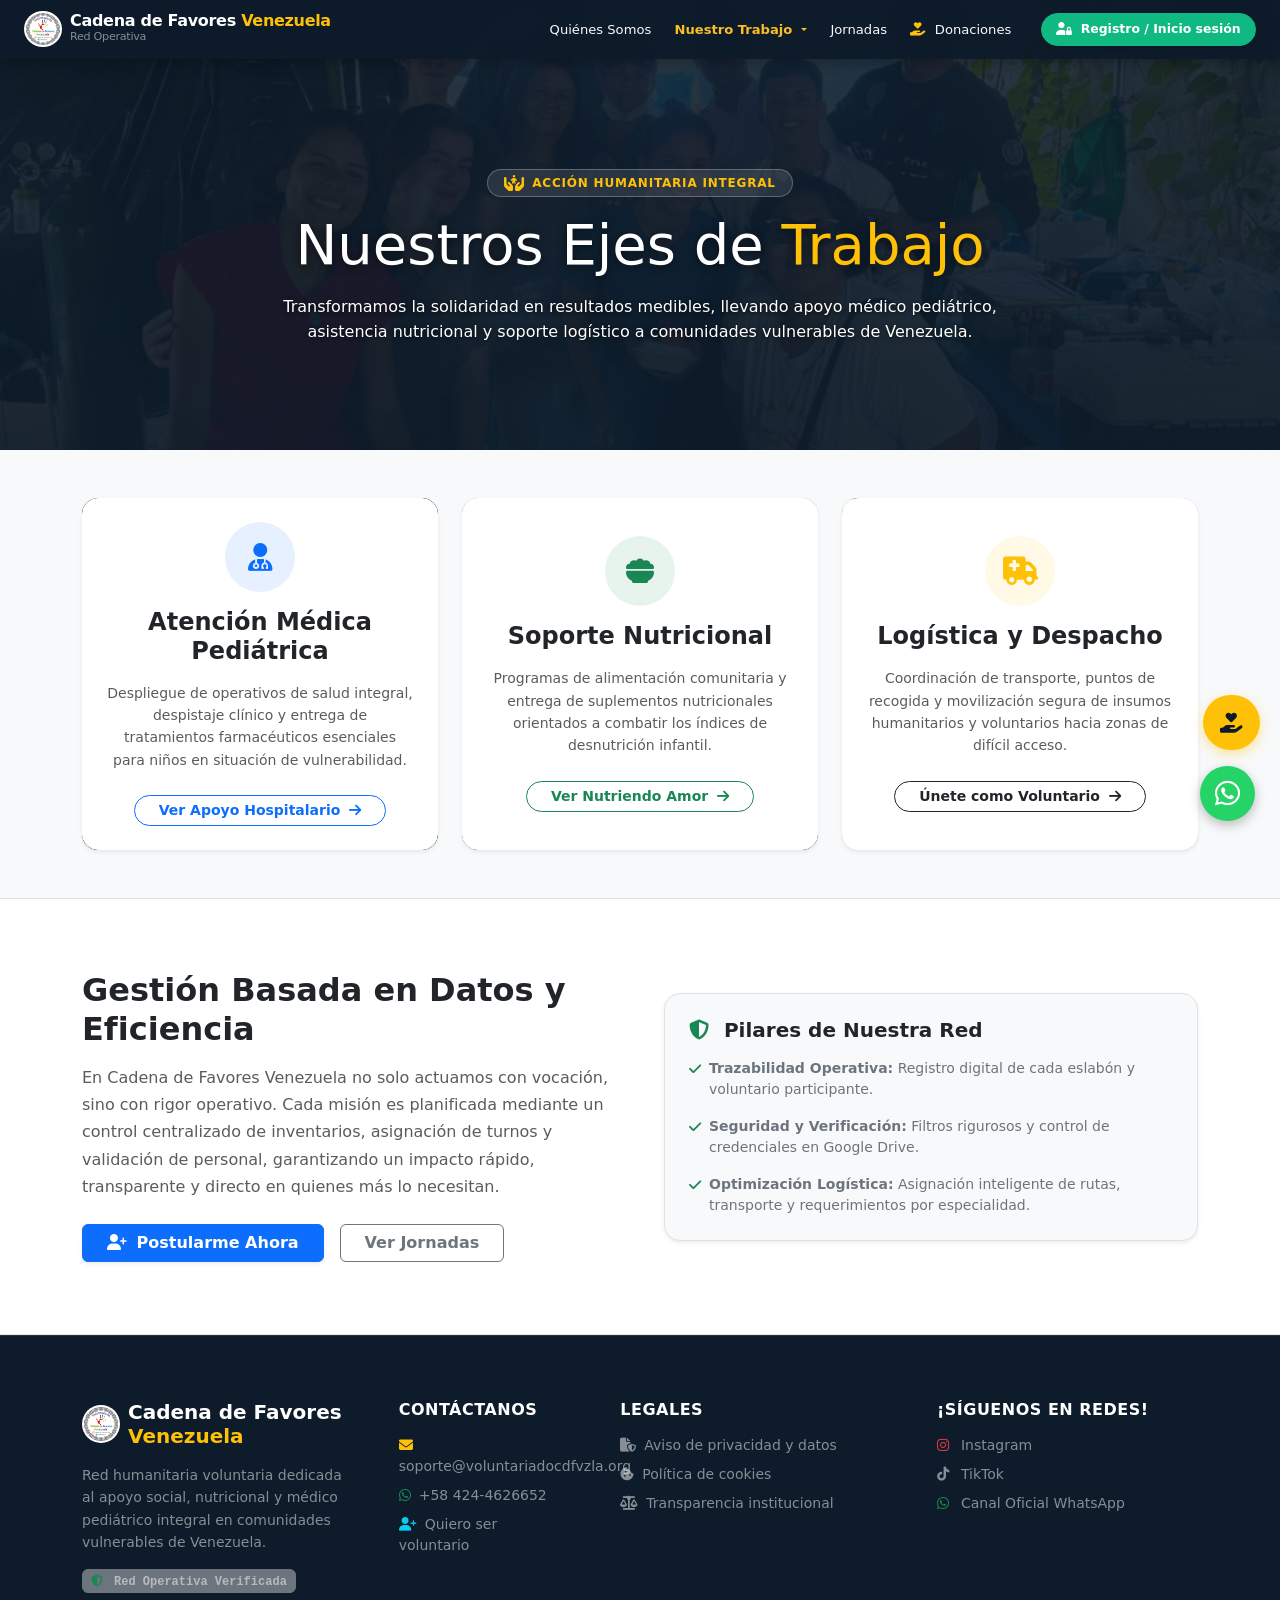
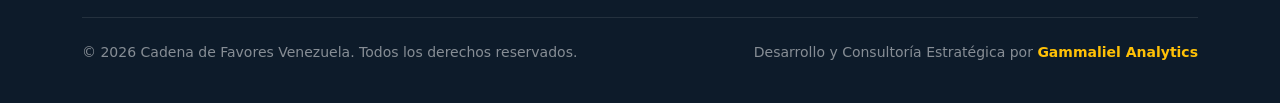
<file: trabajo/index.html>
<!DOCTYPE html>
<html lang="es">
<head>
  <!-- 1. Configuración Básica -->
  <meta charset="UTF-8">
  <meta name="viewport" content="width=device-width, initial-scale=1.0">
  
  <!-- SEO: Control de Indexación y Canónico -->
  <meta name="robots" content="index, follow, max-image-preview:large">
  <link rel="canonical" href="https://voluntariadocdfvzla.org/trabajo/" />

  <!-- SEO Principal -->
  <title>Nuestros Ejes de Trabajo e Impacto Social - Cadena de Favores Venezuela</title>
  <meta name="description" content="Conoce nuestros programas de atención médica pediátrica, soporte nutricional y logística humanitaria basados en trazabilidad operativa y eficiencia en Venezuela.">
  <meta name="keywords" content="atención médica pediátrica, soporte nutricional, logística humanitaria, ONG Venezuela, acción social, Cadena de Favores">
  <meta name="author" content="Cadena de Favores Venezuela">

  <!-- Open Graph / Redes Sociales / WhatsApp -->
  <meta property="og:type" content="website">
  <meta property="og:url" content="https://voluntariadocdfvzla.org/trabajo/">
  <meta property="og:title" content="Nuestros Ejes de Trabajo - Cadena de Favores Venezuela">
  <meta property="og:description" content="Transformamos la solidaridad en resultados medibles llevando salud y asistencia a comunidades vulnerables.">
  <meta property="og:image" content="https://voluntariadocdfvzla.org/assets/banner-trabajo.jpeg">
  <meta property="og:site_name" content="Cadena de Favores Venezuela">

  <!-- Twitter Cards -->
  <meta name="twitter:card" content="summary_large_image">
  <meta name="twitter:title" content="Nuestros Ejes de Trabajo - Cadena de Favores Venezuela">
  <meta name="twitter:description" content="Programas continuos de impacto social y asistencia humanitaria integral en Venezuela.">
  <meta name="twitter:image" content="https://voluntariadocdfvzla.org/assets/banner-trabajo.jpeg">

  <!-- Schema.org -->
  <script type="application/ld+json">
  {
    "@context": "https://schema.org",
    "@type": "WebPage",
    "name": "Nuestros Ejes de Trabajo e Impacto Social",
    "url": "https://voluntariadocdfvzla.org/trabajo/",
    "description": "Programas institucionales de intervención directa, salud pediátrica y logística humanitaria.",
    "publisher": {
      "@type": "NGO",
      "name": "Cadena de Favores Venezuela",
      "url": "https://voluntariadocdfvzla.org/"
    }
  }
  </script>

  <!-- CSS de Bootstrap 5, FontAwesome y Animate.css -->
  <link href="https://cdn.jsdelivr.net/npm/bootstrap@5.3.2/dist/css/bootstrap.min.css" rel="stylesheet">
  <link rel="stylesheet" href="https://cdnjs.cloudflare.com/ajax/libs/font-awesome/6.4.0/css/all.min.css">
  <link rel="stylesheet" href="https://cdnjs.cloudflare.com/ajax/libs/animate.css/4.1.1/animate.min.css"/>
  
  <!-- Estilos Personalizados -->
  <link rel="stylesheet" href="../css/styles.css">
</head>

<body class="bg-light d-flex flex-column min-vh-100">

<!-- ================================================================= -->
<!-- NAVBAR INSTITUCIONAL UNIFICADO Y FLOTANTE                         -->
<!-- ================================================================= -->
<nav class="navbar navbar-expand-lg navbar-dark navbar-institucional fixed-top">
  <div class="container-fluid px-3 px-md-4">
    <a class="navbar-brand d-flex align-items-center gap-2 fw-bold text-warning text-decoration-none brand-link-dinamico" href="../">
      <div id="navAvatarContainer" class="d-none"></div>
      <img src="../assets/logo.png" alt="Logo Cadena de Favores Venezuela" class="brand-logo" id="navDefaultIcon" style="width: 38px; height: 38px; object-fit: cover;">
      <div class="d-flex flex-column">
        <span class="text-white fs-6 fw-bold lh-1">Cadena de Favores <span class="text-warning">Venezuela</span></span>
        <span class="text-white-50 fw-light" style="font-size: 0.7rem;">Red Operativa</span>
      </div>
    </a>

    <div id="sessionRoleBadgeContainer" class="ms-2 me-auto d-none d-lg-block"></div>

    <button class="navbar-toggler border-0" type="button" data-bs-toggle="collapse" data-bs-target="#navbarMain">
      <span class="navbar-toggler-icon"></span>
    </button>

    <div class="collapse navbar-collapse" id="navbarMain">
      <ul class="navbar-nav ms-auto mb-2 mb-lg-0 gap-1 align-items-center">
        <li class="nav-item"><a class="nav-link fw-semibold" href="../" data-page="index">Quiénes Somos</a></li>
        
        <!-- PESTAÑA NUESTRO TRABAJO CON DESPLEGABLE EN HOVER -->
        <li class="nav-item dropdown nav-item-hover">
          <a class="nav-link fw-semibold dropdown-toggle" href="../trabajo/" id="dropdownTrabajo" role="button" data-bs-toggle="dropdown" aria-expanded="false" data-page="trabajo">
            Nuestro Trabajo
          </a>
          <ul class="dropdown-menu dropdown-menu-dark shadow-lg border-0 rounded-3 mt-0" aria-labelledby="dropdownTrabajo" style="background-color: #0d1b2a;">
            <li>
              <a class="dropdown-item py-2 fw-semibold" href="../trabajo/">
                <i class="fa-solid fa-briefcase text-warning me-2"></i> Ejes e Impacto Social
              </a>
            </li>
            <li><hr class="dropdown-divider border-secondary opacity-25 my-1"></li>
            <li>
              <a class="dropdown-item py-2 small" href="../trabajo/nutriendo-amor/">
                <i class="fa-solid fa-bowl-food text-warning me-2"></i> Nutriendo Amor
              </a>
            </li>
            <li>
              <a class="dropdown-item py-2 small" href="../trabajo/apoyo-hospitalario/">
                <i class="fa-solid fa-hospital text-danger me-2"></i> Apoyo Hospitalario y UCIP
              </a>
            </li>
          </ul>
        </li>

        <li class="nav-item"><a class="nav-link fw-semibold" href="../jornadas/" data-page="jornadas">Jornadas</a></li>
        
        <li class="nav-item nav-item-sesion d-none"><a class="nav-link fw-semibold" href="../perfil/" data-page="perfil"><i class="fa-solid fa-user-circle me-1"></i> Mi Perfil</a></li>
        <li class="nav-item nav-item-sesion d-none" id="navItemCalendario"><a class="nav-link fw-semibold" href="../calendario/" data-page="calendario"><i class="fa-solid fa-calendar-days me-1"></i> Calendario Guardias</a></li>
        <li class="nav-item nav-item-sesion d-none" id="navItemGestionVoluntarios"><a class="nav-link fw-semibold" href="../voluntarios/" data-page="voluntarios"><i class="fa-solid fa-users-gear me-1"></i> Gestión Personal</a></li>
        
        <li class="nav-item"><a class="nav-link fw-semibold" href="../donaciones/" data-page="donaciones"><i class="fa-solid fa-hand-holding-heart me-1 text-warning"></i> Donaciones</a></li>
        
        <li class="nav-item ms-lg-3">
          <!-- Botón Registro / Inicio sesión -->
          <a id="navBtnAuth" class="btn btn-involucrate-nav shadow-sm text-white d-none" href="../auth/">
            <i class="fa-solid fa-user-lock me-1"></i> Registro / Inicio sesión
          </a>

          <!-- Botón Cerrar Sesión Responsivo -->
          <button id="navBtnLogout" class="btn btn-outline-danger btn-sm px-3 w-100 w-lg-auto text-start text-lg-center mt-2 mt-lg-0" onclick="cerrarSesion()">
            <i class="fa-solid fa-right-from-bracket me-1"></i>
            <!-- El texto solo es visible en pantallas pequeñas/móviles y se oculta en escritorio -->
            <span class="d-inline d-lg-none fw-semibold">Cerrar sesión</span>
          </button>
        </li>
      </ul>
    </div>
  </div>
</nav>

<!-- ================================================================= -->
<!-- CONTENIDO CENTRAL: HERO TRABAJO RESTRUCTURADO                      -->
<!-- ================================================================= -->
<main class="flex-grow-1">
  
  <header class="hero-landing position-relative overflow-hidden text-white d-flex align-items-center" 
          style="background: linear-gradient(rgba(13, 27, 42, 0.88), rgba(13, 27, 42, 0.94)), url('../assets/nuestra-labor-cdf.jpeg') center/cover no-repeat; padding-top: 9rem !important; padding-bottom: 5rem !important; min-height: 50vh;">
    <div class="container px-3 px-md-4 text-center position-relative" style="z-index: 2;">
      
      <!-- Badge Institucional -->
      <div class="d-inline-flex align-items-center gap-2 bg-white bg-opacity-10 border border-white border-opacity-25 px-3 py-1 rounded-pill mb-3 animate__animated animate__fadeInDown">
        <i class="fa-solid fa-hands-holding-child text-warning fs-6"></i>
        <span class="small fw-bold text-warning text-uppercase" style="font-size: 0.75rem; letter-spacing: 0.8px;">
          Acción Humanitaria Integral
        </span>
      </div>

      <!-- Título Principal -->
      <h1 class="display-4 fw-extrabold text-white mb-3 text-balance animate__animated animate__fadeInUp" style="line-height: 1.15; text-shadow: 0 2px 8px rgba(0,0,0,0.5);">
        Nuestros Ejes de <span class="text-warning">Trabajo</span>
      </h1>

      <!-- Párrafo Descriptivo con Alto Contraste -->
      <p class="lead text-white fs-6 fs-md-5 fw-normal mb-0 mx-auto animate__animated animate__fadeInUp" style="max-width: 760px; line-height: 1.6; text-shadow: 0 1px 4px rgba(0,0,0,0.8); opacity: 0.95;">
        Transformamos la solidaridad en resultados medibles, llevando apoyo médico pediátrico, asistencia nutricional y soporte logístico a comunidades vulnerables de Venezuela.
      </p>

    </div>
  </header>

  <!-- Tarjetas de Programas y Ejes Operativos -->
  <section class="container py-5">
    <div class="row g-4 justify-content-center">
      
      <!-- Eje 1: Atención Médica Pediátrica -->
      <div class="col-12 col-md-6 col-lg-4 animate__animated animate__fadeInUp">
        <article class="card h-100 border-0 shadow-sm card-trabajo-hover rounded-4" style="background-image: url('../assets/atencion-medica.jpeg'); min-height: 340px;">
          <div class="card-body card-body-content p-4 text-center rounded-4">
            <div class="rounded-circle bg-primary bg-opacity-10 text-primary d-inline-flex align-items-center justify-content-center mb-3" style="width: 70px; height: 70px;">
              <i class="fa-solid fa-user-doctor fs-3"></i>
            </div>
            <h4 class="fw-bold text-dark mb-3">Atención Médica Pediátrica</h4>
            <p class="text-muted small mb-4" style="line-height: 1.6;">
              Despliegue de operativos de salud integral, despistaje clínico y entrega de tratamientos farmacéuticos esenciales para niños en situación de vulnerabilidad.
            </p>
            <a href="apoyo-hospitalario/" class="btn btn-outline-primary btn-sm rounded-pill px-4 fw-semibold">
              Ver Apoyo Hospitalario <i class="fa-solid fa-arrow-right ms-1"></i>
            </a>
          </div>
        </article>
      </div>

      <!-- Eje 2: Asistencia Nutricional -->
      <div class="col-12 col-md-6 col-lg-4 animate__animated animate__fadeInUp" style="animation-delay: 0.1s;">
        <article class="card h-100 border-0 shadow-sm card-trabajo-hover rounded-4" style="background-image: url('../assets/asistencia-nutricional.jpeg'); min-height: 340px;">
          <div class="card-body card-body-content p-4 text-center rounded-4">
            <div class="rounded-circle bg-success bg-opacity-10 text-success d-inline-flex align-items-center justify-content-center mb-3" style="width: 70px; height: 70px;">
              <i class="fa-solid fa-bowl-food fs-3"></i>
            </div>
            <h4 class="fw-bold text-dark mb-3">Soporte Nutricional</h4>
            <p class="text-muted small mb-4" style="line-height: 1.6;">
              Programas de alimentación comunitaria y entrega de suplementos nutricionales orientados a combatir los índices de desnutrición infantil.
            </p>
            <a href="nutriendo-amor/" class="btn btn-outline-success btn-sm rounded-pill px-4 fw-semibold">
              Ver Nutriendo Amor <i class="fa-solid fa-arrow-right ms-1"></i>
            </a>
          </div>
        </article>
      </div>

      <!-- Eje 3: Logística y Despacho Operativo -->
      <div class="col-12 col-md-6 col-lg-4 animate__animated animate__fadeInUp" style="animation-delay: 0.2s;">
        <article class="card h-100 border-0 shadow-sm card-trabajo-hover rounded-4" style="background-image: url('../assets/asistencia-logistica.jpeg'); min-height: 340px;">
          <div class="card-body card-body-content p-4 text-center rounded-4">
            <div class="rounded-circle bg-warning bg-opacity-10 text-warning d-inline-flex align-items-center justify-content-center mb-3" style="width: 70px; height: 70px;">
              <i class="fa-solid fa-truck-medical fs-3"></i>
            </div>
            <h4 class="fw-bold text-dark mb-3">Logística y Despacho</h4>
            <p class="text-muted small mb-4" style="line-height: 1.6;">
              Coordinación de transporte, puntos de recogida y movilización segura de insumos humanitarios y voluntarios hacia zonas de difícil acceso.
            </p>
            <a href="../auth/" class="btn btn-outline-dark btn-sm rounded-pill px-4 fw-semibold">
              Únete como Voluntario <i class="fa-solid fa-arrow-right ms-1"></i>
            </a>
          </div>
        </article>
      </div>

    </div>
  </section>

  <!-- Sección de Impacto y Transparencia -->
  <section class="bg-white py-5 border-top border-bottom">
    <div class="container py-4">
      <div class="row align-items-center g-5">
        <div class="col-12 col-lg-6">
          <h2 class="fw-bold text-dark mb-3">Gestión Basada en Datos y Eficiencia</h2>
          <p class="text-muted mb-4" style="line-height: 1.7;">
            En Cadena de Favores Venezuela no solo actuamos con vocación, sino con rigor operativo. Cada misión es planificada mediante un control centralizado de inventarios, asignación de turnos y validación de personal, garantizando un impacto rápido, transparente y directo en quienes más lo necesitan.
          </p>
          <div class="d-flex gap-3">
            <a href="../auth/" class="btn btn-primary px-4 fw-bold shadow-sm">
              <i class="fa-solid fa-user-plus me-1"></i> Postularme Ahora
            </a>
            <a href="../jornadas/" class="btn btn-outline-secondary px-4 fw-semibold">
              Ver Jornadas
            </a>
          </div>
        </div>
        <div class="col-12 col-lg-6">
          <div class="p-4 bg-light rounded-4 shadow-sm border">
            <h5 class="fw-bold text-dark mb-3"><i class="fa-solid fa-shield-halved text-success me-2"></i> Pilares de Nuestra Red</h5>
            <ul class="list-unstyled d-flex flex-column gap-3 mb-0 small text-secondary">
              <li class="d-flex align-items-start gap-2">
                <i class="fa-solid fa-check text-success mt-1"></i>
                <span><strong>Trazabilidad Operativa:</strong> Registro digital de cada eslabón y voluntario participante.</span>
              </li>
              <li class="d-flex align-items-start gap-2">
                <i class="fa-solid fa-check text-success mt-1"></i>
                <span><strong>Seguridad y Verificación:</strong> Filtros rigurosos y control de credenciales en Google Drive.</span>
              </li>
              <li class="d-flex align-items-start gap-2">
                <i class="fa-solid fa-check text-success mt-1"></i>
                <span><strong>Optimización Logística:</strong> Asignación inteligente de rutas, transporte y requerimientos por especialidad.</span>
              </li>
            </ul>
          </div>
        </div>
      </div>
    </div>
  </section>

</main>

<!-- ================================================================= -->
<!-- FOOTER INSTITUCIONAL REDISEÑADO Y APILADO EN MÓVIL                -->
<!-- ================================================================= -->
<footer class="bg-dark text-white pt-5 pb-4 mt-auto border-top border-secondary border-opacity-25" style="background-color: #0d1b2a !important;">
  <div class="container py-3">
    <div class="row g-4 text-center text-md-start justify-content-between">
      
      <!-- Columna 1: Marca e Identidad -->
      <div class="col-12 col-md-3 d-flex flex-column align-items-center align-items-md-start">
        <div class="d-flex align-items-center gap-2 mb-3">
          <img src="../assets/logo.png" alt="Logo Cadena de Favores" class="brand-logo" style="width: 38px; height: 38px; object-fit: cover;">
          <span class="h5 fw-bold text-white mb-0">Cadena de Favores <span class="text-warning">Venezuela</span></span>
        </div>
        <p class="small text-white-50 mb-3" style="line-height: 1.6; max-width: 320px;">
          Red humanitaria voluntaria dedicada al apoyo social, nutricional y médico pediátrico integral en comunidades vulnerables de Venezuela.
        </p>
        <span class="badge bg-secondary text-white-50 font-monospace border border-secondary" style="font-size: 0.75rem;">
          <i class="fa-solid fa-shield-halved text-success me-1"></i> Red Operativa Verificada
        </span>
      </div>

      <!-- Columna 2: Contacto y Enlaces Formales -->
      <div class="col-12 col-md-2">
        <p class="h6 fw-bold text-white mb-3 text-uppercase tracking-wider" style="letter-spacing: 0.5px;">Contáctanos</p>
        <ul class="list-unstyled small d-flex flex-column gap-2 align-items-center align-items-md-start mb-0">
          <li><a href="mailto:soporte@voluntariadocdfvzla.org" class="text-white-50 text-decoration-none hover-warning"><i class="fa-solid fa-envelope me-2 text-warning"></i>soporte@voluntariadocdfvzla.org</a></li>
          <li>
            <a id="linkWhatsappFooter" target="_blank" rel="noopener noreferrer" class="text-white-50 text-decoration-none hover-warning">
              <i class="fa-brands fa-whatsapp me-2 text-success"></i>+58 424-4626652
            </a>
          </li>
          <li><a href="../auth/" class="text-white-50 text-decoration-none hover-warning"><i class="fa-solid fa-user-plus me-2 text-info"></i>Quiero ser voluntario</a></li>
        </ul>
      </div>

      <!-- Columna 3: Legales -->
      <div class="col-12 col-md-3">
        <p class="h6 fw-bold text-white mb-3 text-uppercase tracking-wider" style="letter-spacing: 0.5px;">Legales</p>
        <ul class="list-unstyled small d-flex flex-column gap-2 align-items-center align-items-md-start mb-0">
          <li><a href="#" data-bs-toggle="modal" data-bs-target="#modalPoliticasGlobal" class="text-white-50 text-decoration-none hover-warning"><i class="fa-solid fa-file-shield me-2"></i>Aviso de privacidad y datos</a></li>
          <li><a href="#" data-bs-toggle="modal" data-bs-target="#modalPoliticasGlobal" class="text-white-50 text-decoration-none hover-warning"><i class="fa-solid fa-cookie-bite me-2"></i>Política de cookies</a></li>
          <li><a href="../politicas.html" target="_blank" class="text-white-50 text-decoration-none hover-warning"><i class="fa-solid fa-scale-balanced me-2"></i>Transparencia institucional</a></li>
        </ul>
      </div>

      <!-- Columna 4: Redes Sociales -->
      <div class="col-12 col-md-3">
        <p class="h6 fw-bold text-white mb-3 text-uppercase tracking-wider" style="letter-spacing: 0.5px;">¡Síguenos en redes!</p>
        <ul class="list-unstyled small d-flex flex-column gap-2 align-items-center align-items-md-start mb-0">
          <li><a href="https://www.instagram.com/cadena_de_favores_vzla/" target="_blank" rel="noopener noreferrer" class="text-white-50 text-decoration-none hover-warning"><i class="fa-brands fa-instagram me-2 text-danger" style="width: 16px;"></i>Instagram</a></li>
          <li><a href="https://www.tiktok.com/@cadena_de_favores_vzla/" target="_blank" rel="noopener noreferrer" class="text-white-50 text-decoration-none hover-warning"><i class="fa-brands fa-tiktok me-2" style="width: 16px;"></i>TikTok</a></li>
          <li><a href="https://whatsapp.com/channel/0029Vb8GH9DCMY0NIQywzo14" target="_blank" rel="noopener noreferrer" class="text-white-50 text-decoration-none hover-warning"><i class="fa-brands fa-whatsapp me-2 text-success" style="width: 16px;"></i>Canal Oficial WhatsApp</a></li>
        </ul>
      </div>

    </div>

    <hr class="border-secondary my-4 opacity-25">

    <div class="row align-items-center justify-content-between gy-3 text-center text-md-start">
      <div class="col-12 col-md-6 text-white-50 small">
        <p class="mb-0">&copy; 2026 Cadena de Favores Venezuela. Todos los derechos reservados.</p>
      </div>
      <div class="col-12 col-md-6 text-md-end text-white-50 small">
        <p class="mb-0">Desarrollo y Consultoría Estratégica por <a href="https://gammalielanalytics.com/" target="_blank" rel="noopener noreferrer" class="text-warning text-decoration-none fw-semibold">Gammaliel Analytics</a></p>
      </div>
    </div>
  </div>
</footer>

<!-- MODAL GLOBAL DE POLÍTICAS Y PRIVACIDAD -->
<div class="modal fade" id="modalPoliticasGlobal" tabindex="-1" aria-labelledby="modalPoliticasLabel" aria-hidden="true">
  <div class="modal-dialog modal-xl modal-dialog-scrollable">
    <div class="modal-content border-0 shadow-lg">
      <div class="modal-header bg-dark text-white border-bottom border-secondary">
        <h5 class="modal-title" id="modalPoliticasLabel">
          <i class="fa-solid fa-shield-halved text-success me-2"></i> Marco Legal, Términos y Tratamiento de Datos
        </h5>
        <button type="button" class="btn-close btn-close-white" data-bs-dismiss="modal" aria-label="Cerrar"></button>
      </div>
      <div class="modal-body p-0" style="height: 75vh;">
        <iframe src="../politicas.html" style="width: 100%; height: 100%; border: none;" title="Vista de Políticas de Privacidad"></iframe>
      </div>
      <div class="modal-footer bg-light border-top">
        <a href="../politicas.html" target="_blank" class="btn btn-outline-primary btn-sm me-auto">
          <i class="fa-solid fa-arrow-up-right-from-square me-1"></i> Abrir en Pestaña Nueva
        </a>
        <button type="button" class="btn btn-secondary btn-sm px-4 fw-bold" data-bs-dismiss="modal">Entendido y Cerrar</button>
      </div>
    </div>
  </div>
</div>

<!-- CONTENEDOR DE BOTONES FLOTANTES -->
<div class="floating-buttons-container">
  <a href="../donaciones/" class="btn-float-donar pulse-animation animate__animated animate__fadeInUp" title="Haz tu donación">
    <i class="fa-solid fa-hand-holding-heart fs-5"></i>
    <span class="btn-text">Donaciones</span>
  </a>

  <a id="btnWhatsappFlotante" target="_blank" rel="noopener noreferrer" class="btn-float-whatsapp animate__animated animate__fadeInUp" style="bottom: 85px;" title="Soporte y Atención por WhatsApp">
    <i class="fa-brands fa-whatsapp"></i>
  </a>

  <button id="btnScrollTop" class="btn-float-top" onclick="irArriba()" title="Volver arriba">
    <i class="fa-solid fa-chevron-up"></i>
  </button>
</div>

<!-- DEPENDENCIAS JS Y SCRIPTS DE CONTROL -->
<script src="https://cdn.jsdelivr.net/npm/bootstrap@5.3.2/dist/js/bootstrap.bundle.min.js"></script>
<script src="../js/config.js?v=2026.08.30.001"></script>
<script src="../js/auth.js?v=2026.08.30.001"></script>
<script>
  document.addEventListener("DOMContentLoaded", function() {
    if (typeof sincronizarHeaderGlobal === 'function') {
      sincronizarHeaderGlobal();
    }
    
    const btnFlotante = document.getElementById('btnWhatsappFlotante');
    if (btnFlotante && typeof obtenerEnlaceWhatsApp === 'function') {
      btnFlotante.href = obtenerEnlaceWhatsApp('flotante');
    }
    const linkFooter = document.getElementById('linkWhatsappFooter');
    if (linkFooter && typeof obtenerEnlaceWhatsApp === 'function') {
      linkFooter.href = obtenerEnlaceWhatsApp('footer');
    }
  });

  window.addEventListener('scroll', function() {
    const btnTop = document.getElementById('btnScrollTop');
    if (btnTop) {
      if (window.scrollY > 300) {
        btnTop.classList.add('show');
      } else {
        btnTop.classList.remove('show');
      }
    }
  });

  function irArriba() {
    window.scrollTo({
      top: 0,
      behavior: 'smooth'
    });
  }
</script>

</body>
</html>
</file>
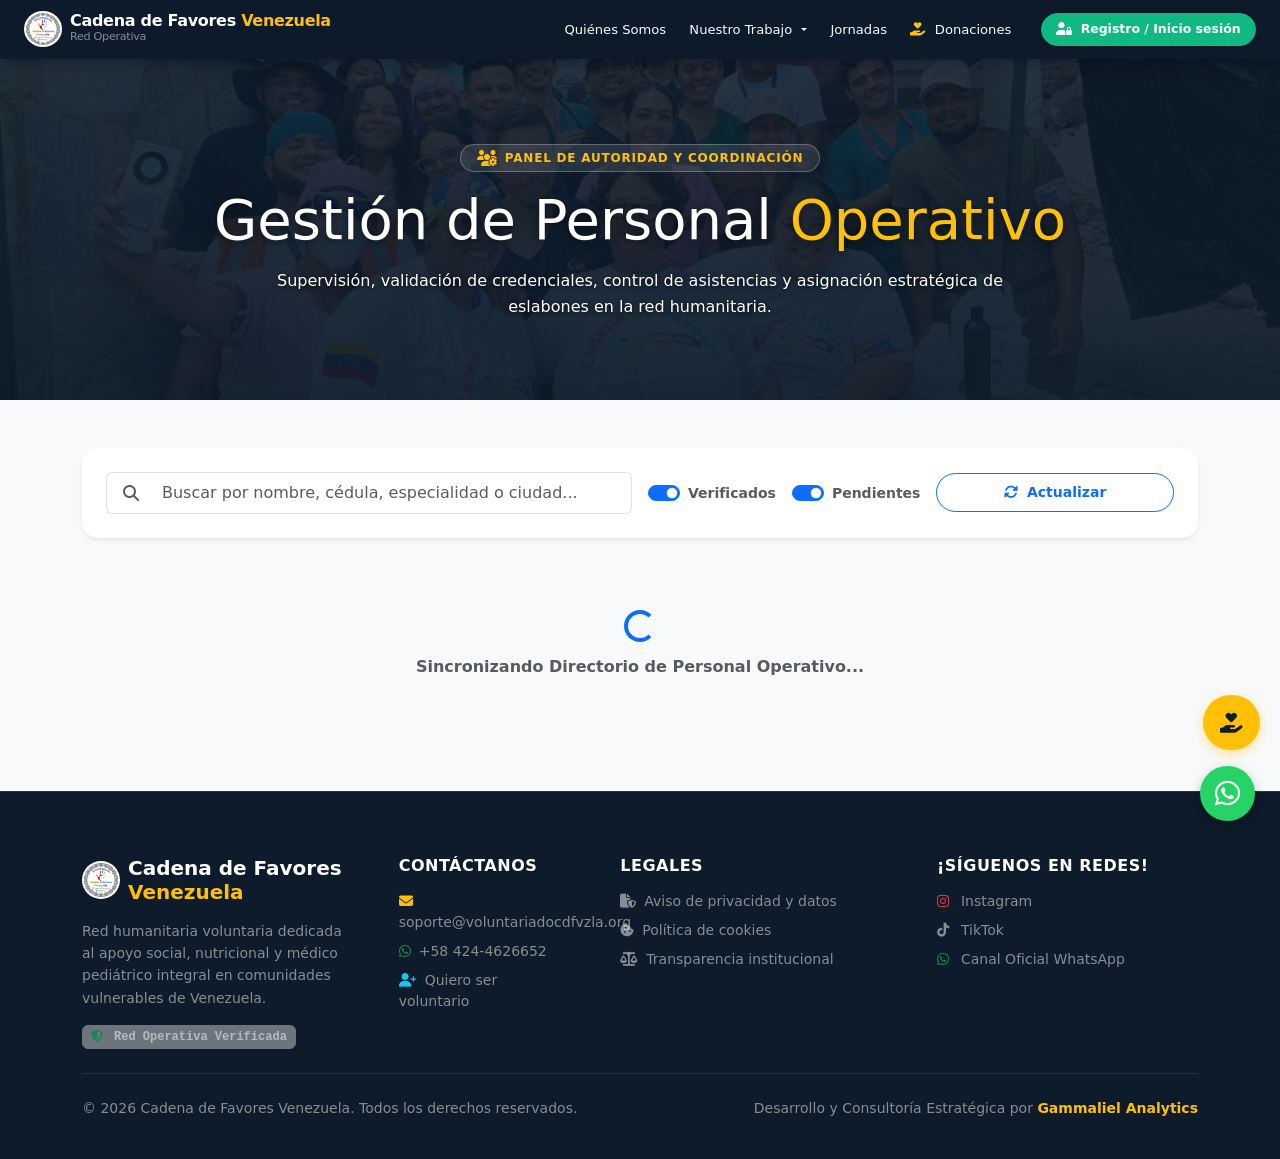
<file: voluntarios/index.html>
<!DOCTYPE html>
<html lang="es">
<head>
  <!-- 1. Configuración Básica -->
  <meta charset="UTF-8">
  <meta name="viewport" content="width=device-width, initial-scale=1.0">
  
  <!-- SEO: Protección de Ruta Administrativa -->
  <meta name="robots" content="noindex, nofollow">
  <link rel="canonical" href="https://voluntariadocdfvzla.org/voluntarios/" />

  <!-- SEO Principal -->
  <title>Gestión de Personal y Voluntarios - Cadena de Favores Venezuela</title>
  <meta name="description" content="Panel administrativo restringido para la gestión, validación y control de personal de la Red Operativa de Cadena de Favores Venezuela.">
  <meta name="author" content="Cadena de Favores Venezuela">

  <!-- Schema.org -->
  <script type="application/ld+json">
  {
    "@context": "https://schema.org",
    "@type": "WebPage",
    "name": "Gestión de Personal Operativo",
    "url": "https://voluntariadocdfvzla.org/voluntarios/",
    "description": "Consola de administración para supervisión y validación de voluntarios.",
    "isAccessibleForFree": false
  }
  </script>

  <!-- CSS de Bootstrap 5, FontAwesome y Animate.css -->
  <link href="https://cdn.jsdelivr.net/npm/bootstrap@5.3.2/dist/css/bootstrap.min.css" rel="stylesheet">
  <link rel="stylesheet" href="https://cdnjs.cloudflare.com/ajax/libs/font-awesome/6.4.0/css/all.min.css">
  <link rel="stylesheet" href="https://cdnjs.cloudflare.com/ajax/libs/animate.css/4.1.1/animate.min.css"/>
  
  <!-- Estilos Personalizados -->
  <link rel="stylesheet" href="../css/styles.css">

  <!-- Reglas Auxiliares para Responsividad Móvil de Filtros y Fichas -->
  <style>
    @media (max-width: 767.98px) {
      .bar-filtros-voluntarios {
        flex-direction: column;
        align-items: stretch !important;
      }
      .bar-filtros-switches {
        justify-content: space-between !important;
        width: 100%;
      }
      .offcanvas-ficha-voluntario {
        width: 100% !important;
      }
    }
  </style>
</head>

<body class="bg-light d-flex flex-column min-vh-100">

<!-- ================================================================= -->
<!-- NAVBAR INSTITUCIONAL UNIFICADO Y FLOTANTE                         -->
<!-- ================================================================= -->
<nav class="navbar navbar-expand-lg navbar-dark navbar-institucional fixed-top">
  <div class="container-fluid px-3 px-md-4">
    <a class="navbar-brand d-flex align-items-center gap-2 fw-bold text-warning text-decoration-none brand-link-dinamico" href="../">
      <div id="navAvatarContainer" class="d-none"></div>
      <img src="../assets/logo.png" alt="Logo Cadena de Favores Venezuela" class="brand-logo" id="navDefaultIcon" style="width: 38px; height: 38px; object-fit: cover;">
      <div class="d-flex flex-column">
        <span class="text-white fs-6 fw-bold lh-1">Cadena de Favores <span class="text-warning">Venezuela</span></span>
        <span class="text-white-50 fw-light" style="font-size: 0.7rem;">Red Operativa</span>
      </div>
    </a>

    <div id="sessionRoleBadgeContainer" class="ms-2 me-auto d-none d-lg-block"></div>

    <button class="navbar-toggler border-0" type="button" data-bs-toggle="collapse" data-bs-target="#navbarMain">
      <span class="navbar-toggler-icon"></span>
    </button>

    <div class="collapse navbar-collapse" id="navbarMain">
      <ul class="navbar-nav ms-auto mb-2 mb-lg-0 gap-1 align-items-center">
        <li class="nav-item"><a class="nav-link fw-semibold" href="../" data-page="index">Quiénes Somos</a></li>
        
        <!-- PESTAÑA NUESTRO TRABAJO CON DESPLEGABLE EN HOVER -->
        <li class="nav-item dropdown nav-item-hover">
          <a class="nav-link fw-semibold dropdown-toggle" href="../trabajo/" id="dropdownTrabajo" role="button" data-bs-toggle="dropdown" aria-expanded="false" data-page="trabajo">
            Nuestro Trabajo
          </a>
          <ul class="dropdown-menu dropdown-menu-dark shadow-lg border-0 rounded-3 mt-0" aria-labelledby="dropdownTrabajo" style="background-color: #0d1b2a;">
            <li>
              <a class="dropdown-item py-2 fw-semibold" href="../trabajo/">
                <i class="fa-solid fa-briefcase text-warning me-2"></i> Ejes e Impacto Social
              </a>
            </li>
            <li><hr class="dropdown-divider border-secondary opacity-25 my-1"></li>
            <li>
              <a class="dropdown-item py-2 small" href="../trabajo/nutriendo-amor/">
                <i class="fa-solid fa-bowl-food text-warning me-2"></i> Nutriendo Amor
              </a>
            </li>
            <li>
              <a class="dropdown-item py-2 small" href="../trabajo/apoyo-hospitalario/">
                <i class="fa-solid fa-hospital text-danger me-2"></i> Apoyo Hospitalario y UCIP
              </a>
            </li>
          </ul>
        </li>

        <li class="nav-item"><a class="nav-link fw-semibold" href="../jornadas/" data-page="jornadas">Jornadas</a></li>
        
        <li class="nav-item nav-item-sesion d-none"><a class="nav-link fw-semibold" href="../perfil/" data-page="perfil"><i class="fa-solid fa-user-circle me-1"></i> Mi Perfil</a></li>
        <li class="nav-item nav-item-sesion d-none" id="navItemCalendario"><a class="nav-link fw-semibold" href="../calendario/" data-page="calendario"><i class="fa-solid fa-calendar-days me-1"></i> Calendario Guardias</a></li>
        <li class="nav-item nav-item-sesion d-none" id="navItemGestionVoluntarios"><a class="nav-link fw-semibold" href="../voluntarios/" data-page="voluntarios"><i class="fa-solid fa-users-gear me-1"></i> Gestión Personal</a></li>
        
        <li class="nav-item"><a class="nav-link fw-semibold" href="../donaciones/" data-page="donaciones"><i class="fa-solid fa-hand-holding-heart me-1 text-warning"></i> Donaciones</a></li>
        
        <li class="nav-item ms-lg-3">
          <!-- Botón Registro / Inicio sesión -->
          <a id="navBtnAuth" class="btn btn-involucrate-nav shadow-sm text-white d-none" href="../auth/">
            <i class="fa-solid fa-user-lock me-1"></i> Registro / Inicio sesión
          </a>

          <!-- Botón Cerrar Sesión Responsivo -->
          <button id="navBtnLogout" class="btn btn-outline-danger btn-sm px-3 w-100 w-lg-auto text-start text-lg-center mt-2 mt-lg-0" onclick="cerrarSesion()">
            <i class="fa-solid fa-right-from-bracket me-1"></i>
            <!-- El texto solo es visible en pantallas pequeñas/móviles y se oculta en escritorio -->
            <span class="d-inline d-lg-none fw-semibold">Cerrar sesión</span>
          </button>
        </li>
        
      </ul>
    </div>
  </div>
</nav>

<!-- ================================================================= -->
<!-- CONTENIDO CENTRAL: GESTIÓN DE PERSONAL Y VOLUNTARIOS              -->
<!-- ================================================================= -->
<main class="flex-grow-1 pt-0 mt-0">
  
  <!-- Hero Header Unificado y Rediseñado con Paralaje y Contraste -->
  <header class="hero-landing position-relative overflow-hidden text-white d-flex align-items-center" 
          style="background: linear-gradient(rgba(13, 27, 42, 0.88), rgba(13, 27, 42, 0.94)), url('../assets/banner01.jpeg') center/cover no-repeat; padding-top: 9rem !important; padding-bottom: 5rem !important; min-height: 42vh;">
    <div class="container px-3 px-md-4 text-center position-relative" style="z-index: 2;">
      
      <!-- Badge Institucional -->
      <div class="d-inline-flex align-items-center gap-2 bg-white bg-opacity-10 border border-white border-opacity-25 px-3 py-1 rounded-pill mb-3 animate__animated animate__fadeInDown">
        <i class="fa-solid fa-users-gear text-warning fs-6"></i>
        <span class="small fw-bold text-warning text-uppercase" style="font-size: 0.75rem; letter-spacing: 0.8px;">
          Panel de Autoridad y Coordinación
        </span>
      </div>

      <!-- Título Principal -->
      <h1 class="display-4 fw-extrabold text-white mb-3 text-balance animate__animated animate__fadeInUp" style="line-height: 1.15; text-shadow: 0 2px 8px rgba(0,0,0,0.5);">
        Gestión de Personal <span class="text-warning">Operativo</span>
      </h1>

      <!-- Párrafo Descriptivo con Alto Contraste -->
      <p class="lead text-white fs-6 fs-md-5 fw-normal mb-0 mx-auto animate__animated animate__fadeInUp" style="max-width: 760px; line-height: 1.6; text-shadow: 0 1px 4px rgba(0,0,0,0.8); opacity: 0.95;">
        Supervisión, validación de credenciales, control de asistencias y asignación estratégica de eslabones en la red humanitaria.
      </p>

    </div>
  </header>

  <!-- Contenedor del Panel de Control y Filtros -->
  <section class="container py-4 py-md-5">
    
    <!-- Barra de Filtros y Búsqueda -->
    <div class="card border-0 shadow-sm mb-4 rounded-4">
      <div class="card-body p-3 p-md-4">
        <div class="row g-3 align-items-center">
          
          <div class="col-12 col-md-6">
            <div class="input-group">
              <span class="input-group-text bg-white border-end-0 ps-3"><i class="fa-solid fa-magnifying-glass text-muted"></i></span>
              <input type="text" id="txtBusquedaVoluntario" class="form-control border-start-0 py-2" placeholder="Buscar por nombre, cédula, especialidad o ciudad..." onkeyup="ejecutarFiltroAgenda()">
            </div>
          </div>

          <div class="col-12 col-md-6 d-flex justify-content-md-end gap-3 align-items-center bar-filtros-voluntarios">
            <div class="d-flex align-items-center gap-3 bar-filtros-switches">
              <div class="form-check form-switch mb-0">
                <input class="form-check-input" type="checkbox" id="switchVerificados" checked onchange="ejecutarFiltroAgenda()">
                <label class="form-check-label small fw-semibold text-muted" for="switchVerificados">Verificados</label>
              </div>
              <div class="form-check form-switch mb-0">
                <input class="form-check-input" type="checkbox" id="switchPendientes" checked onchange="ejecutarFiltroAgenda()">
                <label class="form-check-label small fw-semibold text-muted" for="switchPendientes">Pendientes</label>
              </div>
            </div>
            
            <button class="btn btn-sm btn-outline-primary px-3 py-2 fw-bold rounded-pill w-100 w-md-auto" onclick="cargarVoluntariosServidor(true)">
              <i class="fa-solid fa-rotate me-1"></i> Actualizar
            </button>
          </div>

        </div>
      </div>
    </div>

    <!-- Contenedor Grilla de Tarjetas -->
    <div id="contenedorAgendaVoluntarios" class="row g-3">
      <div class="col-12 text-center py-5">
        <div class="spinner-border text-primary" role="status"></div>
        <p class="text-muted small mt-2">Cargando registros de personal operativo...</p>
      </div>
    </div>

  </section>

</main>

<!-- ================================================================= -->
<!-- FOOTER INSTITUCIONAL REDISEÑADO Y APILADO EN MÓVIL                -->
<!-- ================================================================= -->
<footer class="bg-dark text-white pt-5 pb-4 mt-auto border-top border-secondary border-opacity-25" style="background-color: #0d1b2a !important;">
  <div class="container py-3">
    <div class="row g-4 text-center text-md-start justify-content-between">
      
      <!-- Columna 1: Marca e Identidad -->
      <div class="col-12 col-md-3 d-flex flex-column align-items-center align-items-md-start">
        <div class="d-flex align-items-center gap-2 mb-3">
          <img src="../assets/logo.png" alt="Logo Cadena de Favores" class="brand-logo" style="width: 38px; height: 38px; object-fit: cover;">
          <span class="h5 fw-bold text-white mb-0">Cadena de Favores <span class="text-warning">Venezuela</span></span>
        </div>
        <p class="small text-white-50 mb-3" style="line-height: 1.6; max-width: 320px;">
          Red humanitaria voluntaria dedicada al apoyo social, nutricional y médico pediátrico integral en comunidades vulnerables de Venezuela.
        </p>
        <span class="badge bg-secondary text-white-50 font-monospace border border-secondary" style="font-size: 0.75rem;">
          <i class="fa-solid fa-shield-halved text-success me-1"></i> Red Operativa Verificada
        </span>
      </div>

      <!-- Columna 2: Contacto y Enlaces Formales -->
      <div class="col-12 col-md-2">
        <p class="h6 fw-bold text-white mb-3 text-uppercase tracking-wider" style="letter-spacing: 0.5px;">Contáctanos</p>
        <ul class="list-unstyled small d-flex flex-column gap-2 align-items-center align-items-md-start mb-0">
          <li><a href="mailto:soporte@voluntariadocdfvzla.org" class="text-white-50 text-decoration-none hover-warning"><i class="fa-solid fa-envelope me-2 text-warning"></i>soporte@voluntariadocdfvzla.org</a></li>
          <li>
            <a id="linkWhatsappFooter" target="_blank" rel="noopener noreferrer" class="text-white-50 text-decoration-none hover-warning">
              <i class="fa-brands fa-whatsapp me-2 text-success"></i>+58 424-4626652
            </a>
          </li>
          <li><a href="../auth/" class="text-white-50 text-decoration-none hover-warning"><i class="fa-solid fa-user-plus me-2 text-info"></i>Quiero ser voluntario</a></li>
        </ul>
      </div>

      <!-- Columna 3: Legales -->
      <div class="col-12 col-md-3">
        <p class="h6 fw-bold text-white mb-3 text-uppercase tracking-wider" style="letter-spacing: 0.5px;">Legales</p>
        <ul class="list-unstyled small d-flex flex-column gap-2 align-items-center align-items-md-start mb-0">
          <li><a href="#" data-bs-toggle="modal" data-bs-target="#modalPoliticasGlobal" class="text-white-50 text-decoration-none hover-warning"><i class="fa-solid fa-file-shield me-2"></i>Aviso de privacidad y datos</a></li>
          <li><a href="#" data-bs-toggle="modal" data-bs-target="#modalPoliticasGlobal" class="text-white-50 text-decoration-none hover-warning"><i class="fa-solid fa-cookie-bite me-2"></i>Política de cookies</a></li>
          <li><a href="../politicas.html" target="_blank" class="text-white-50 text-decoration-none hover-warning"><i class="fa-solid fa-scale-balanced me-2"></i>Transparencia institucional</a></li>
        </ul>
      </div>

      <!-- Columna 4: Redes Sociales -->
      <div class="col-12 col-md-3">
        <p class="h6 fw-bold text-white mb-3 text-uppercase tracking-wider" style="letter-spacing: 0.5px;">¡Síguenos en redes!</p>
        <ul class="list-unstyled small d-flex flex-column gap-2 align-items-center align-items-md-start mb-0">
          <li><a href="https://www.instagram.com/cadena_de_favores_vzla/" target="_blank" rel="noopener noreferrer" class="text-white-50 text-decoration-none hover-warning"><i class="fa-brands fa-instagram me-2 text-danger" style="width: 16px;"></i>Instagram</a></li>
          <li><a href="https://www.tiktok.com/@cadena_de_favores_vzla/" target="_blank" rel="noopener noreferrer" class="text-white-50 text-decoration-none hover-warning"><i class="fa-brands fa-tiktok me-2" style="width: 16px;"></i>TikTok</a></li>
          <li><a href="https://whatsapp.com/channel/0029Vb8GH9DCMY0NIQywzo14" target="_blank" rel="noopener noreferrer" class="text-white-50 text-decoration-none hover-warning"><i class="fa-brands fa-whatsapp me-2 text-success" style="width: 16px;"></i>Canal Oficial WhatsApp</a></li>
        </ul>
      </div>

    </div>

    <hr class="border-secondary my-4 opacity-25">

    <div class="row align-items-center justify-content-between gy-3 text-center text-md-start">
      <div class="col-12 col-md-6 text-white-50 small">
        <p class="mb-0">&copy; 2026 Cadena de Favores Venezuela. Todos los derechos reservados.</p>
      </div>
      <div class="col-12 col-md-6 text-md-end text-white-50 small">
        <p class="mb-0">Desarrollo y Consultoría Estratégica por <a href="https://gammalielanalytics.com/" target="_blank" rel="noopener noreferrer" class="text-warning text-decoration-none fw-semibold">Gammaliel Analytics</a></p>
      </div>
    </div>
  </div>
</footer>

<!-- MODAL GLOBAL DE POLÍTICAS Y PRIVACIDAD -->
<div class="modal fade" id="modalPoliticasGlobal" tabindex="-1" aria-labelledby="modalPoliticasLabel" aria-hidden="true">
  <div class="modal-dialog modal-xl modal-dialog-scrollable">
    <div class="modal-content border-0 shadow-lg">
      <div class="modal-header bg-dark text-white border-bottom border-secondary">
        <h5 class="modal-title" id="modalPoliticasLabel">
          <i class="fa-solid fa-shield-halved text-success me-2"></i> Marco Legal, Términos y Tratamiento de Datos
        </h5>
        <button type="button" class="btn-close btn-close-white" data-bs-dismiss="modal" aria-label="Cerrar"></button>
      </div>
      <div class="modal-body p-0" style="height: 75vh;">
        <iframe src="../politicas.html" style="width: 100%; height: 100%; border: none;" title="Vista de Políticas de Privacidad"></iframe>
      </div>
      <div class="modal-footer bg-light border-top">
        <a href="../politicas.html" target="_blank" class="btn btn-outline-primary btn-sm me-auto">
          <i class="fa-solid fa-arrow-up-right-from-square me-1"></i> Abrir en Pestaña Nueva
        </a>
        <button type="button" class="btn btn-secondary btn-sm px-4 fw-bold" data-bs-dismiss="modal">Entendido y Cerrar</button>
      </div>
    </div>
  </div>
</div>

<!-- CONTENEDOR OFFCANVAS / MODAL PARA FICHA INDIVIDUAL DE VOLUNTARIO -->
<div class="offcanvas offcanvas-end offcanvas-ficha-voluntario border-0 shadow-lg" tabindex="-1" id="offcanvasFichaVoluntario" aria-labelledby="offcanvasFichaLabel" style="width: 480px; max-width: 100vw;">
  <div class="offcanvas-header bg-dark text-white border-bottom border-secondary">
    <h5 class="offcanvas-title fw-bold" id="offcanvasFichaLabel">
      <i class="fa-solid fa-id-card text-warning me-2"></i> Expediente del Voluntario
    </h5>
    <button type="button" class="btn-close btn-close-white" data-bs-dismiss="offcanvas" aria-label="Cerrar"></button>
  </div>
  <div class="offcanvas-body p-0" id="contenedorFichaVoluntarioBody">
    <div class="text-center py-5">
      <div class="spinner-border text-primary" role="status"></div>
      <p class="text-muted small mt-2">Cargando expediente...</p>
    </div>
  </div>
</div>

<!-- BOTONES FLOTANTES -->
<div class="floating-buttons-container">
  <a href="../donaciones/" class="btn-float-donar pulse-animation animate__animated animate__fadeInUp" title="Haz tu donación">
    <i class="fa-solid fa-hand-holding-heart fs-5"></i>
    <span class="btn-text">Donaciones</span>
  </a>

  <a id="btnWhatsappFlotante" target="_blank" rel="noopener noreferrer" class="btn-float-whatsapp animate__animated animate__fadeInUp" style="bottom: 85px;" title="Soporte y Atención por WhatsApp">
    <i class="fa-brands fa-whatsapp"></i>
  </a>

  <button id="btnScrollTop" class="btn-float-top" onclick="irArriba()" title="Volver arriba">
    <i class="fa-solid fa-chevron-up"></i>
  </button>
</div>

<!-- DEPENDENCIAS JS Y SCRIPTS DE CONTROL -->
<script src="https://cdn.jsdelivr.net/npm/bootstrap@5.3.2/dist/js/bootstrap.bundle.min.js"></script>
<script src="../js/config.js?v=2026.08.30.001"></script>
<script src="../js/auth.js?v=2026.08.30.001"></script>
<script src="../js/voluntarios.js?v=2026.08.30.001"></script>
<script src="../js/fichaVoluntario.js?v=2026.08.30.001"></script>

<script>
  document.addEventListener("DOMContentLoaded", function() {
    if (typeof sincronizarHeaderGlobal === 'function') {
      sincronizarHeaderGlobal();
    }
    
    const btnFlotante = document.getElementById('btnWhatsappFlotante');
    if (btnFlotante && typeof obtenerEnlaceWhatsApp === 'function') {
      btnFlotante.href = obtenerEnlaceWhatsApp('flotante');
    }
    const linkFooter = document.getElementById('linkWhatsappFooter');
    if (linkFooter && typeof obtenerEnlaceWhatsApp === 'function') {
      linkFooter.href = obtenerEnlaceWhatsApp('footer');
    }

    if (typeof cargarVoluntariosServidor === 'function') {
      cargarVoluntariosServidor();
    }
  });

  window.addEventListener('scroll', function() {
    const btnTop = document.getElementById('btnScrollTop');
    if (btnTop) {
      if (window.scrollY > 300) {
        btnTop.classList.add('show');
      } else {
        btnTop.classList.remove('show');
      }
    }
  });

  function irArriba() {
    window.scrollTo({
      top: 0,
      behavior: 'smooth'
    });
  }
</script>

</body>
</html>
</file>
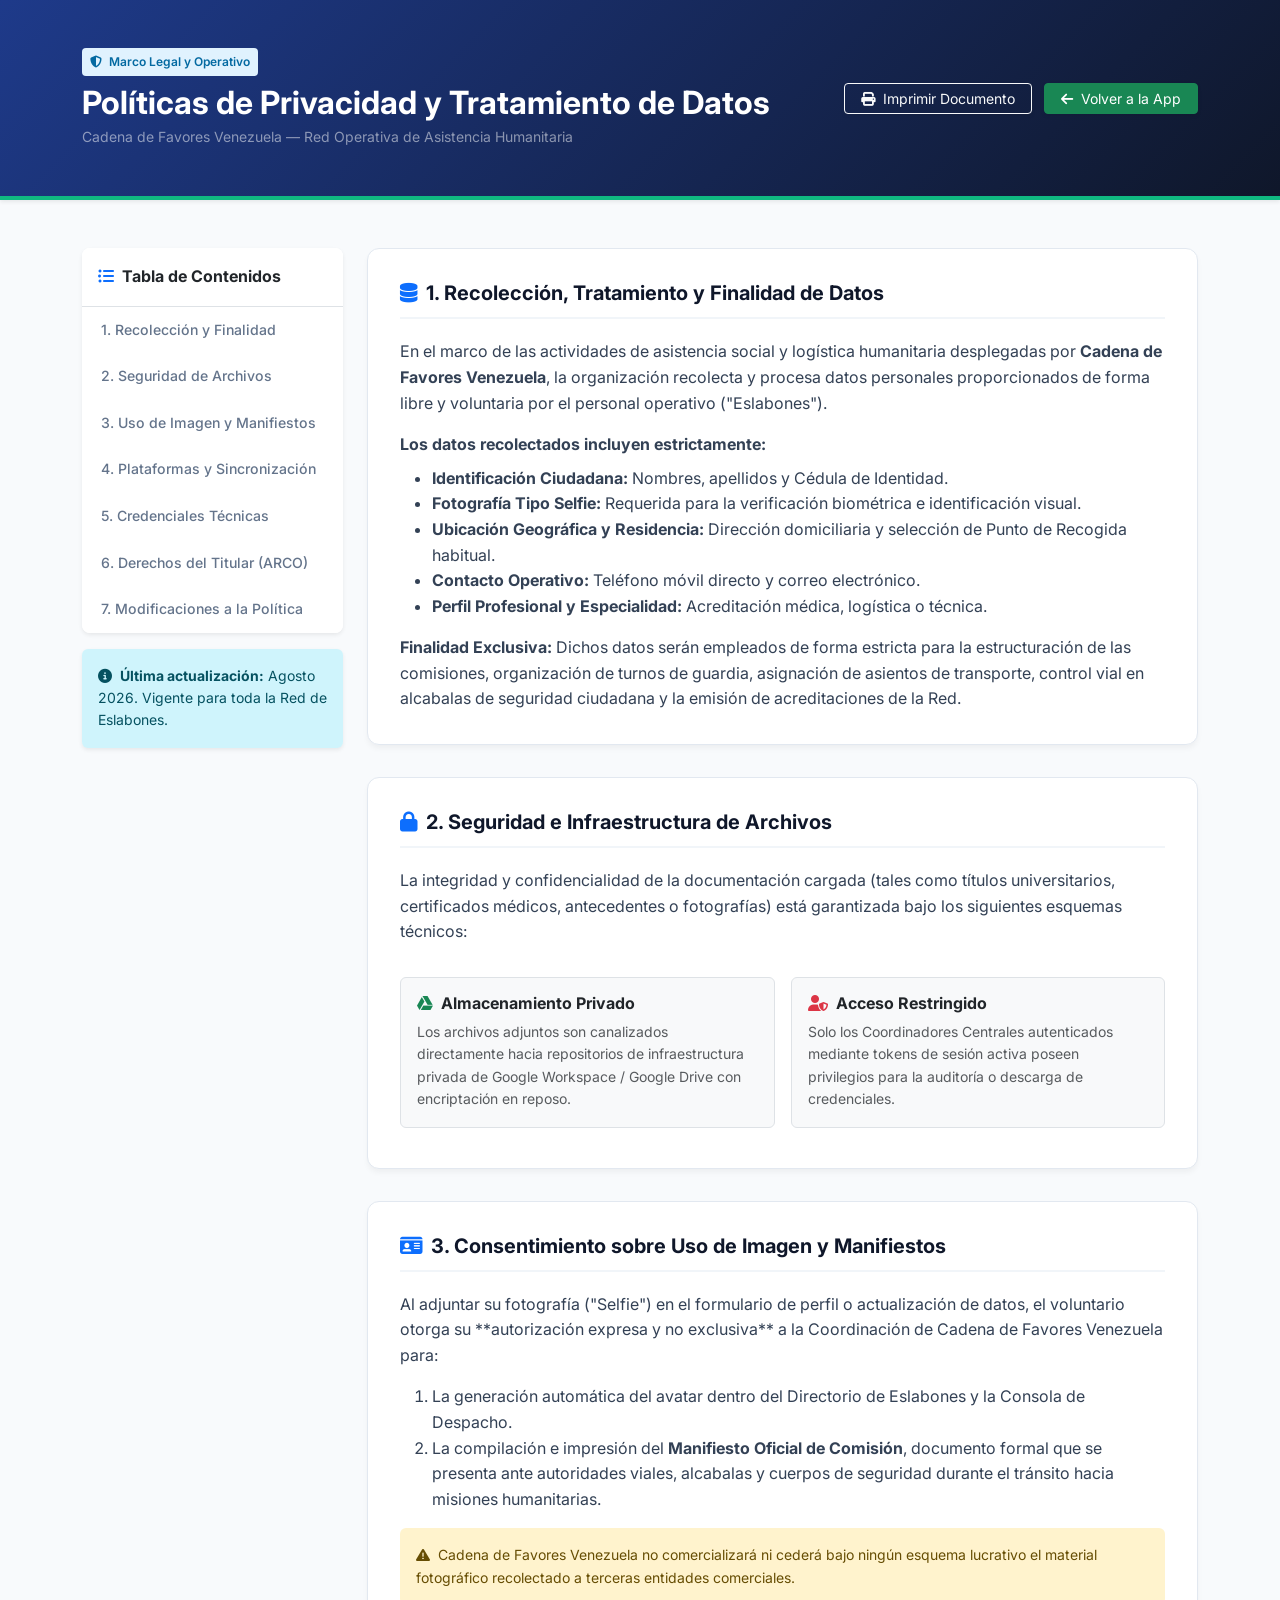
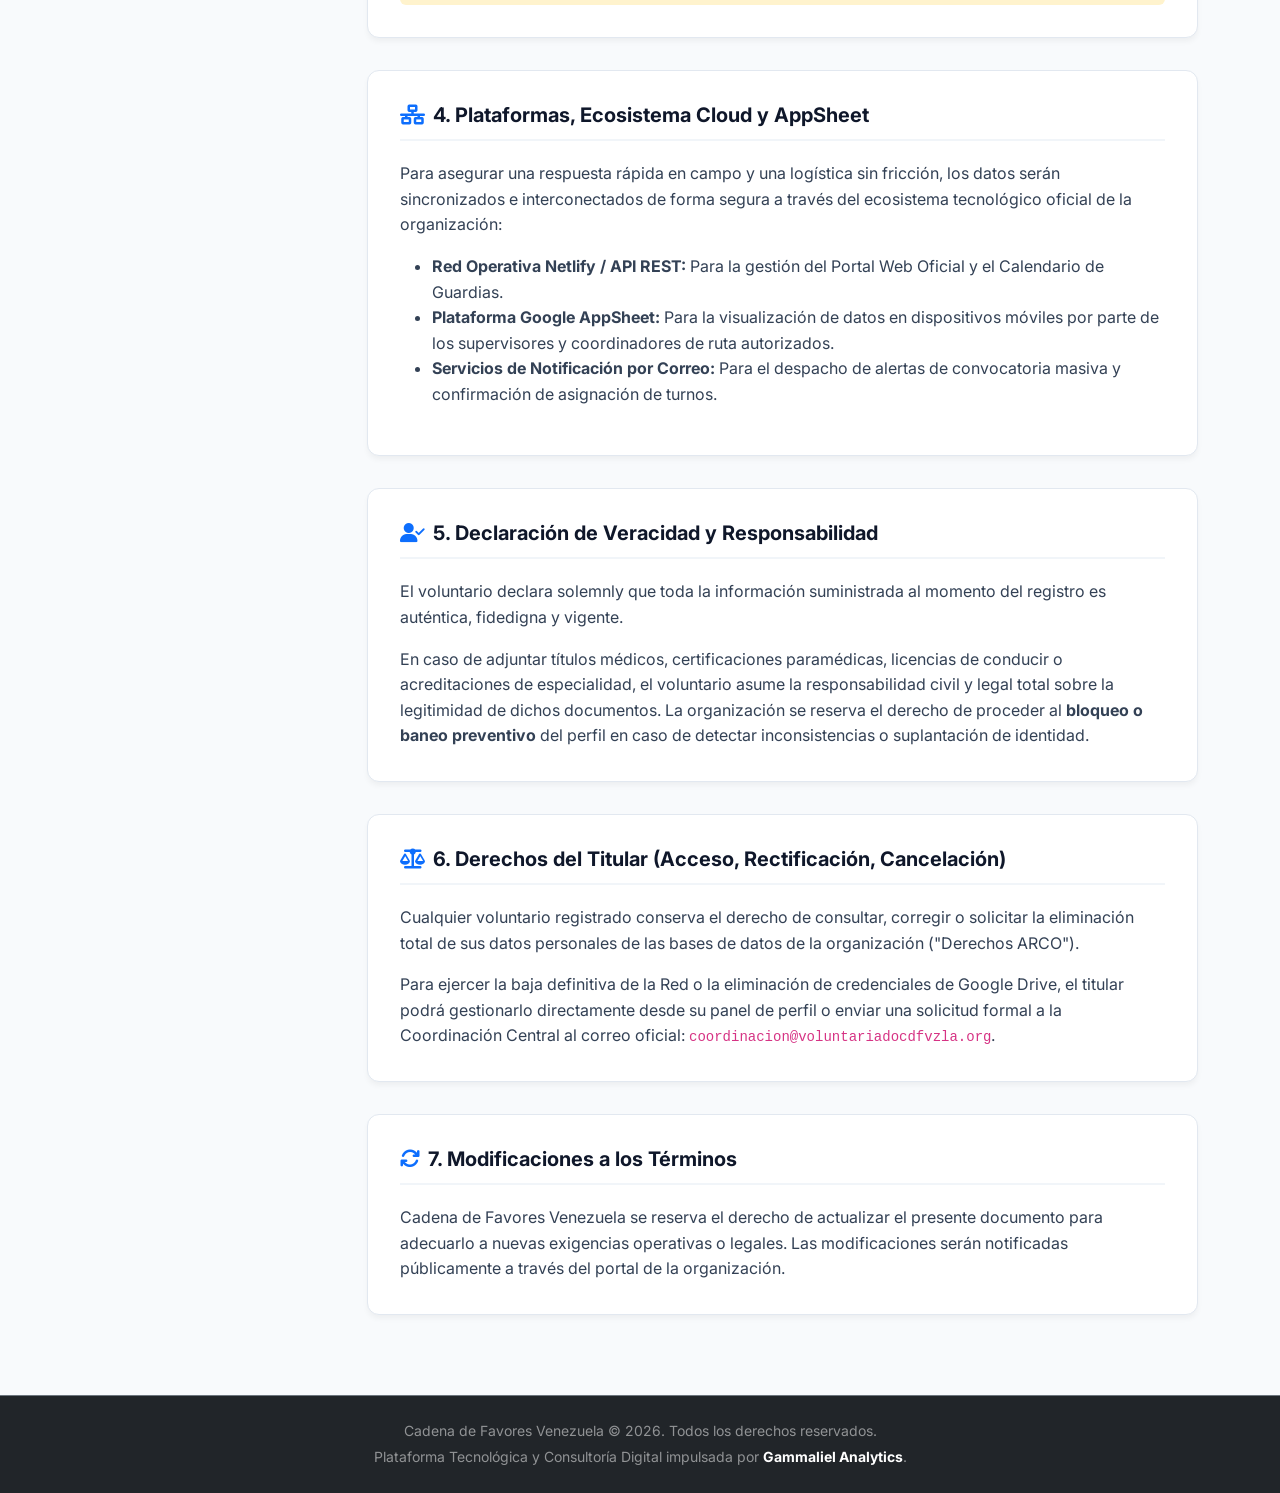
<file: politicas.html>
<!DOCTYPE html>
<html lang="es">
<head>
  <meta charset="UTF-8">
  <meta name="viewport" content="width=device-width, initial-scale=1.0">
  <title>Políticas de Privacidad y Términos de Servicio | Cadena de Favores Venezuela</title>
  
  <!-- Bootstrap 5 CSS & FontAwesome -->
  <link href="https://cdn.jsdelivr.net/npm/bootstrap@5.3.2/dist/css/bootstrap.min.css" rel="stylesheet">
  <link rel="stylesheet" href="https://cdnjs.cloudflare.com/ajax/libs/font-awesome/6.4.0/css/all.min.css">
  <link rel="stylesheet" href="https://cdnjs.cloudflare.com/ajax/libs/animate.css/4.1.1/animate.min.css"/>

  <style>
    @import url('https://fonts.googleapis.com/css2?family=Inter:wght@300;400;500;600;700&display=swap');

    body {
      font-family: 'Inter', sans-serif;
      background-color: #f8fafc;
      color: #334155;
      line-height: 1.6;
    }

    .policy-header {
      background: linear-gradient(135deg, #1e3a8a 0%, #0f172a 100%);
      color: #ffffff;
      padding: 3rem 0;
      border-bottom: 4px solid #10b981;
    }

    .policy-sidebar {
      position: sticky;
      top: 2rem;
    }

    .list-group-policy .list-group-item {
      border: none;
      padding: 0.75rem 1rem;
      font-size: 0.88rem;
      font-weight: 500;
      color: #64748b;
      border-left: 3px solid transparent;
      border-radius: 0;
      transition: all 0.2s ease;
    }

    .list-group-policy .list-group-item:hover,
    .list-group-policy .list-group-item.active {
      color: #1e3a8a;
      background-color: #eff6ff;
      border-left-color: #1e3a8a;
      font-weight: 600;
    }

    .policy-card {
      background: #ffffff;
      border-radius: 12px;
      border: 1px solid #e2e8f0;
      box-shadow: 0 4px 6px -1px rgba(0, 0, 0, 0.05);
      padding: 2rem;
      margin-bottom: 2rem;
    }

    .policy-section-title {
      color: #0f172a;
      font-weight: 700;
      font-size: 1.25rem;
      padding-bottom: 0.75rem;
      border-bottom: 2px solid #f1f5f9;
      margin-bottom: 1.25rem;
      display: flex;
      align-items: center;
      gap: 0.5rem;
    }

    .legal-badge {
      font-size: 0.75rem;
      padding: 0.35em 0.65em;
      background-color: #e0f2fe;
      color: #0369a1;
      border-radius: 4px;
      font-weight: 600;
    }

    /* Ajuste para impresión legal */
    @media print {
      .policy-sidebar, .btn-print-floating, navbar { display: none !important; }
      .col-lg-9 { width: 100% !important; }
      body { background: white; color: black; }
      .policy-card { border: none; box-shadow: none; padding: 0; }
    }
  </style>
</head>
<body>

  <!-- Encabezado Principal -->
  <header class="policy-header shadow-sm">
    <div class="container">
      <div class="d-flex justify-content-between align-items-center flex-wrap gap-3">
        <div>
          <span class="legal-badge mb-2 d-inline-block"><i class="fa-solid fa-shield-halved me-1"></i> Marco Legal y Operativo</span>
          <h2 class="fw-bold mb-1">Políticas de Privacidad y Tratamiento de Datos</h2>
          <p class="text-white-50 mb-0 small">Cadena de Favores Venezuela — Red Operativa de Asistencia Humanitaria</p>
        </div>
        <div>
          <button onclick="window.print()" class="btn btn-outline-light btn-sm px-3 shadow-sm">
            <i class="fa-solid fa-print me-1"></i> Imprimir Documento
          </button>
          <a href="/" class="btn btn-success btn-sm px-3 shadow-sm ms-2">
            <i class="fa-solid fa-arrow-left me-1"></i> Volver a la App
          </a>
        </div>
      </div>
    </div>
  </header>

  <!-- Cuerpo de la Documentación Legal -->
  <main class="container my-5">
    <div class="row g-4">
      
      <!-- Menú de Navegación Lateral (Índice) -->
      <aside class="col-lg-3 d-none d-lg-block">
        <div class="policy-sidebar">
          <div class="card border-0 shadow-sm rounded-3 overflow-hidden">
            <div class="card-header bg-white fw-bold text-dark border-bottom py-3">
              <i class="fa-solid fa-list-ul me-2 text-primary"></i>Tabla de Contenidos
            </div>
            <div class="list-group list-group-flush list-group-policy">
              <a href="#sec-1" class="list-group-item list-group-item-action">1. Recolección y Finalidad</a>
              <a href="#sec-2" class="list-group-item list-group-item-action">2. Seguridad de Archivos</a>
              <a href="#sec-3" class="list-group-item list-group-item-action">3. Uso de Imagen y Manifiestos</a>
              <a href="#sec-4" class="list-group-item list-group-item-action">4. Plataformas y Sincronización</a>
              <a href="#sec-5" class="list-group-item list-group-item-action">5. Credenciales Técnicas</a>
              <a href="#sec-6" class="list-group-item list-group-item-action">6. Derechos del Titular (ARCO)</a>
              <a href="#sec-7" class="list-group-item list-group-item-action">7. Modificaciones a la Política</a>
            </div>
          </div>
          
          <div class="alert alert-info border-0 shadow-sm mt-3 small">
            <i class="fa-solid fa-circle-info me-1"></i> <strong>Última actualización:</strong> Agosto 2026. Vigente para toda la Red de Eslabones.
          </div>
        </div>
      </aside>

      <!-- Contenido Detallado -->
      <section class="col-lg-9">
        
        <!-- Bloque 1 -->
        <article id="sec-1" class="policy-card animate__animated animate__fadeIn">
          <h3 class="policy-section-title">
            <i class="fa-solid fa-database text-primary"></i> 1. Recolección, Tratamiento y Finalidad de Datos
          </h3>
          <p>En el marco de las actividades de asistencia social y logística humanitaria desplegadas por <strong>Cadena de Favores Venezuela</strong>, la organización recolecta y procesa datos personales proporcionados de forma libre y voluntaria por el personal operativo ("Eslabones").</p>
          <p class="mb-2"><strong>Los datos recolectados incluyen estrictamente:</strong></p>
          <ul class="mb-3">
            <li><strong>Identificación Ciudadana:</strong> Nombres, apellidos y Cédula de Identidad.</li>
            <li><strong>Fotografía Tipo Selfie:</strong> Requerida para la verificación biométrica e identificación visual.</li>
            <li><strong>Ubicación Geográfica y Residencia:</strong> Dirección domiciliaria y selección de Punto de Recogida habitual.</li>
            <li><strong>Contacto Operativo:</strong> Teléfono móvil directo y correo electrónico.</li>
            <li><strong>Perfil Profesional y Especialidad:</strong> Acreditación médica, logística o técnica.</li>
          </ul>
          <p class="mb-0"><strong>Finalidad Exclusiva:</strong> Dichos datos serán empleados de forma estricta para la estructuración de las comisiones, organización de turnos de guardia, asignación de asientos de transporte, control vial en alcabalas de seguridad ciudadana y la emisión de acreditaciones de la Red.</p>
        </article>

        <!-- Bloque 2 -->
        <article id="sec-2" class="policy-card">
          <h3 class="policy-section-title">
            <i class="fa-solid fa-lock text-primary"></i> 2. Seguridad e Infraestructura de Archivos
          </h3>
          <p>La integridad y confidencialidad de la documentación cargada (tales como títulos universitarios, certificados médicos, antecedentes o fotografías) está garantizada bajo los siguientes esquemas técnicos:</p>
          <div class="row g-3 my-2">
            <div class="col-md-6">
              <div class="p-3 bg-light border rounded h-100">
                <h6 class="fw-bold text-dark"><i class="fa-brands fa-google-drive me-2 text-success"></i>Almacenamiento Privado</h6>
                <p class="small text-muted mb-0">Los archivos adjuntos son canalizados directamente hacia repositorios de infraestructura privada de Google Workspace / Google Drive con encriptación en reposo.</p>
              </div>
            </div>
            <div class="col-md-6">
              <div class="p-3 bg-light border rounded h-100">
                <h6 class="fw-bold text-dark"><i class="fa-solid fa-user-shield me-2 text-danger"></i>Acceso Restringido</h6>
                <p class="small text-muted mb-0">Solo los Coordinadores Centrales autenticados mediante tokens de sesión activa poseen privilegios para la auditoría o descarga de credenciales.</p>
              </div>
            </div>
          </div>
        </article>

        <!-- Bloque 3 -->
        <article id="sec-3" class="policy-card">
          <h3 class="policy-section-title">
            <i class="fa-solid fa-id-card text-primary"></i> 3. Consentimiento sobre Uso de Imagen y Manifiestos
          </h3>
          <p>Al adjuntar su fotografía ("Selfie") en el formulario de perfil o actualización de datos, el voluntario otorga su **autorización expresa y no exclusiva** a la Coordinación de Cadena de Favores Venezuela para:</p>
          <ol>
            <li>La generación automática del avatar dentro del Directorio de Eslabones y la Consola de Despacho.</li>
            <li>La compilación e impresión del <strong>Manifiesto Oficial de Comisión</strong>, documento formal que se presenta ante autoridades viales, alcabalas y cuerpos de seguridad durante el tránsito hacia misiones humanitarias.</li>
          </ol>
          <div class="alert alert-warning border-0 small mb-0">
            <i class="fa-solid fa-triangle-exclamation me-1"></i> Cadena de Favores Venezuela no comercializará ni cederá bajo ningún esquema lucrativo el material fotográfico recolectado a terceras entidades comerciales.
          </div>
        </article>

        <!-- Bloque 4 -->
        <article id="sec-4" class="policy-card">
          <h3 class="policy-section-title">
            <i class="fa-solid fa-network-wired text-primary"></i> 4. Plataformas, Ecosistema Cloud y AppSheet
          </h3>
          <p>Para asegurar una respuesta rápida en campo y una logística sin fricción, los datos serán sincronizados e interconectados de forma segura a través del ecosistema tecnológico oficial de la organización:</p>
          <ul>
            <li><strong>Red Operativa Netlify / API REST:</strong> Para la gestión del Portal Web Oficial y el Calendario de Guardias.</li>
            <li><strong>Plataforma Google AppSheet:</strong> Para la visualización de datos en dispositivos móviles por parte de los supervisores y coordinadores de ruta autorizados.</li>
            <li><strong>Servicios de Notificación por Correo:</strong> Para el despacho de alertas de convocatoria masiva y confirmación de asignación de turnos.</li>
          </ul>
        </article>

        <!-- Bloque 5 -->
        <article id="sec-5" class="policy-card">
          <h3 class="policy-section-title">
            <i class="fa-solid fa-user-check text-primary"></i> 5. Declaración de Veracidad y Responsabilidad
          </h3>
          <p>El voluntario declara solemnly que toda la información suministrada al momento del registro es auténtica, fidedigna y vigente.</p>
          <p class="mb-0">En caso de adjuntar títulos médicos, certificaciones paramédicas, licencias de conducir o acreditaciones de especialidad, el voluntario asume la responsabilidad civil y legal total sobre la legitimidad de dichos documentos. La organización se reserva el derecho de proceder al <strong>bloqueo o baneo preventivo</strong> del perfil en caso de detectar inconsistencias o suplantación de identidad.</p>
        </article>

        <!-- Bloque 6 -->
        <article id="sec-6" class="policy-card">
          <h3 class="policy-section-title">
            <i class="fa-solid fa-scale-balanced text-primary"></i> 6. Derechos del Titular (Acceso, Rectificación, Cancelación)
          </h3>
          <p>Cualquier voluntario registrado conserva el derecho de consultar, corregir o solicitar la eliminación total de sus datos personales de las bases de datos de la organización ("Derechos ARCO").</p>
          <p class="mb-0">Para ejercer la baja definitiva de la Red o la eliminación de credenciales de Google Drive, el titular podrá gestionarlo directamente desde su panel de perfil o enviar una solicitud formal a la Coordinación Central al correo oficial: <code>coordinacion@voluntariadocdfvzla.org</code>.</p>
        </article>

        <!-- Bloque 7 -->
        <article id="sec-7" class="policy-card">
          <h3 class="policy-section-title">
            <i class="fa-solid fa-arrows-rotate text-primary"></i> 7. Modificaciones a los Términos
          </h3>
          <p class="mb-0">Cadena de Favores Venezuela se reserva el derecho de actualizar el presente documento para adecuarlo a nuevas exigencias operativas o legales. Las modificaciones serán notificadas públicamente a través del portal de la organización.</p>
        </article>

      </section>
    </div>
  </main>

  <footer class="bg-dark text-white-50 py-4 border-top border-secondary mt-5">
    <div class="container text-center small">
      <p class="mb-1">Cadena de Favores Venezuela &copy; 2026. Todos los derechos reservados.</p>
      <p class="mb-0">Plataforma Tecnológica y Consultoría Digital impulsada por <a href="https://gammalielanalytics.com/" target="_blank" class="text-white text-decoration-none fw-bold">Gammaliel Analytics</a>.</p>
    </div>
  </footer>

  <!-- Highlight automático del índice al hacer scroll -->
  <script>
    document.addEventListener('DOMContentLoaded', () => {
      const links = document.querySelectorAll('.list-group-policy a');
      window.addEventListener('scroll', () => {
        let current = '';
        document.querySelectorAll('article').forEach(section => {
          const sectionTop = section.offsetTop;
          if (pageYOffset >= sectionTop - 150) {
            current = section.getAttribute('id');
          }
        });

        links.forEach(link => {
          link.classList.remove('active');
          if (link.getAttribute('href') === `#${current}`) {
            link.classList.add('active');
          }
        });
      });
    });
  </script>
</body>
</html>
</file>
<file: css/styles.css>
:root {
  --color-brand: #1E3A8A;
  --color-accent: #86C232;
  --color-accent-hover: #72a829;
}

/* Eliminar márgenes y paddings por defecto para evitar espacios blancos superiores */
html, body {
  margin: 0 !important;
  padding: 0 !important;
  width: 100%;
  overflow-x: hidden;
  font-family: 'Segoe UI', system-ui, -apple-system, sans-serif;
  color: #334155;
}

main {
  margin-top: 0 !important;
  padding-top: 0 !important;
}

.bg-brand {
  background-color: var(--color-brand) !important;
}

.text-brand {
  color: var(--color-brand) !important;
}

.text-accent {
  color: var(--color-accent) !important;
}

.btn-brand {
  background-color: var(--color-brand);
  color: white;
}
.btn-brand:hover {
  background-color: #172554;
  color: white;
}

.btn-accent {
  background-color: var(--color-accent);
  color: white;
}
.btn-accent:hover {
  background-color: var(--color-accent-hover);
  color: white;
}

.brand-logo {
  height: 40px;
  width: auto;
  border-radius: 50%;
  background: white;
  padding: 2px;
}

.hero-section {
  background: linear-gradient(rgba(30, 58, 138, 0.85), rgba(30, 58, 138, 0.85)), url('../assets/banner01.jpeg') center/cover no-repeat;
  min-height: 80vh;
}

.divider {
  width: 60px;
  height: 4px;
  border-radius: 2px;
}

.icon-box {
  width: 70px;
  height: 70px;
  border-radius: 50%;
  display: flex;
  align-items: center;
  justify-content: center;
}

/* ==========================================================================
   ESTILOS UNIFICADOS DEL NAVBAR INSTITUCIONAL (COMPACTO Y MODERNO)
   Cadena de Favores Venezuela
   ========================================================================== */

/* 1. Contenedor Principal Flotante */
.navbar-institucional {
  position: fixed !important;
  top: 0 !important;
  left: 0 !important;
  width: 100% !important;
  z-index: 1030 !important;
  background-color: rgba(13, 27, 42, 0.96) !important; /* Azul medianoche sobrio */
  backdrop-filter: blur(10px);
  -webkit-backdrop-filter: blur(10px);
  box-shadow: 0 4px 12px rgba(0, 0, 0, 0.25);
  padding-top: 0.4rem !important;
  padding-bottom: 0.4rem !important;
  transition: all 0.2s ease-in-out;
}

/* 2. Marca / Logo */
.navbar-institucional .navbar-brand {
  font-size: 1rem !important;
  letter-spacing: -0.3px;
  display: flex !important;
  align-items: center;
  gap: 0.5rem;
}

.navbar-institucional .navbar-brand img {
  height: 36px !important;
  width: auto;
}

/* 3. Enlaces de Navegación (Forzado a 1 sola línea) */
.navbar-institucional .nav-link {
  color: #f8fafc !important;
  font-weight: 500 !important;
  font-size: 0.82rem !important; /* Tamaño compacto proporcional */
  white-space: nowrap !important; /* EVITA EL SALTO A DOBLE RENGLÓN */
  padding: 0.35rem 0.6rem !important;
  display: inline-flex !important;
  align-items: center;
  gap: 0.35rem;
  transition: color 0.2s ease, transform 0.15s ease;
}

.navbar-institucional .nav-link:hover {
  color: #fbbf24 !important; /* Amarillo ámbar al pasar el cursor */
  transform: translateY(-1px);
}

.navbar-institucional .nav-link.active {
  color: #fbbf24 !important;
  font-weight: 600 !important;
}

/* Iconos integrados dentro de los enlaces */
.navbar-institucional .nav-link i {
  font-size: 0.85rem;
}

/* 4. Badge de Rol Inyectado (Panel Coordinador / Eslabón) */
#sessionRoleBadgeContainer .badge {
  font-size: 0.72rem !important;
  padding: 0.35rem 0.65rem !important;
  font-weight: 600 !important;
  border-radius: 50rem !important;
  white-space: nowrap !important;
  letter-spacing: 0.2px;
  box-shadow: 0 2px 4px rgba(220, 53, 69, 0.25);
}

/* 5. Botón de Acción Principal (Involúcrate / Registro) */
.btn-involucrate-nav {
  background-color: #10b981 !important;
  border-color: #10b981 !important;
  color: #ffffff !important;
  font-weight: 600 !important;
  font-size: 0.78rem !important;
  border-radius: 50rem !important;
  padding: 0.38rem 0.9rem !important;
  white-space: nowrap !important;
  transition: all 0.2s ease-in-out;
}

.btn-involucrate-nav:hover {
  background-color: #059669 !important;
  border-color: #059669 !important;
  transform: translateY(-1px);
  box-shadow: 0 4px 8px rgba(16, 185, 129, 0.3);
}

/* 6. Botón Cerrar Sesión (Si aplica en la barra) */
.btn-logout-nav {
  background-color: rgba(220, 53, 69, 0.1) !important;
  border: 1px solid rgba(220, 53, 69, 0.4) !important;
  color: #ff6b6b !important;
  font-weight: 600 !important;
  font-size: 0.78rem !important;
  border-radius: 0.375rem !important;
  padding: 0.38rem 0.75rem !important;
  white-space: nowrap !important;
  transition: all 0.2s ease-in-out;
}

.btn-logout-nav:hover {
  background-color: #dc3545 !important;
  color: #ffffff !important;
  border-color: #dc3545 !important;
}

/* ========================================================================== */
/* BOTONES FLOTANTES DE ACCESO RÁPIDO                                         */
/* ========================================================================== */

/* Ajuste para que el de WhatsApp no tape al de donar en pantallas pequeñas */
.btn-float-whatsapp {
  bottom: 80px !important;
}

.floating-buttons-container {
  position: fixed;
  bottom: 25px;
  right: 25px;
  z-index: 1050;
  display: flex;
  flex-direction: column;
  gap: 12px;
  align-items: center;
}

@keyframes ctaPulse {
  0% {
    transform: scale(1);
    box-shadow: 0 4px 12px rgba(37, 211, 102, 0.4);
  }
  50% {
    transform: scale(1.1);
    box-shadow: 0 0 20px rgba(37, 211, 102, 0.8);
  }
  100% {
    transform: scale(1);
    box-shadow: 0 4px 12px rgba(37, 211, 102, 0.4);
  }
}

.btn-float-whatsapp {
  width: 55px;
  height: 55px;
  background-color: #25d366;
  color: white;
  border-radius: 50%;
  display: flex;
  align-items: center;
  justify-content: center;
  font-size: 1.8rem;
  box-shadow: 0 4px 12px rgba(0, 0, 0, 0.25);
  text-decoration: none;
  /*animation: ctaPulse 2s infinite ease-in-out;*/
  transition: transform 0.2s ease;
}

.btn-float-whatsapp:hover {
  background-color: #20ba5a;
  color: white;
  animation: none;
  transform: scale(1.15);
  box-shadow: 0 6px 20px rgba(37, 211, 102, 0.6);
}

/* ==========================================================================
   BOTÓN FLOTANTE DE IR ARRIBA (TOP)
   ========================================================================== */

.btn-float-top {
  width: 42px;
  height: 42px;
  background-color: #0d1b2a;
  color: white;
  border-radius: 50%;
  display: flex;
  align-items: center;
  justify-content: center;
  font-size: 1rem;
  box-shadow: 0 4px 10px rgba(0, 0, 0, 0.2);
  transition: all 0.3s ease;
  border: 1px solid rgba(255, 255, 255, 0.1);
  opacity: 0;
  visibility: hidden;
  cursor: pointer;
}

.btn-float-top.show {
  opacity: 1;
  visibility: visible;
}

.btn-float-top:hover {
  background-color: #1b263b;
  color: #ffc107;
  transform: scale(1.08);
}

/* ==========================================================================
   BOTÓN FLOTANTE DE DONAR (Expandible en Hover con Pulso)
   ========================================================================== */
.btn-float-donar {
  position: fixed;
  bottom: 150px; /* Posicionado arriba del de WhatsApp */
  right: 20px;
  height: 55px;
  padding: 0 17px; /* Padding simétrico inicial */
  background-color: #ffc107; /* Color warning llamativo */
  color: #0d1b2a;
  border-radius: 50rem; /* Forma de píldora */
  display: flex;
  align-items: center;
  justify-content: center;
  font-size: 22px;
  box-shadow: 0 4px 12px rgba(255, 193, 7, 0.4);
  z-index: 1000;
  transition: all 0.35s cubic-bezier(0.4, 0, 0.2, 1);
  text-decoration: none;
  overflow: hidden;
  white-space: nowrap;
}

/* Estilo y transición para el texto interno */
.btn-float-donar .btn-text {
  max-width: 0;
  opacity: 0;
  font-size: 15px;
  font-weight: 700;
  margin-left: 0;
  transition: max-width 0.35s cubic-bezier(0.4, 0, 0.2, 1), opacity 0.25s ease, margin-left 0.35s ease;
  display: inline-block;
  overflow: hidden;
}

/* Comportamiento al pasar el cursor (Hover) */
.btn-float-donar:hover {
  background-color: #ffca2c;
  transform: scale(1.05);
  box-shadow: 0 6px 20px rgba(255, 193, 7, 0.6);
  color: #000;
}

.btn-float-donar:hover .btn-text {
  max-width: 120px; /* Espacio suficiente para la palabra "Donaciones" */
  opacity: 1;
  margin-left: 8px; /* Separa visualmente el icono del texto */
}

/* Efecto de pulso para el botón de donar */
.pulse-animation {
  animation: pulse 2s infinite;
}

@keyframes pulse {
  0% { transform: scale(1); box-shadow: 0 0 0 0 rgba(255, 193, 7, 0.7); }
  70% { transform: scale(1.05); box-shadow: 0 0 0 10px rgba(255, 193, 7, 0); }
  100% { transform: scale(1); box-shadow: 0 0 0 0 rgba(255, 193, 7, 0); }
}

/* ==========================================================================
   EFECTO PARALAJE EN HERO LANDING (CSS PURO)
   ========================================================================== */
.hero-landing {
  background: linear-gradient(rgba(13, 27, 42, 0.88), rgba(13, 27, 42, 0.94)), 
              url('../assets/banner01.jpeg') center/cover no-repeat;
  /* Fija la imagen de fondo para generar el efecto de desplazamiento */
  background-attachment: fixed;
}

/* Manejo defensivo para dispositivos móviles (evita tirones en Safari/iOS) */
@media (max-width: 768px) {
  .hero-landing {
    /* En móviles se desactiva el 'fixed' para garantizar máxima fluidez de renderizado */
    background-attachment: scroll;
  }
}


/* ========================================================================== */
/* TARJETAS INTERACTIVAS CON HOVER                                            */
/* ========================================================================== */
.card-valor-hover,
.card-trabajo-hover {
  position: relative;
  overflow: hidden;
  border-radius: 0.75rem;
  min-height: 250px;
  background-size: cover;
  background-position: center;
  transition: transform 0.4s ease, box-shadow 0.4s ease;
}

.card-valor-hover .card-body-content,
.card-trabajo-hover .card-body-content {
  position: relative;
  z-index: 2;
  background-color: #ffffff;
  transition: background-color 0.4s ease, color 0.4s ease;
  height: 100%;
  display: flex;
  flex-direction: column;
  justify-content: center;
  align-items: center;
  padding: 1.5rem;
}

.card-valor-hover::before,
.card-trabajo-hover::before {
  content: "";
  position: absolute;
  top: 0;
  left: 0;
  width: 100%;
  height: 100%;
  background: rgba(13, 27, 42, 0.85);
  opacity: 0;
  z-index: 1;
  transition: opacity 0.4s ease;
}

.card-valor-hover:hover::before,
.card-trabajo-hover:hover::before {
  opacity: 1;
}

.card-valor-hover:hover,
.card-trabajo-hover:hover {
  transform: translateY(-5px);
  box-shadow: 0 1rem 3rem rgba(0,0,0,0.175) !important;
}

.card-valor-hover:hover .card-body-content,
.card-trabajo-hover:hover .card-body-content {
  background-color: transparent !important;
  color: #ffffff !important;
}

.card-valor-hover:hover .card-body-content h3,
.card-valor-hover:hover .card-body-content p,
.card-valor-hover:hover .card-body-content i,
.card-trabajo-hover:hover .card-body-content h3,
.card-trabajo-hover:hover .card-body-content h4,
.card-trabajo-hover:hover .card-body-content p,
.card-trabajo-hover:hover .card-body-content span,
.card-trabajo-hover:hover .card-body-content i {
  color: #ffffff !important;
  text-shadow: 0 2px 4px rgba(0, 0, 0, 0.5);
}

.card-valor-hover .card-body-content *,
.card-trabajo-hover .card-body-content * {
  transition: all 0.4s ease;
}

/* ========================================================================== */
/* HERO HEADERS UNIFICADOS (TRABAJO Y CALENDARIO)                             */
/* ========================================================================== */
.hero-trabajo,
.hero-calendario {
  position: relative;
  background-size: cover;
  background-position: center;
  background-repeat: no-repeat;
  background-color: #1E3A8A;
}

.hero-trabajo::before,
.hero-calendario::before {
  content: "";
  position: absolute;
  top: 0;
  left: 0;
  width: 100%;
  height: 100%;
  background: linear-gradient(rgba(30, 58, 138, 0.75), rgba(30, 58, 138, 0.85));
  z-index: 1;
}

.hero-trabajo .container,
.hero-calendario .container {
  position: relative;
  z-index: 2;
}

.hero-trabajo h1,
.hero-calendario h1 {
  font-weight: 800 !important;
  text-shadow: 0 3px 8px rgba(0, 0, 0, 0.6);
}

.hero-trabajo p,
.hero-calendario p {
  color: #ffffff !important;
  font-weight: 500 !important;
  text-shadow: 0 2px 5px rgba(0, 0, 0, 0.6);
}

.hero-trabajo .badge {
  background-color: rgba(251, 191, 36, 0.95) !important;
  color: #1e293b !important;
  border: 1px solid #f59e0b !important;
  box-shadow: 0 2px 6px rgba(0, 0, 0, 0.3);
}

.hero-calendario .badge {
  background-color: rgba(16, 185, 129, 0.9) !important;
  color: #ffffff !important;
  border: 1px solid #34d399 !important;
  box-shadow: 0 2px 6px rgba(0, 0, 0, 0.3);
}


/* ========================================================================== */
/* UNIFICACIÓN TIPOGRÁFICA DE HÉROES (Landing, Trabajo y Calendario)          */
/* ========================================================================== */
.hero-section h1,
.hero-trabajo h1,
.hero-calendario h1 {
  font-size: calc(1.475rem + 2.7vw) !important; /* Equivalente exacto a display-4 de Bootstrap */
  font-weight: 700 !important;
  line-height: 1.2 !important;
  text-shadow: 0 3px 8px rgba(0, 0, 0, 0.5);
}

.hero-section p,
.hero-trabajo p,
.hero-calendario p {
  font-size: 1.25rem !important; /* Equivalente exacto a la clase lead */
  font-weight: 400 !important;
  line-height: 1.5 !important;
  text-shadow: 0 2px 5px rgba(0, 0, 0, 0.4);
}

/* ========================================================================== */
/* ESTILOS UNIFICADOS DE LA GRILLA DEL CALENDARIO DE GUARDIAS                 */
/* ========================================================================== */
#calendarGrid,
.calendar-grid {
  display: grid !important;
  grid-template-columns: repeat(7, 1fr) !important;
  gap: 1px !important;
  background-color: #cbd5e1 !important;
  border: 1px solid #cbd5e1 !important;
  border-radius: 0 0 8px 8px !important;
  overflow: hidden !important;
  width: 100% !important;
  box-sizing: border-box !important;
}

.calendar-header-day {
  background-color: #0f172a !important;
  color: #ffffff !important;
  font-weight: 700 !important;
  font-size: 0.8rem !important;
  text-align: center !important;
  padding: 0.6rem 0.2rem !important;
  text-transform: uppercase !important;
  letter-spacing: 0.5px !important;
}

.calendar-day {
  background-color: #ffffff !important;
  min-height: 90px !important;
  padding: 6px !important;
  display: flex !important;
  flex-direction: column !important;
  justify-content: space-between !important;
  position: relative !important;
  box-sizing: border-box !important;
  transition: background-color 0.2s ease;
}

.calendar-day:hover {
  background-color: #f1f5f9 !important;
  cursor: pointer !important;
}

.calendar-day.empty {
  background-color: #f8fafc !important;
  cursor: default !important;
}

.calendar-day.other-month {
  background-color: #f8fafc !important;
  opacity: 0.4;
}

.calendar-day.today {
  background-color: #eff6ff !important;
  border: 2px solid #3b82f6 !important;
}

.day-number,
.calendar-day-number {
  font-weight: 700 !important;
  font-size: 0.85rem !important;
  color: #0f172a !important;
}

.guardia-indicador {
  display: flex !important;
  align-items: center !important;
  justify-content: space-between !important;
  padding: 3px 6px !important;
  border-radius: 4px !important;
  font-size: 0.72rem !important;
  font-weight: 600 !important;
  color: #ffffff !important;
  margin-top: 4px !important;
}

.guardia-gris  { background-color: #64748b !important; }
.guardia-baja  { background-color: #10b981 !important; }
.guardia-media { background-color: #f59e0b !important; }
.guardia-alta { background-color: #ef4444!important; }
.guardia-azul  { background-color: #3b82f6 !important; }

@media (max-width: 768px) {
  .calendar-day {
    min-height: 65px !important;
    padding: 3px !important;
  }
  .calendar-header-day {
    font-size: 0.7rem !important;
    padding: 0.4rem 0.1rem !important;
  }
  .calendar-day-number,
  .day-number {
    font-size: 0.75rem !important;
  }
  .guardia-indicador {
    font-size: 0.65rem !important;
    padding: 2px 4px !important;
  }
} 

/* ==========================================================================
   ESTILOS ESPECÍFICOS: MÓDULO DE DONACIONES E INSUMOS
   Cadena de Favores Venezuela
   ========================================================================== */

.hero-donaciones {
  background: linear-gradient(rgba(13, 27, 42, 0.85), rgba(13, 27, 42, 0.9)), url('../assets/esperanza-cdf.jpg');
  background-attachment: fixed;
  background-size: cover;
  background-position: center;
  padding-top: 9rem !important;
  padding-bottom: 5rem !important;
}

/* Manejo defensivo para dispositivos móviles (evita tirones en Safari/iOS) */
@media (max-width: 768px) {
  .hero-donaciones {
    /* En móviles se desactiva el 'fixed' para garantizar máxima fluidez de renderizado */
    background-attachment: scroll;
  }
}

.donation-card {
  border: none;
  border-radius: 1rem;
  transition: transform 0.2s ease, box-shadow 0.2s ease;
  background: #ffffff;
}

.donation-card:hover {
  transform: translateY(-3px);
  box-shadow: 0 10px 20px rgba(0, 0, 0, 0.08) !important;
}

.payment-method-box {
  background: #f8fafc;
  border: 1px solid #e2e8f0;
  border-radius: 0.75rem;
  padding: 1.5rem;
  height: 100%;
}

.dropzone-card {
  background: #ffffff;
  border: 1px solid #e2e8f0;
  border-radius: 1rem;
  padding: 1.5rem;
  height: 100%;
  box-shadow: 0 2px 4px rgba(0,0,0,0.02);
}

.badge-supply {
  font-size: 0.8rem;
  font-weight: 500;
  padding: 0.4rem 0.75rem;
  border-radius: 50rem;
  background-color: #e0f2fe;
  color: #0369a1;
  display: inline-block;
  margin: 0.2rem;
}

/* ==========================================================================
   EFECTO DE RELIEVE Y ELEVACIÓN EN HOVER (TARJETAS DE DONACIONES)
   ========================================================================== */
.payment-method-box, 
.dropzone-card, 
.container .card {
  transition: transform 0.25s ease-in-out, box-shadow 0.25s ease-in-out !important;
}

.payment-method-box:hover, 
.dropzone-card:hover, 
.container .card:hover {
  transform: translateY(-5px) !important;
  box-shadow: 0 12px 24px rgba(0, 0, 0, 0.12) !important;
  border-color: rgba(16, 185, 129, 0.4) !important; /* Sutil destello corporativo opcional */
} 

/* ==========================================================================
   BOTÓN OUTLINE INSTITUCIONAL: DONACIÓN (DORADO PREMIUM)
   ========================================================================== */
.btn-outline-donacion {
  color: #d89415;
  border-color: #D4AF37;
  background-color: #0d1b2a;
  transition: all 0.3s ease-in-out;
}

.btn-outline-donacion:hover,
.btn-outline-donacion:focus {
  background-color: #D4AF37;
  color: #0d1b2a; /* Azul institucional profundo para alto contraste */
  border-color: #D4AF37;
  box-shadow: 0 4px 12px rgba(212, 175, 55, 0.3);
}

/* ==========================================================================
   ESTILOS DE TARJETAS DE INSUMOS CON IMAGEN DE FONDO Y OVERLAY
   ========================================================================== */
.dropzone-card-bg {
  position: relative;
  background-size: cover;
  background-position: center;
  border-radius: 1rem;
  overflow: hidden;
  border: none !important;
}

/* Capa translúcida oscura/clara sobre la imagen para asegurar contraste y legibilidad */
.dropzone-card-bg::before {
  content: "";
  position: absolute;
  top: 0;
  left: 0;
  width: 100%;
  height: 100%;
  background: rgba(255, 255, 255, 0.92); /* Fondo blanco semitransparente (92% opaco) */
  z-index: 1;
}

/* Forzar que el contenido interno quede por encima de la capa de fondo */
.dropzone-card-bg > * {
  position: relative;
  z-index: 2;
}

/* ==========================================================================
   DESPLEGABLE NAVBAR EN HOVER (SOLO ESCRITORIO >= 992px)
   ========================================================================== */
@media (min-width: 992px) {
  /* Mostrar el menú desplegable al posicionar el cursor */
  .navbar-nav .nav-item-hover:hover .dropdown-menu {
    display: block;
    animation: fadeInMenu 0.2s ease-in-out forwards;
  }
}

/* Animación sutil de aparición */
@keyframes fadeInMenu {
  from {
    opacity: 0;
    transform: translateY(6px);
  }
  to {
    opacity: 1;
    transform: translateY(0);
  }
}

/* Estilo para los ítems dentro del desplegable */
.dropdown-menu-dark .dropdown-item:hover {
  background-color: rgba(255, 193, 7, 0.15);
  color: #ffc107;
}
</file>
